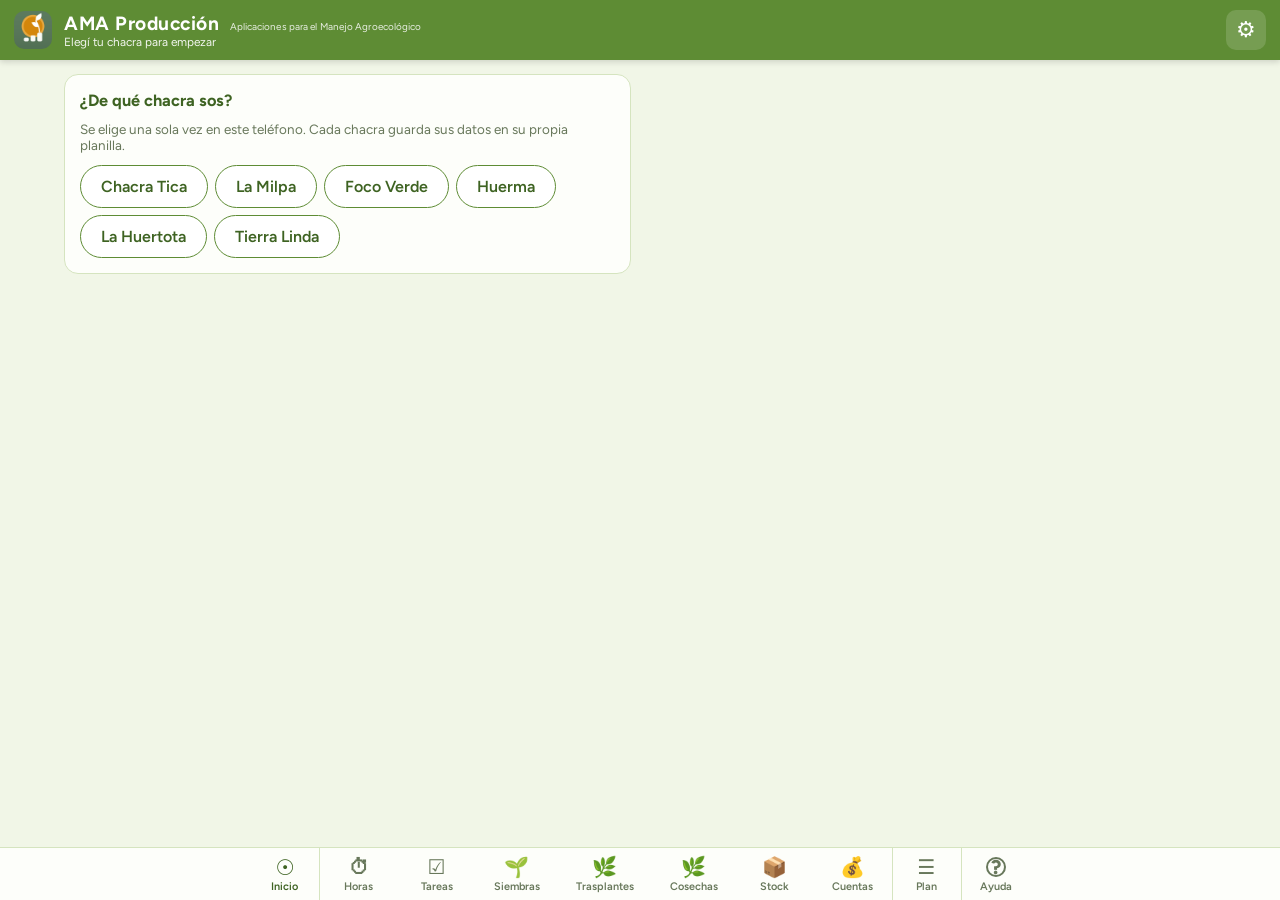
<file: docs/index.html>
<!DOCTYPE html>
<html lang="es">
<head>
<meta charset="utf-8">
<meta name="viewport" content="width=device-width, initial-scale=1, viewport-fit=cover">
<meta name="theme-color" content="#5E8C34" media="(prefers-color-scheme: light)">
<meta name="theme-color" content="#1C2416" media="(prefers-color-scheme: dark)">
<title>AMA Producción</title>
<script>
  /* El tema elegido a mano (Configuración → Apariencia) va antes de dibujar
     nada: si no, abrir en oscuro mostraría un instante la pantalla blanca.
     Sin elegir, manda el teléfono (prefers-color-scheme en styles.css). */
  try {
    var tema = JSON.parse(localStorage.getItem("monagric_tema") || '""');
    if (tema === "claro" || tema === "oscuro") document.documentElement.dataset.tema = tema;
  } catch (e) {}
</script>
<link rel="preload" href="fuentes/figtree.woff2" as="font" type="font/woff2" crossorigin>
<link rel="manifest" href="manifest.webmanifest">
<link rel="icon" href="img/icon-192.png">
<link rel="apple-touch-icon" href="img/icon-192.png">
<link rel="stylesheet" href="styles.css">
</head>
<body>

<header class="topbar">
  <img src="img/icon-192.png" alt="" class="topbar-logo">
  <div class="topbar-title">
    <h1>AMA Producción <small>Aplicaciones para el Manejo Agroecológico</small></h1>
    <span id="estado-sync" class="estado-sync">Cargando…</span>
  </div>
  <button id="btn-ajustes" class="topbar-btn" title="Ajustes" aria-label="Ajustes">&#9881;</button>
</header>

<main id="vista"></main>

<!-- Inicio y Plan quedan fijos en las puntas; el medio se desliza con el dedo
     para ir sumando secciones sin que la barra se apriete. -->
<nav class="tabs">
  <button data-vista="inicio" class="tab fija activa"><span class="tab-icono">&#9737;</span>Inicio</button>

  <div class="tabs-medio" id="tabs-medio">
    <button data-vista="horas" class="tab"><span class="tab-icono">&#9201;</span>Horas</button>
    <button data-vista="tareas" class="tab"><span class="tab-icono">&#9745;</span>Tareas</button>
    <button data-vista="siembras" class="tab"><span class="tab-icono">&#127793;</span>Siembras</button>
    <button data-vista="trasplantes" class="tab"><span class="tab-icono">&#127807;</span>Trasplantes</button>
    <button data-vista="cosechas" class="tab"><span class="tab-icono">&#127807;</span>Cosechas</button>
    <button data-vista="stock" class="tab" hidden><span class="tab-icono">&#128230;</span>Stock</button>
    <button data-vista="cuentas" class="tab" hidden><span class="tab-icono">&#128176;</span>Cuentas</button>
  </div>

  <button data-vista="plan" class="tab fija"><span class="tab-icono">&#9776;</span>Plan</button>
  <!-- La guía es una página aparte: no se descarga con la app ni la guarda
       el service worker, así no la hace más lenta. -->
  <a class="tab fija tab-ayuda" href="ayuda/" target="_blank" rel="noopener"
     title="Guía de uso de la app"><span class="tab-icono">?</span>Ayuda</a>
</nav>

<div id="aviso" class="aviso oculto"></div>

<!-- El frontend, en orden: cada archivo usa lo que cargaron los anteriores.
     Ver la cabecera de cada uno. Antes era un solo app.js de 6.200 líneas. -->
<script src="js/base.js"></script>
<script src="js/catalogo.js"></script>
<script src="js/servicio.js"></script>
<script src="js/componentes.js"></script>
<script src="js/pendientes.js"></script>
<script src="js/plan-grafico.js"></script>
<script src="js/tablero.js"></script>
<script src="js/cierres.js"></script>
<script src="js/plan-mapa.js"></script>
<script src="js/plan-cultivos.js"></script>
<script src="js/ficha.js"></script>
<script src="js/registros.js"></script>
<script src="js/cuentas.js"></script>
<script src="js/tareas.js"></script>
<script src="js/stock.js"></script>
<script src="js/configuracion.js"></script>
<script src="js/formularios.js"></script>
<script src="js/pizarra-foto.js"></script>
<script src="js/vistas.js"></script>
<script src="js/render.js"></script>
<script src="js/arranque.js"></script>
</body>
</html>
</file>
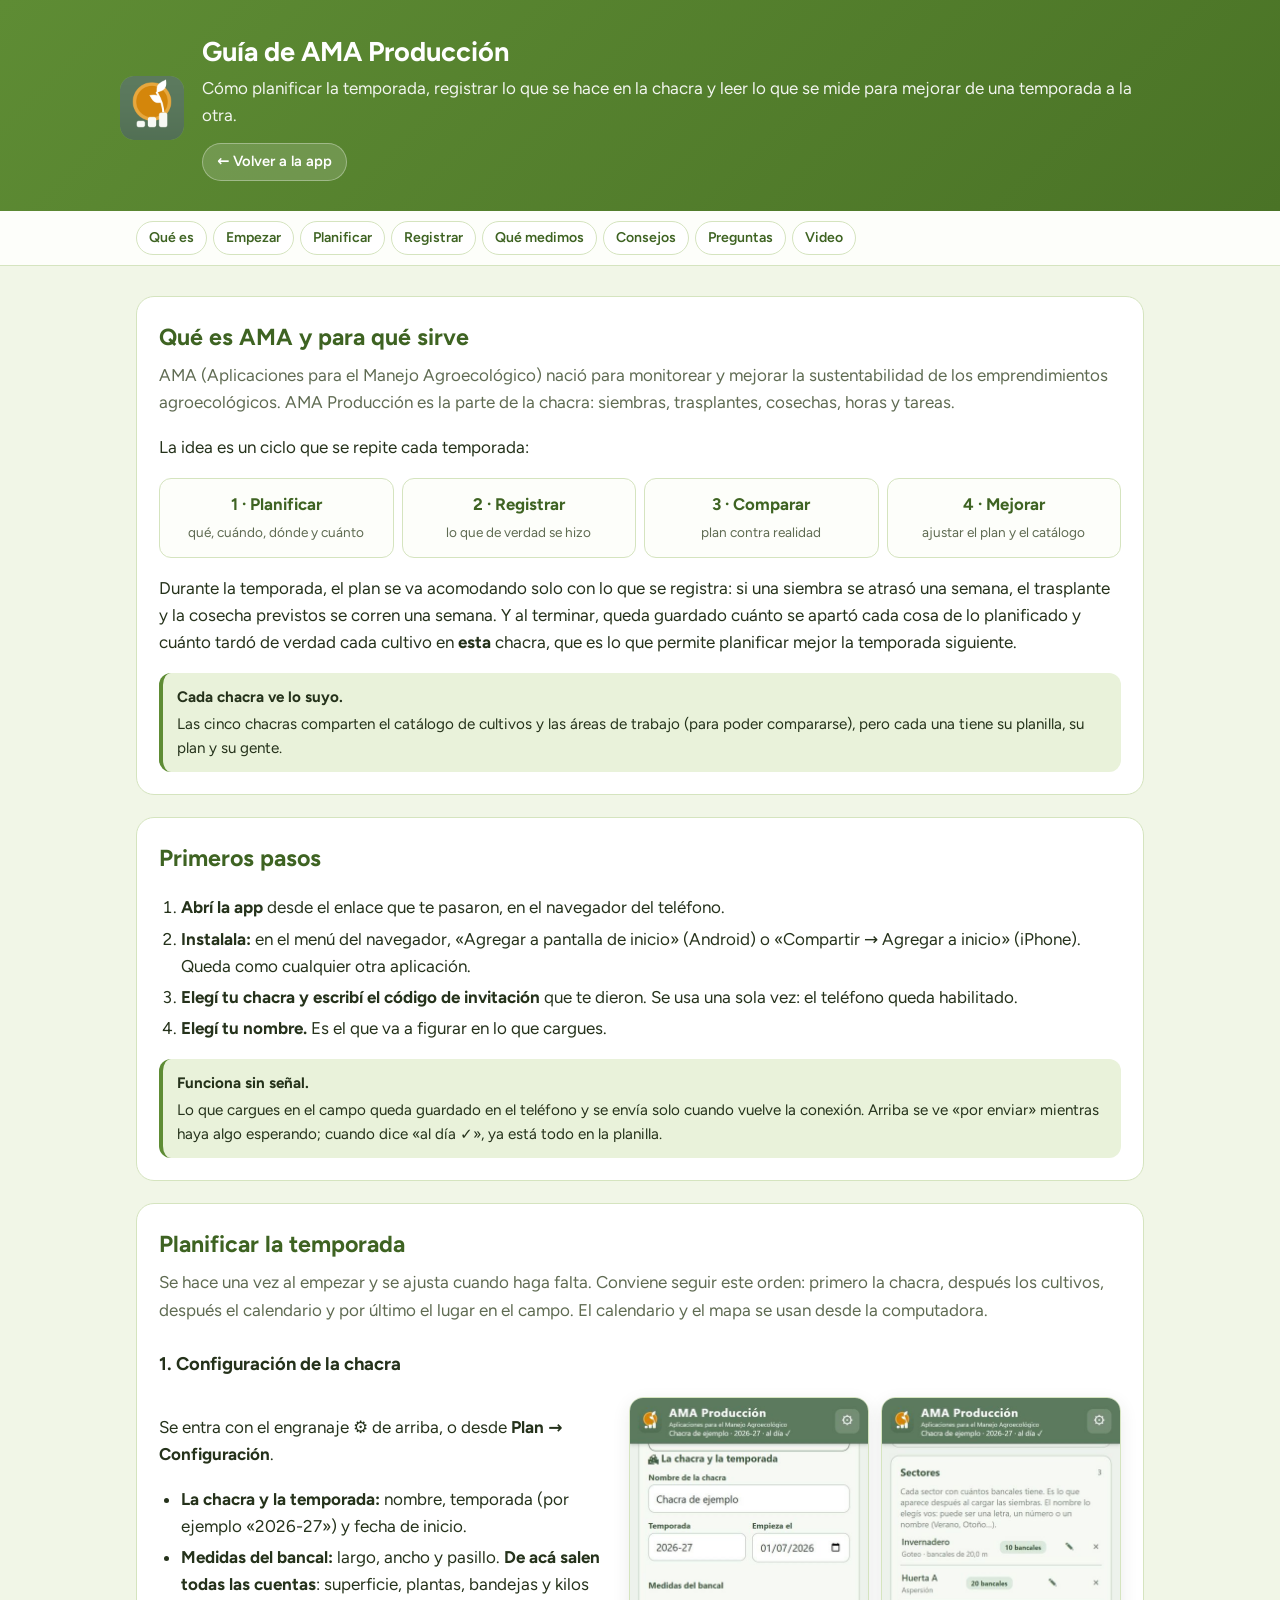
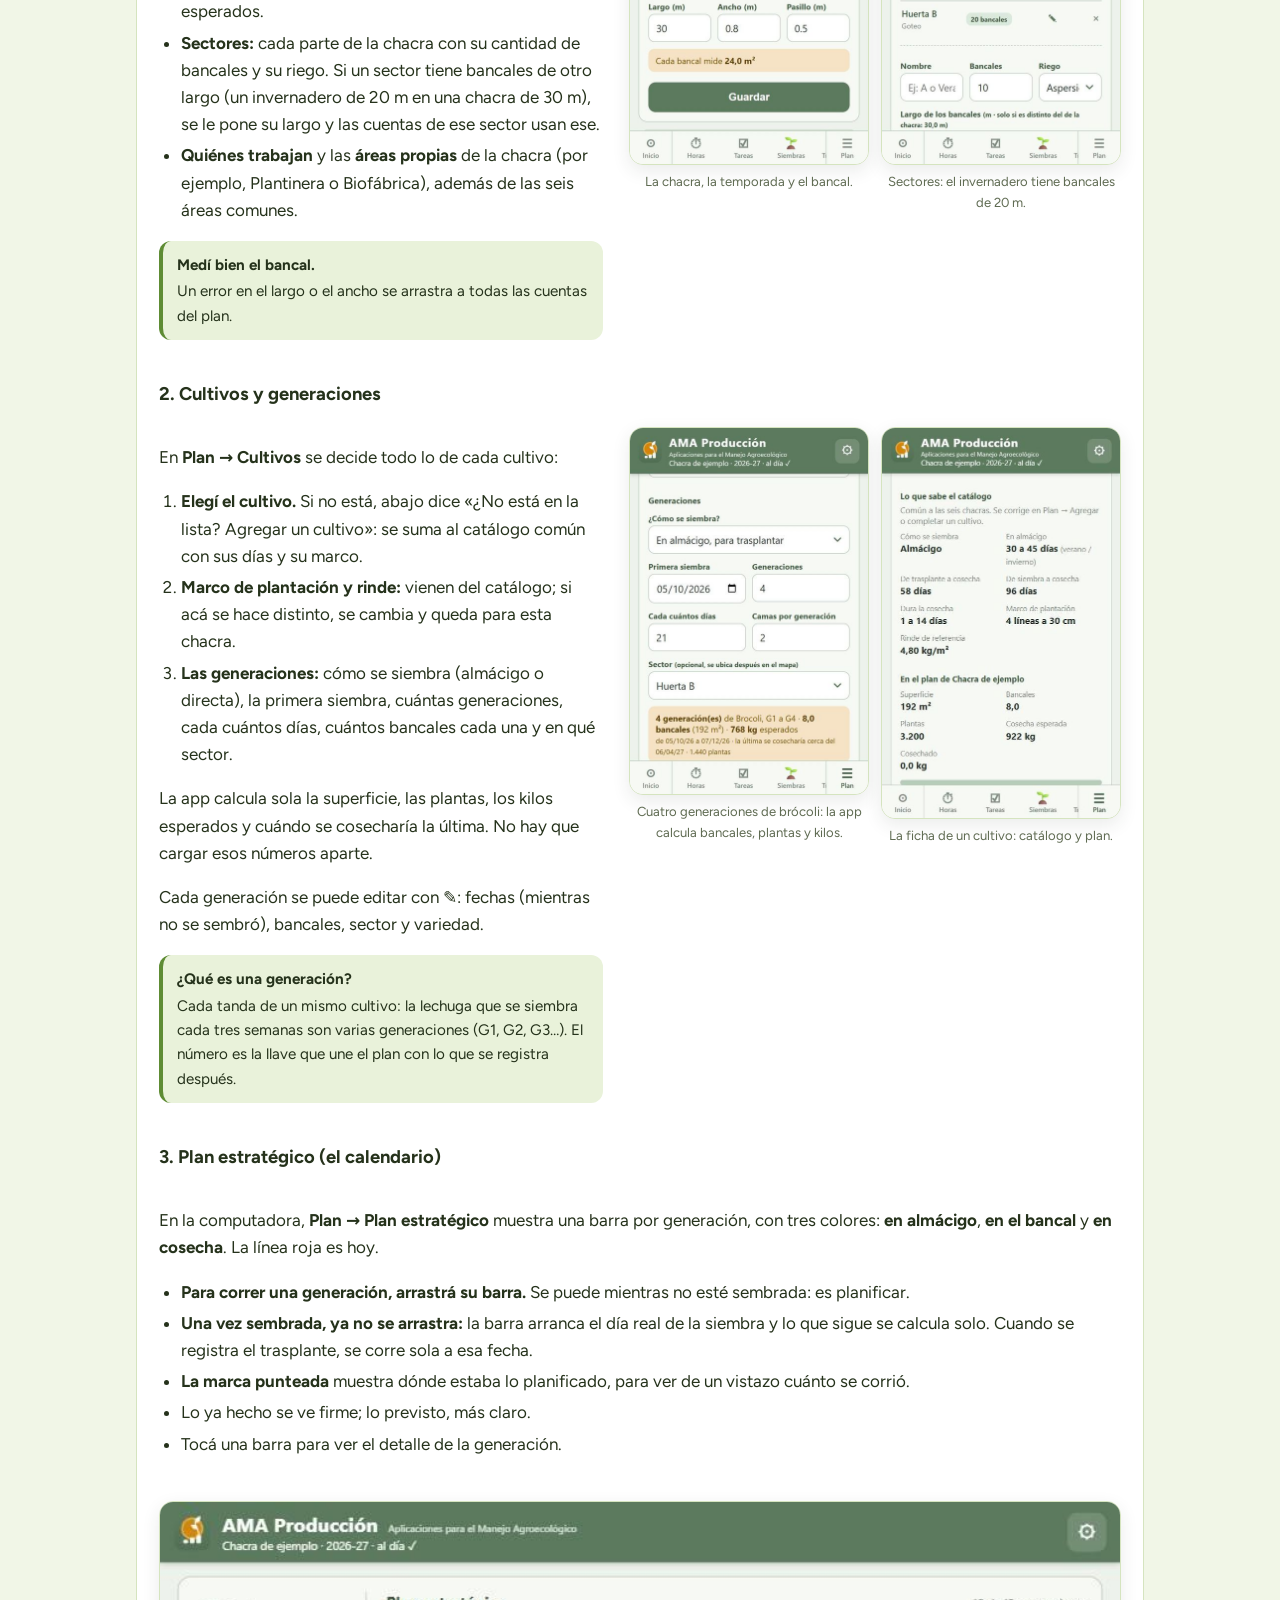
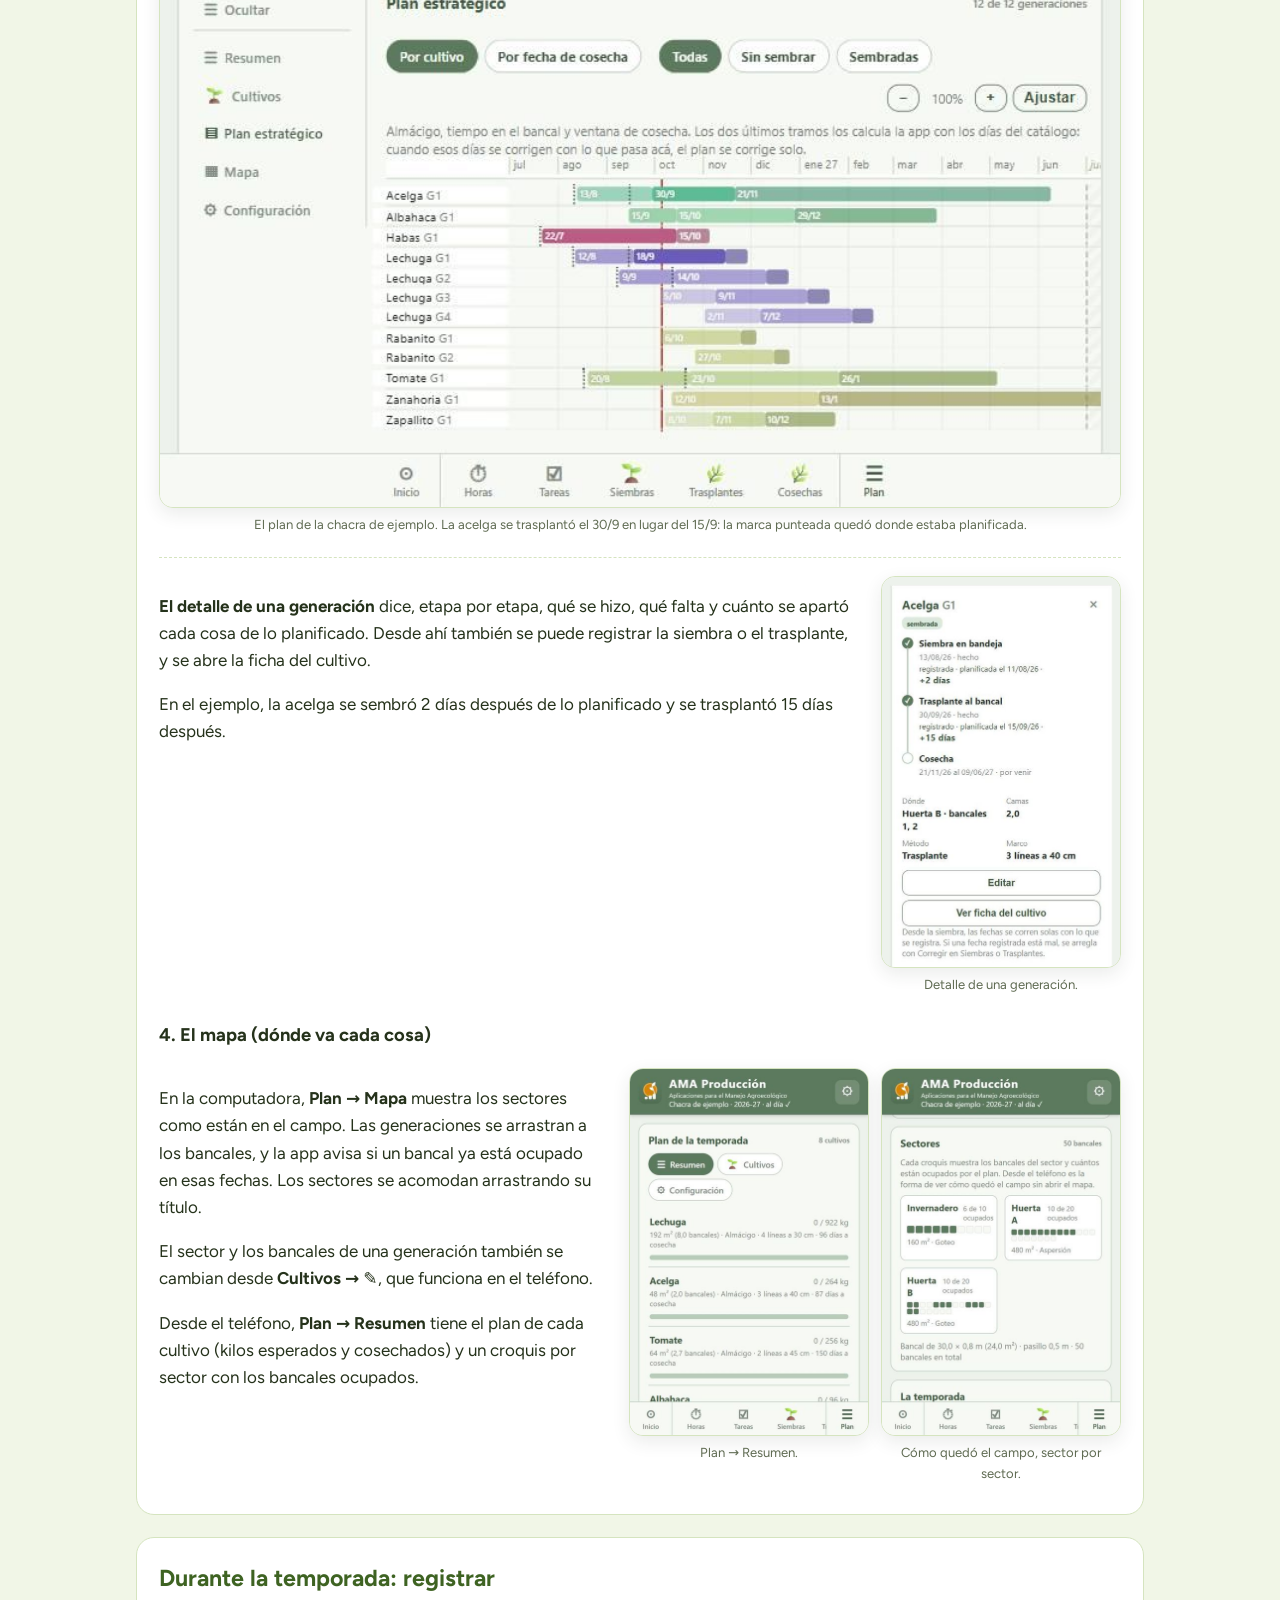
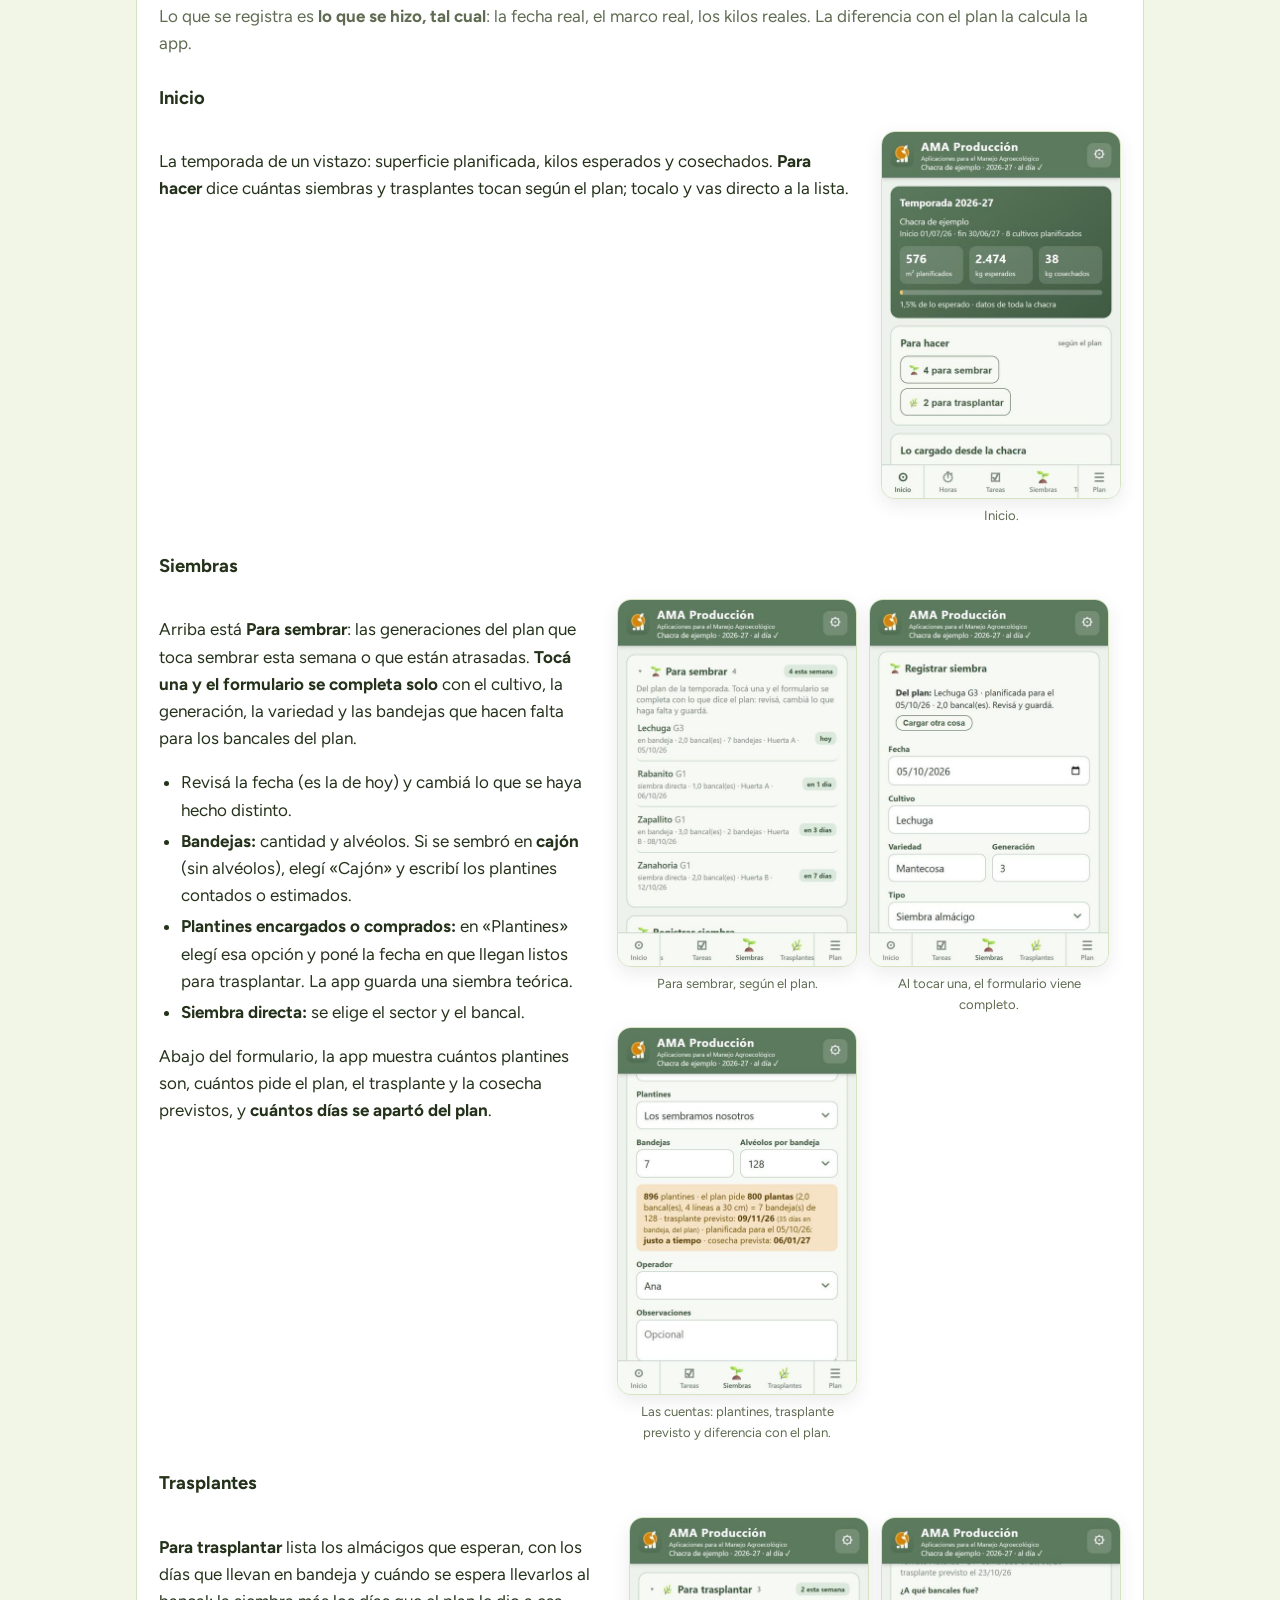
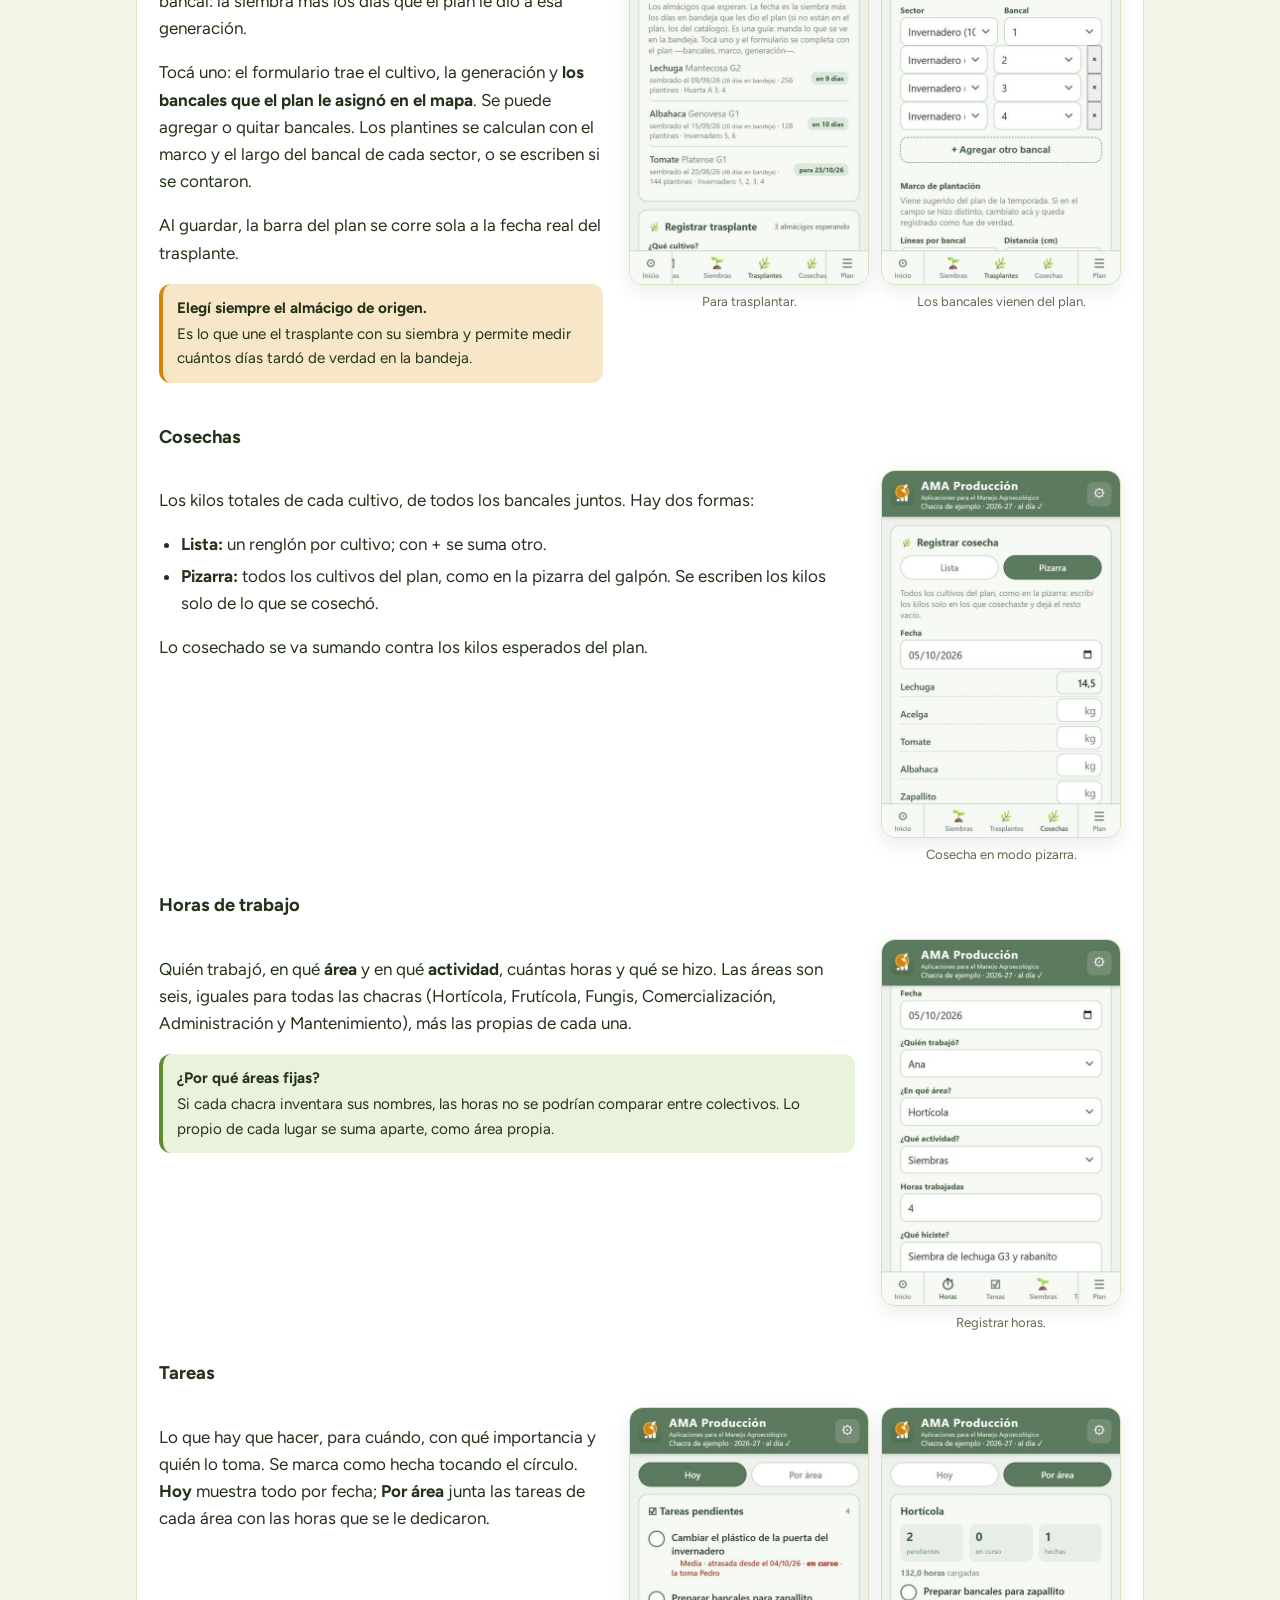
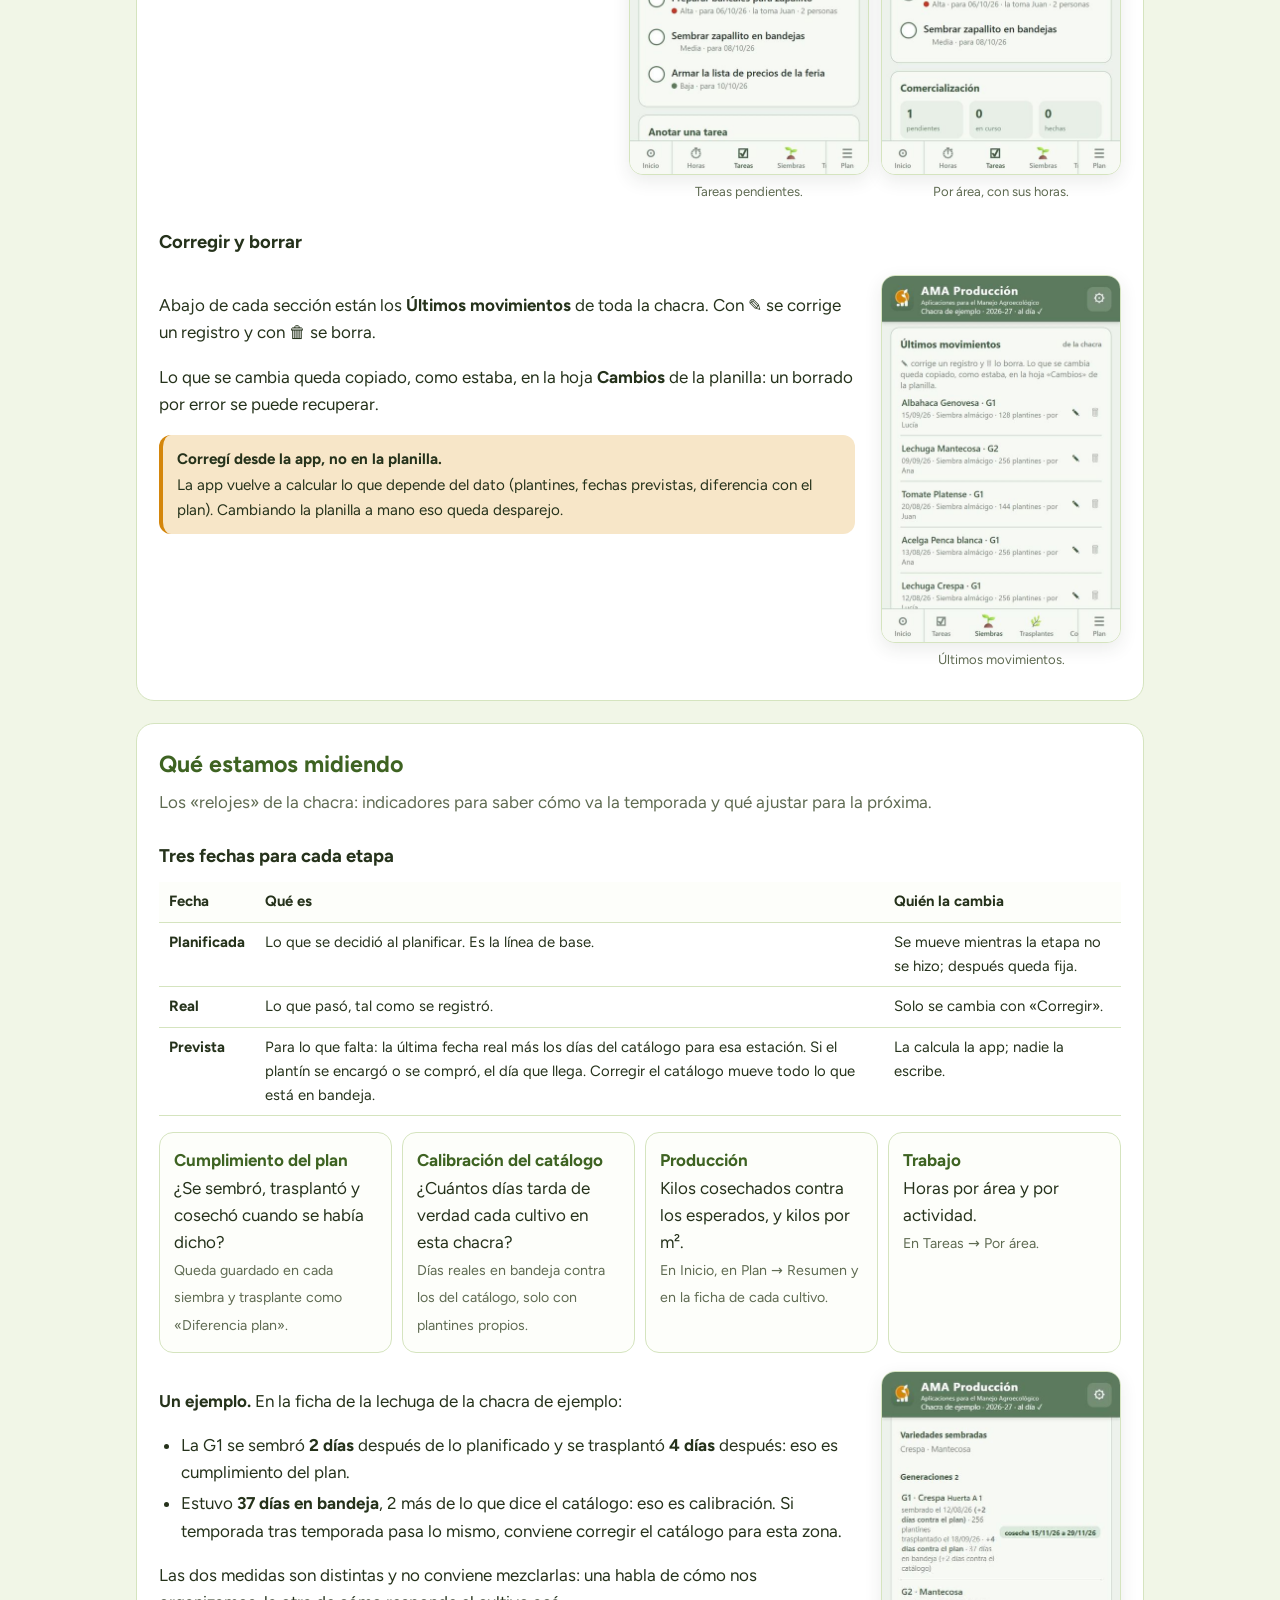
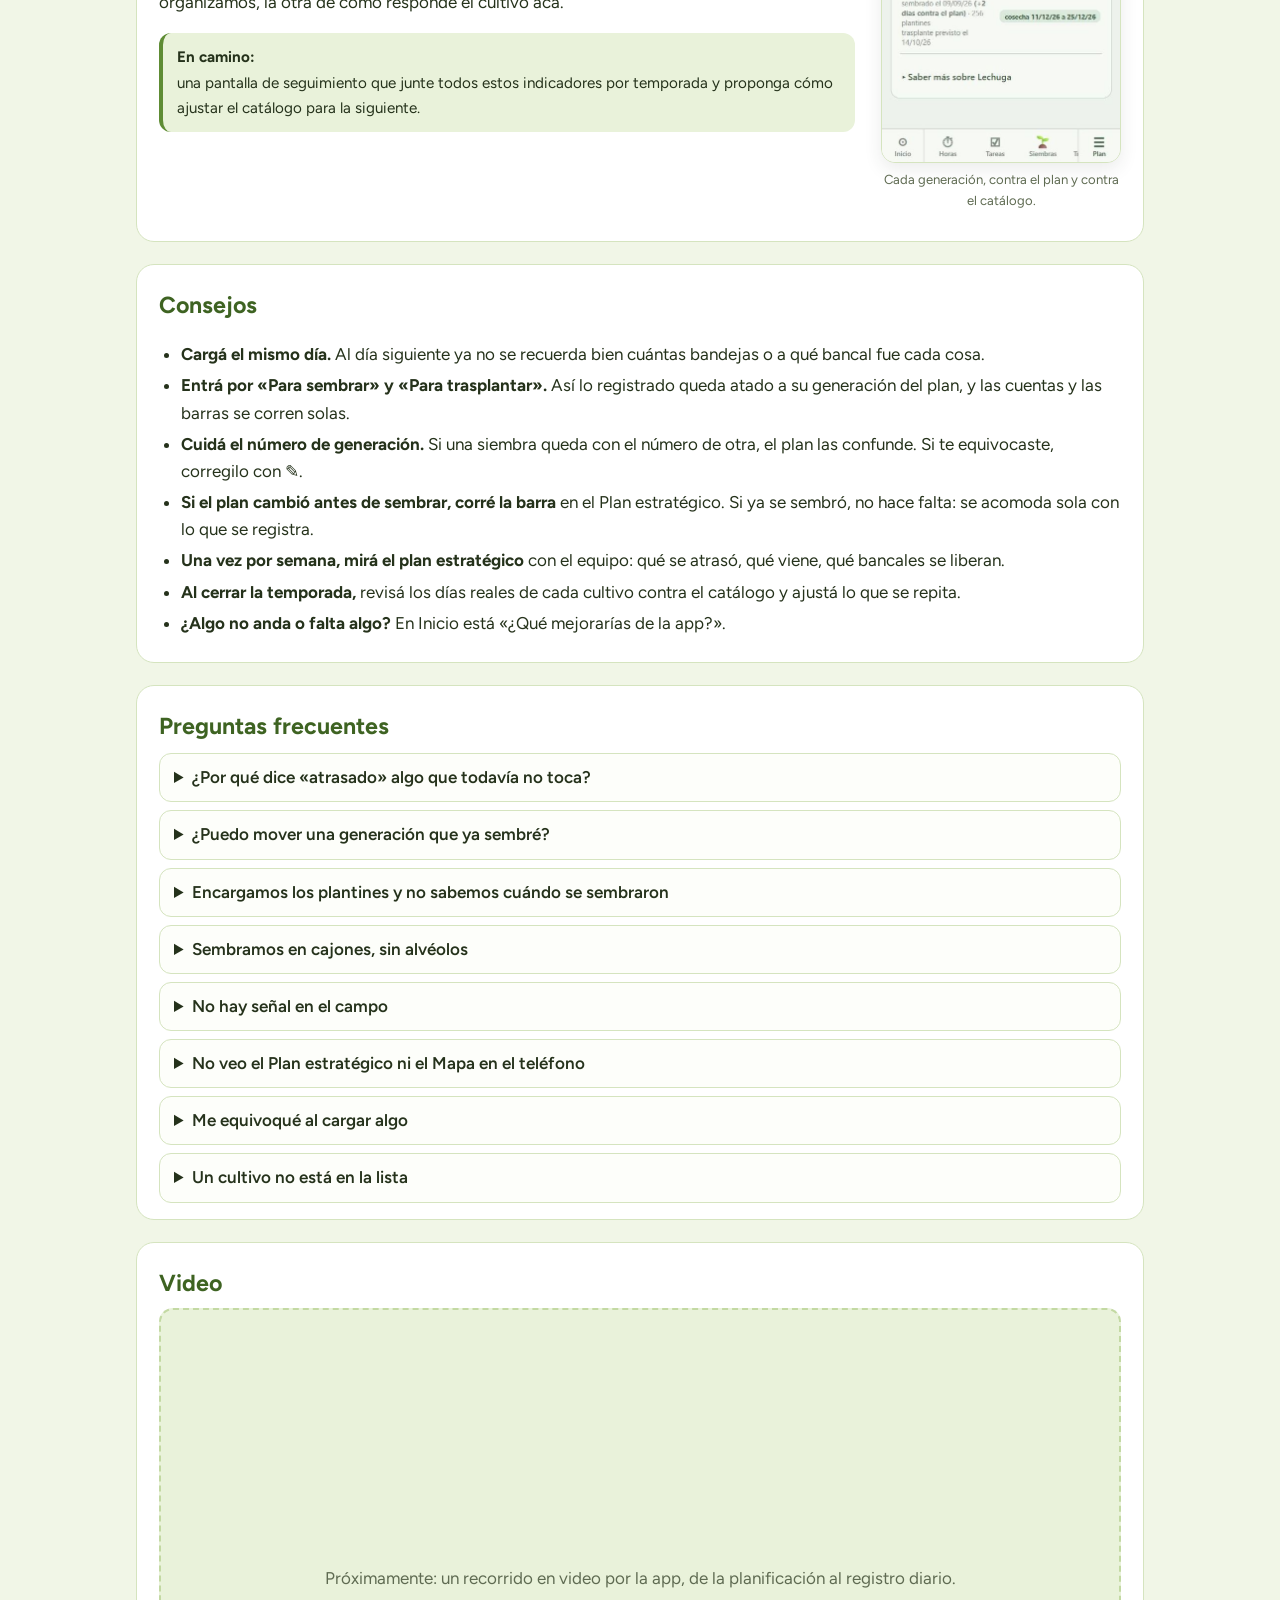
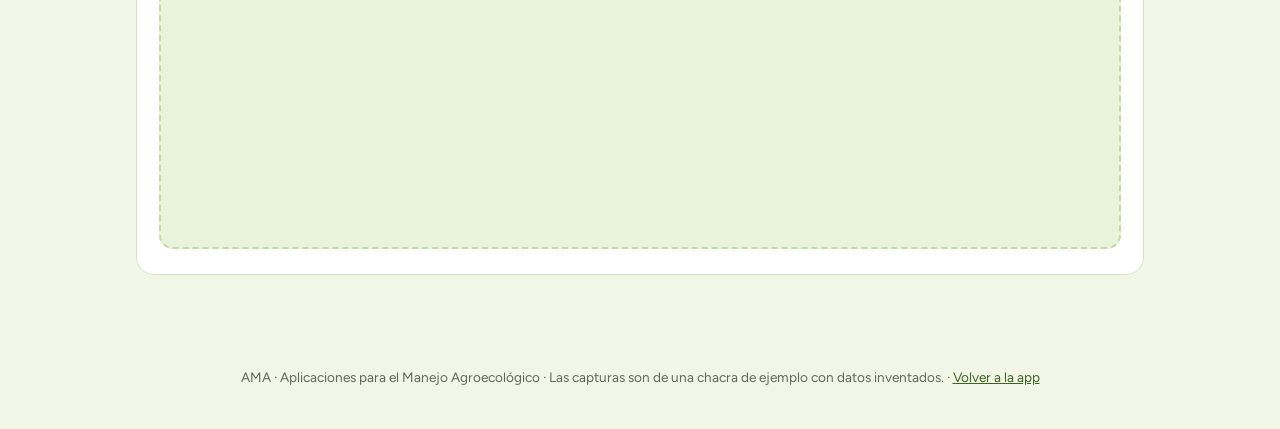
<file: docs/ayuda/index.html>
<!DOCTYPE html>
<html lang="es">
<head>
<meta charset="utf-8">
<meta name="viewport" content="width=device-width, initial-scale=1">
<meta name="theme-color" content="#5E8C34">
<title>Guía de AMA Producción</title>
<meta name="description" content="Cómo usar AMA Producción: planificar la temporada, registrar lo que se hace en la chacra y leer lo que se mide.">
<link rel="icon" href="../img/icon-192.png">
<!-- Página aparte de la app: no la descarga la app ni la guarda el service
     worker, así no le suma peso al teléfono. Las capturas son de una chacra de
     ejemplo con datos inventados (ver capturas/datos-ejemplo.js). -->
<style>
  @font-face { font-family: "Figtree"; src: url("../fuentes/figtree.woff2") format("woff2");
               font-weight: 300 900; font-display: swap; }
  :root {
    --sage: #5E8C34; --sage-dark: #3E6322; --sage-suave: #E9F2DA; --crema: #FDFEFA;
    --ambar: #D4860B; --ambar-suave: #f7e6c8; --texto: #25321B; --gris: #5f6b52; --borde: #D5E4BF;
    --ancho: 1040px;
  }
  * { box-sizing: border-box; }
  html { scroll-behavior: smooth; scroll-padding-top: 64px; }
  body { margin: 0; background: #F1F6E7; color: var(--texto);
         font: 17px/1.6 "Figtree", system-ui, -apple-system, "Segoe UI", Roboto, sans-serif; }
  a { color: var(--sage-dark); }
  header.portada { background: linear-gradient(135deg, #5E8C34, #4A7326); color: #fff; padding: 36px 16px 30px; }
  .portada .dentro { max-width: var(--ancho); margin: 0 auto; display: flex; gap: 18px; align-items: center; }
  .portada img { width: 64px; height: 64px; border-radius: 14px; background: #fff2; }
  .portada h1 { margin: 0; font-size: 1.7rem; line-height: 1.2; }
  .portada p { margin: 6px 0 0; opacity: .92; }
  .volver { display: inline-block; margin-top: 14px; color: #fff; background: #ffffff26; border: 1px solid #ffffff55;
            padding: 6px 14px; border-radius: 999px; text-decoration: none; font-weight: 600; font-size: .92rem; }
  nav.indice { position: sticky; top: 0; z-index: 5; background: var(--crema); border-bottom: 1px solid var(--borde); }
  nav.indice .dentro { max-width: var(--ancho); margin: 0 auto; display: flex; gap: 6px; overflow-x: auto;
                       padding: 10px 16px; scrollbar-width: none; }
  nav.indice a { flex: 0 0 auto; text-decoration: none; padding: 5px 12px; border-radius: 999px;
                 background: #fff; border: 1px solid var(--borde); font-size: .88rem; font-weight: 600; color: var(--sage-dark); }
  main { max-width: var(--ancho); margin: 0 auto; padding: 8px 16px 60px; }
  section { background: #fff; border: 1px solid var(--borde); border-radius: 18px; padding: 22px 22px 8px; margin: 22px 0; }
  h2 { margin: 0 0 6px; font-size: 1.45rem; color: var(--sage-dark); }
  h3 { margin: 26px 0 6px; font-size: 1.15rem; }
  .bajada { color: var(--gris); margin-top: 0; }
  .paso { display: grid; grid-template-columns: 1fr; gap: 14px; align-items: start; margin: 18px 0 22px; }
  .paso + .paso { border-top: 1px dashed var(--borde); padding-top: 18px; }
  .capturas { display: flex; gap: 12px; flex-wrap: wrap; justify-content: center; }
  /* Ancho propio: las capturas cargan de a poco, y sin esto la figura se
     achicaba hasta que llegaba la imagen. */
  figure { margin: 0; text-align: center; width: 260px; max-width: 100%; flex: 0 0 auto; }
  figure.ancha { width: 100%; }
  figure img { display: block; width: 100%; max-width: 260px; height: auto; border-radius: 14px;
               border: 1px solid var(--borde); box-shadow: 0 6px 18px #2c3a2818; background: var(--crema); }
  figure.ancha img { max-width: 100%; }
  figcaption { font-size: .82rem; color: var(--gris); margin-top: 6px; max-width: 260px; }
  figure.ancha figcaption { max-width: none; }
  ol, ul { padding-left: 1.3em; }
  li { margin: 4px 0; }
  .consejo, .ojo { border-radius: 12px; padding: 12px 14px; margin: 14px 0; font-size: .95rem; }
  .consejo { background: var(--sage-suave); border-left: 4px solid var(--sage); }
  .ojo { background: var(--ambar-suave); border-left: 4px solid var(--ambar); }
  .consejo b:first-child, .ojo b:first-child { display: block; margin-bottom: 2px; }
  .ciclo { display: grid; grid-template-columns: repeat(4, 1fr); gap: 8px; margin: 16px 0 10px; }
  .ciclo div { background: var(--crema); border: 1px solid var(--borde); border-radius: 12px; padding: 12px; text-align: center; }
  .ciclo b { display: block; color: var(--sage-dark); font-size: 1.05rem; }
  .ciclo span { font-size: .85rem; color: var(--gris); }
  table { border-collapse: collapse; width: 100%; font-size: .93rem; margin: 10px 0 16px; }
  th, td { text-align: left; padding: 8px 10px; border-bottom: 1px solid var(--borde); vertical-align: top; }
  th { background: var(--crema); }
  .relojes { display: grid; grid-template-columns: repeat(auto-fit, minmax(210px, 1fr)); gap: 10px; margin: 12px 0 18px; }
  .reloj { border: 1px solid var(--borde); border-radius: 14px; padding: 14px; background: var(--crema); }
  .reloj b { display: block; color: var(--sage-dark); }
  .reloj small { color: var(--gris); }
  details { border: 1px solid var(--borde); border-radius: 12px; padding: 10px 14px; margin: 8px 0; background: var(--crema); }
  summary { cursor: pointer; font-weight: 600; }
  .video { aspect-ratio: 16/9; border-radius: 14px; background: var(--sage-suave); border: 2px dashed #C3D9A3;
           display: flex; align-items: center; justify-content: center; text-align: center; color: var(--gris); padding: 20px; }
  footer { text-align: center; color: var(--gris); font-size: .85rem; padding: 10px 16px 40px; }
  @media (min-width: 820px) {
    .paso { grid-template-columns: minmax(0, 1fr) auto; gap: 26px; }
    .paso.al-reves { grid-template-columns: auto minmax(0, 1fr); }
    .paso.al-reves .capturas { order: -1; }
    .paso.ancho { grid-template-columns: 1fr; }
    /* Dos capturas por fila como mucho: con tres, el texto quedaba en una
       columna de 160 px. */
    .capturas { justify-content: flex-start; max-width: 504px; }
    .paso.ancho .capturas { max-width: none; }
    figure { width: 240px; }
    figure.ancha { width: 100%; }
    figure img { max-width: 240px; }
  }
  @media (max-width: 560px) {
    body { font-size: 16px; }
    header.portada { padding: 24px 16px 22px; }
    .portada .dentro { flex-direction: column; align-items: flex-start; gap: 10px; }
    .portada img { width: 48px; height: 48px; border-radius: 11px; }
    .portada h1 { font-size: 1.45rem; }
    section { padding: 18px 16px 6px; border-radius: 14px; }
    .ciclo { grid-template-columns: repeat(2, 1fr); }
    figure { width: 230px; }
    figure.ancha { width: 100%; }
    figure img { max-width: 230px; }
  }
</style>
</head>
<body>

<header class="portada">
  <div class="dentro">
    <img src="../img/icon-192.png" alt="">
    <div>
      <h1>Guía de AMA Producción</h1>
      <p>Cómo planificar la temporada, registrar lo que se hace en la chacra y leer lo que
      se mide para mejorar de una temporada a la otra.</p>
      <a class="volver" href="../">← Volver a la app</a>
    </div>
  </div>
</header>

<nav class="indice" aria-label="Secciones">
  <div class="dentro">
    <a href="#que-es">Qué es</a>
    <a href="#empezar">Empezar</a>
    <a href="#planificar">Planificar</a>
    <a href="#registrar">Registrar</a>
    <a href="#medimos">Qué medimos</a>
    <a href="#consejos">Consejos</a>
    <a href="#preguntas">Preguntas</a>
    <a href="#video">Video</a>
  </div>
</nav>

<main>

<!-- ================================================================== -->
<section id="que-es">
  <h2>Qué es AMA y para qué sirve</h2>
  <p class="bajada">AMA (Aplicaciones para el Manejo Agroecológico) nació para monitorear y
  mejorar la sustentabilidad de los emprendimientos agroecológicos. AMA Producción es la
  parte de la chacra: siembras, trasplantes, cosechas, horas y tareas.</p>

  <p>La idea es un ciclo que se repite cada temporada:</p>
  <div class="ciclo">
    <div><b>1 · Planificar</b><span>qué, cuándo, dónde y cuánto</span></div>
    <div><b>2 · Registrar</b><span>lo que de verdad se hizo</span></div>
    <div><b>3 · Comparar</b><span>plan contra realidad</span></div>
    <div><b>4 · Mejorar</b><span>ajustar el plan y el catálogo</span></div>
  </div>
  <p>Durante la temporada, el plan se va acomodando solo con lo que se registra: si una
  siembra se atrasó una semana, el trasplante y la cosecha previstos se corren una semana.
  Y al terminar, queda guardado cuánto se apartó cada cosa de lo planificado y cuánto
  tardó de verdad cada cultivo en <b>esta</b> chacra, que es lo que permite planificar
  mejor la temporada siguiente.</p>

  <div class="consejo"><b>Cada chacra ve lo suyo.</b>
  Las cinco chacras comparten el catálogo de cultivos y las áreas de trabajo (para poder
  compararse), pero cada una tiene su planilla, su plan y su gente.</div>
</section>

<!-- ================================================================== -->
<section id="empezar">
  <h2>Primeros pasos</h2>
  <ol>
    <li><b>Abrí la app</b> desde el enlace que te pasaron, en el navegador del teléfono.</li>
    <li><b>Instalala:</b> en el menú del navegador, «Agregar a pantalla de inicio» (Android)
      o «Compartir → Agregar a inicio» (iPhone). Queda como cualquier otra aplicación.</li>
    <li><b>Elegí tu chacra y escribí el código de invitación</b> que te dieron. Se usa una
      sola vez: el teléfono queda habilitado.</li>
    <li><b>Elegí tu nombre.</b> Es el que va a figurar en lo que cargues.</li>
  </ol>
  <div class="consejo"><b>Funciona sin señal.</b>
  Lo que cargues en el campo queda guardado en el teléfono y se envía solo cuando vuelve la
  conexión. Arriba se ve «por enviar» mientras haya algo esperando; cuando dice «al día ✓»,
  ya está todo en la planilla.</div>
</section>

<!-- ================================================================== -->
<section id="planificar">
  <h2>Planificar la temporada</h2>
  <p class="bajada">Se hace una vez al empezar y se ajusta cuando haga falta. Conviene
  seguir este orden: primero la chacra, después los cultivos, después el calendario y por
  último el lugar en el campo. El calendario y el mapa se usan desde la computadora.</p>

  <h3>1. Configuración de la chacra</h3>
  <div class="paso">
    <div>
      <p>Se entra con el engranaje ⚙ de arriba, o desde <b>Plan → Configuración</b>.</p>
      <ul>
        <li><b>La chacra y la temporada:</b> nombre, temporada (por ejemplo «2026-27») y
          fecha de inicio.</li>
        <li><b>Medidas del bancal:</b> largo, ancho y pasillo. <b>De acá salen todas las
          cuentas</b>: superficie, plantas, bandejas y kilos esperados.</li>
        <li><b>Sectores:</b> cada parte de la chacra con su cantidad de bancales y su riego.
          Si un sector tiene bancales de otro largo (un invernadero de 20 m en una chacra de
          30 m), se le pone su largo y las cuentas de ese sector usan ese.</li>
        <li><b>Quiénes trabajan</b> y las <b>áreas propias</b> de la chacra (por ejemplo,
          Plantinera o Biofábrica), además de las seis áreas comunes.</li>
      </ul>
      <div class="consejo"><b>Medí bien el bancal.</b>
      Un error en el largo o el ancho se arrastra a todas las cuentas del plan.</div>
    </div>
    <div class="capturas">
      <figure><img loading="lazy" src="img/14-config-chacra.jpg" width="480" height="738"
        alt="Formulario de la chacra: nombre, temporada y medidas del bancal">
        <figcaption>La chacra, la temporada y el bancal.</figcaption></figure>
      <figure><img loading="lazy" src="img/15-config-sectores.jpg" width="480" height="738"
        alt="Lista de sectores con bancales, riego y largo propio">
        <figcaption>Sectores: el invernadero tiene bancales de 20 m.</figcaption></figure>
    </div>
  </div>

  <h3>2. Cultivos y generaciones</h3>
  <div class="paso">
    <div>
      <p>En <b>Plan → Cultivos</b> se decide todo lo de cada cultivo:</p>
      <ol>
        <li><b>Elegí el cultivo.</b> Si no está, abajo dice «¿No está en la lista? Agregar un
          cultivo»: se suma al catálogo común con sus días y su marco.</li>
        <li><b>Marco de plantación y rinde:</b> vienen del catálogo; si acá se hace distinto,
          se cambia y queda para esta chacra.</li>
        <li><b>Las generaciones:</b> cómo se siembra (almácigo o directa), la primera
          siembra, cuántas generaciones, cada cuántos días, cuántos bancales cada una y en
          qué sector.</li>
      </ol>
      <p>La app calcula sola la superficie, las plantas, los kilos esperados y cuándo se
      cosecharía la última. No hay que cargar esos números aparte.</p>
      <p>Cada generación se puede editar con ✎: fechas (mientras no se sembró), bancales,
      sector y variedad.</p>
      <div class="consejo"><b>¿Qué es una generación?</b>
      Cada tanda de un mismo cultivo: la lechuga que se siembra cada tres semanas son varias
      generaciones (G1, G2, G3…). El número es la llave que une el plan con lo que se
      registra después.</div>
    </div>
    <div class="capturas">
      <figure><img loading="lazy" src="img/17-cultivos-generaciones.jpg" width="480" height="738"
        alt="Cuatro generaciones de brócoli cada 21 días, con bancales y kilos calculados">
        <figcaption>Cuatro generaciones de brócoli: la app calcula bancales, plantas y kilos.</figcaption></figure>
      <figure><img loading="lazy" src="img/20-ficha-catalogo.jpg" width="480" height="787"
        alt="Ficha de la lechuga: lo que dice el catálogo y el plan de la chacra">
        <figcaption>La ficha de un cultivo: catálogo y plan.</figcaption></figure>
    </div>
  </div>

  <h3>3. Plan estratégico (el calendario)</h3>
  <div class="paso ancho">
    <div>
      <p>En la computadora, <b>Plan → Plan estratégico</b> muestra una barra por
      generación, con tres colores: <b>en almácigo</b>, <b>en el bancal</b> y
      <b>en cosecha</b>. La línea roja es hoy.</p>
      <ul>
        <li><b>Para correr una generación, arrastrá su barra.</b> Se puede mientras no esté
          sembrada: es planificar.</li>
        <li><b>Una vez sembrada, ya no se arrastra:</b> la barra arranca el día real de la
          siembra y lo que sigue se calcula solo. Cuando se registra el trasplante, se corre
          sola a esa fecha.</li>
        <li><b>La marca punteada</b> muestra dónde estaba lo planificado, para ver de un
          vistazo cuánto se corrió.</li>
        <li>Lo ya hecho se ve firme; lo previsto, más claro.</li>
        <li>Tocá una barra para ver el detalle de la generación.</li>
      </ul>
    </div>
    <div class="capturas">
      <figure class="ancha"><img loading="lazy" src="img/18-plan-estrategico.jpg" width="800" height="504"
        alt="Calendario de la temporada con una barra por generación">
        <figcaption>El plan de la chacra de ejemplo. La acelga se trasplantó el 30/9 en lugar
        del 15/9: la marca punteada quedó donde estaba planificada.</figcaption></figure>
    </div>
  </div>
  <div class="paso">
    <div>
      <p><b>El detalle de una generación</b> dice, etapa por etapa, qué se hizo, qué falta
      y cuánto se apartó cada cosa de lo planificado. Desde ahí también se puede registrar
      la siembra o el trasplante, y se abre la ficha del cultivo.</p>
      <p>En el ejemplo, la acelga se sembró 2 días después de lo planificado y se trasplantó
      15 días después.</p>
    </div>
    <div class="capturas">
      <figure><img loading="lazy" src="img/19-detalle-generacion.jpg" width="480" height="787"
        alt="Detalle de la acelga G1: sembrada +2 días, trasplantada +15 días">
        <figcaption>Detalle de una generación.</figcaption></figure>
    </div>
  </div>

  <h3>4. El mapa (dónde va cada cosa)</h3>
  <div class="paso">
    <div>
      <p>En la computadora, <b>Plan → Mapa</b> muestra los sectores como están en el
      campo. Las generaciones se arrastran a los bancales, y la app avisa si un bancal ya
      está ocupado en esas fechas. Los sectores se acomodan arrastrando su título.</p>
      <p>El sector y los bancales de una generación también se cambian desde
      <b>Cultivos → ✎</b>, que funciona en el teléfono.</p>
      <p>Desde el teléfono, <b>Plan → Resumen</b> tiene el plan de cada cultivo (kilos
      esperados y cosechados) y un croquis por sector con los bancales ocupados.</p>
    </div>
    <div class="capturas">
      <figure><img loading="lazy" src="img/12-plan-resumen.jpg" width="480" height="738"
        alt="Resumen del plan: cada cultivo con su superficie y kilos">
        <figcaption>Plan → Resumen.</figcaption></figure>
      <figure><img loading="lazy" src="img/13-plan-sectores.jpg" width="480" height="738"
        alt="Croquis de los sectores con los bancales ocupados">
        <figcaption>Cómo quedó el campo, sector por sector.</figcaption></figure>
    </div>
  </div>
</section>

<!-- ================================================================== -->
<section id="registrar">
  <h2>Durante la temporada: registrar</h2>
  <p class="bajada">Lo que se registra es <b>lo que se hizo, tal cual</b>: la fecha real,
  el marco real, los kilos reales. La diferencia con el plan la calcula la app.</p>

  <h3>Inicio</h3>
  <div class="paso">
    <div>
      <p>La temporada de un vistazo: superficie planificada, kilos esperados y cosechados.
      <b>Para hacer</b> dice cuántas siembras y trasplantes tocan según el plan; tocalo y
      vas directo a la lista.</p>
    </div>
    <div class="capturas">
      <figure><img loading="lazy" src="img/01-inicio.jpg" width="480" height="738"
        alt="Pantalla de inicio con la temporada y lo que hay para hacer">
        <figcaption>Inicio.</figcaption></figure>
    </div>
  </div>

  <h3>Siembras</h3>
  <div class="paso">
    <div>
      <p>Arriba está <b>Para sembrar</b>: las generaciones del plan que toca sembrar esta
      semana o que están atrasadas. <b>Tocá una y el formulario se completa solo</b> con el
      cultivo, la generación, la variedad y las bandejas que hacen falta para los bancales
      del plan.</p>
      <ul>
        <li>Revisá la fecha (es la de hoy) y cambiá lo que se haya hecho distinto.</li>
        <li><b>Bandejas:</b> cantidad y alvéolos. Si se sembró en <b>cajón</b> (sin
          alvéolos), elegí «Cajón» y escribí los plantines contados o estimados.</li>
        <li><b>Plantines encargados o comprados:</b> en «Plantines» elegí esa opción y poné
          la fecha en que llegan listos para trasplantar. La app guarda una siembra teórica.</li>
        <li><b>Siembra directa:</b> se elige el sector y el bancal.</li>
      </ul>
      <p>Abajo del formulario, la app muestra cuántos plantines son, cuántos pide el plan,
      el trasplante y la cosecha previstos, y <b>cuántos días se apartó del plan</b>.</p>
    </div>
    <div class="capturas">
      <figure><img loading="lazy" src="img/02-para-sembrar.jpg" width="480" height="738"
        alt="Lista Para sembrar con lechuga, rabanito, zapallito y zanahoria">
        <figcaption>Para sembrar, según el plan.</figcaption></figure>
      <figure><img loading="lazy" src="img/03-siembra-desde-plan.jpg" width="480" height="738"
        alt="Formulario de siembra completado con lo que dice el plan">
        <figcaption>Al tocar una, el formulario viene completo.</figcaption></figure>
      <figure><img loading="lazy" src="img/04-siembra-cuentas.jpg" width="480" height="738"
        alt="Cuentas de la siembra: plantines, trasplante previsto y diferencia con el plan">
        <figcaption>Las cuentas: plantines, trasplante previsto y diferencia con el plan.</figcaption></figure>
    </div>
  </div>

  <h3>Trasplantes</h3>
  <div class="paso">
    <div>
      <p><b>Para trasplantar</b> lista los almácigos que esperan, con los días que llevan en
      bandeja y cuándo se espera llevarlos al bancal: la siembra más los días que el plan le
      dio a esa generación.</p>
      <p>Tocá uno: el formulario trae el cultivo, la generación y <b>los bancales que el plan
      le asignó en el mapa</b>. Se puede agregar o quitar bancales. Los plantines se calculan
      con el marco y el largo del bancal de cada sector, o se escriben si se contaron.</p>
      <p>Al guardar, la barra del plan se corre sola a la fecha real del trasplante.</p>
      <div class="ojo"><b>Elegí siempre el almácigo de origen.</b>
      Es lo que une el trasplante con su siembra y permite medir cuántos días tardó de verdad
      en la bandeja.</div>
    </div>
    <div class="capturas">
      <figure><img loading="lazy" src="img/05-para-trasplantar.jpg" width="480" height="738"
        alt="Lista Para trasplantar con los días en bandeja de cada almácigo">
        <figcaption>Para trasplantar.</figcaption></figure>
      <figure><img loading="lazy" src="img/06-trasplante-bancales.jpg" width="480" height="738"
        alt="Formulario de trasplante con los bancales del plan">
        <figcaption>Los bancales vienen del plan.</figcaption></figure>
    </div>
  </div>

  <h3>Cosechas</h3>
  <div class="paso">
    <div>
      <p>Los kilos totales de cada cultivo, de todos los bancales juntos. Hay dos formas:</p>
      <ul>
        <li><b>Lista:</b> un renglón por cultivo; con + se suma otro.</li>
        <li><b>Pizarra:</b> todos los cultivos del plan, como en la pizarra del galpón. Se
          escriben los kilos solo de lo que se cosechó.</li>
      </ul>
      <p>Lo cosechado se va sumando contra los kilos esperados del plan.</p>
    </div>
    <div class="capturas">
      <figure><img loading="lazy" src="img/07-cosecha-pizarra.jpg" width="480" height="738"
        alt="Cosecha en modo pizarra con los cultivos del plan">
        <figcaption>Cosecha en modo pizarra.</figcaption></figure>
    </div>
  </div>

  <h3>Horas de trabajo</h3>
  <div class="paso">
    <div>
      <p>Quién trabajó, en qué <b>área</b> y en qué <b>actividad</b>, cuántas horas y qué se
      hizo. Las áreas son seis, iguales para todas las chacras (Hortícola, Frutícola, Fungis,
      Comercialización, Administración y Mantenimiento), más las propias de cada una.</p>
      <div class="consejo"><b>¿Por qué áreas fijas?</b>
      Si cada chacra inventara sus nombres, las horas no se podrían comparar entre
      colectivos. Lo propio de cada lugar se suma aparte, como área propia.</div>
    </div>
    <div class="capturas">
      <figure><img loading="lazy" src="img/08-horas.jpg" width="480" height="738"
        alt="Formulario de horas con área, actividad y horas">
        <figcaption>Registrar horas.</figcaption></figure>
    </div>
  </div>

  <h3>Tareas</h3>
  <div class="paso">
    <div>
      <p>Lo que hay que hacer, para cuándo, con qué importancia y quién lo toma. Se marca
      como hecha tocando el círculo. <b>Hoy</b> muestra todo por fecha; <b>Por área</b> junta
      las tareas de cada área con las horas que se le dedicaron.</p>
    </div>
    <div class="capturas">
      <figure><img loading="lazy" src="img/09-tareas.jpg" width="480" height="738"
        alt="Lista de tareas pendientes">
        <figcaption>Tareas pendientes.</figcaption></figure>
      <figure><img loading="lazy" src="img/10-tareas-por-area.jpg" width="480" height="738"
        alt="Tareas agrupadas por área con las horas cargadas">
        <figcaption>Por área, con sus horas.</figcaption></figure>
    </div>
  </div>

  <h3>Corregir y borrar</h3>
  <div class="paso">
    <div>
      <p>Abajo de cada sección están los <b>Últimos movimientos</b> de toda la chacra. Con
      ✎ se corrige un registro y con 🗑 se borra.</p>
      <p>Lo que se cambia queda copiado, como estaba, en la hoja <b>Cambios</b> de la
      planilla: un borrado por error se puede recuperar.</p>
      <div class="ojo"><b>Corregí desde la app, no en la planilla.</b>
      La app vuelve a calcular lo que depende del dato (plantines, fechas previstas,
      diferencia con el plan). Cambiando la planilla a mano eso queda desparejo.</div>
    </div>
    <div class="capturas">
      <figure><img loading="lazy" src="img/11-ultimos-movimientos.jpg" width="480" height="738"
        alt="Últimos movimientos con los botones de corregir y borrar">
        <figcaption>Últimos movimientos.</figcaption></figure>
    </div>
  </div>
</section>

<!-- ================================================================== -->
<section id="medimos">
  <h2>Qué estamos midiendo</h2>
  <p class="bajada">Los «relojes» de la chacra: indicadores para saber cómo va la temporada
  y qué ajustar para la próxima.</p>

  <h3>Tres fechas para cada etapa</h3>
  <table>
    <tr><th>Fecha</th><th>Qué es</th><th>Quién la cambia</th></tr>
    <tr><td><b>Planificada</b></td><td>Lo que se decidió al planificar. Es la línea de base.</td>
        <td>Se mueve mientras la etapa no se hizo; después queda fija.</td></tr>
    <tr><td><b>Real</b></td><td>Lo que pasó, tal como se registró.</td>
        <td>Solo se cambia con «Corregir».</td></tr>
    <tr><td><b>Prevista</b></td><td>Para lo que falta: la última fecha real más los días
        del catálogo para esa estación. Si el plantín se encargó o se compró, el día que
        llega. Corregir el catálogo mueve todo lo que está en bandeja.</td>
        <td>La calcula la app; nadie la escribe.</td></tr>
  </table>

  <div class="relojes">
    <div class="reloj"><b>Cumplimiento del plan</b>
      ¿Se sembró, trasplantó y cosechó cuando se había dicho?<br>
      <small>Queda guardado en cada siembra y trasplante como «Diferencia plan».</small></div>
    <div class="reloj"><b>Calibración del catálogo</b>
      ¿Cuántos días tarda de verdad cada cultivo en esta chacra?<br>
      <small>Días reales en bandeja contra los del catálogo, solo con plantines propios.</small></div>
    <div class="reloj"><b>Producción</b>
      Kilos cosechados contra los esperados, y kilos por m².<br>
      <small>En Inicio, en Plan → Resumen y en la ficha de cada cultivo.</small></div>
    <div class="reloj"><b>Trabajo</b>
      Horas por área y por actividad.<br>
      <small>En Tareas → Por área.</small></div>
  </div>

  <div class="paso">
    <div>
      <p><b>Un ejemplo.</b> En la ficha de la lechuga de la chacra de ejemplo:</p>
      <ul>
        <li>La G1 se sembró <b>2 días</b> después de lo planificado y se trasplantó
          <b>4 días</b> después: eso es cumplimiento del plan.</li>
        <li>Estuvo <b>37 días en bandeja</b>, 2 más de lo que dice el catálogo: eso es
          calibración. Si temporada tras temporada pasa lo mismo, conviene corregir el
          catálogo para esta zona.</li>
      </ul>
      <p>Las dos medidas son distintas y no conviene mezclarlas: una habla de cómo nos
      organizamos, la otra de cómo responde el cultivo acá.</p>
      <div class="consejo"><b>En camino:</b> una pantalla de seguimiento que junte todos
      estos indicadores por temporada y proponga cómo ajustar el catálogo para la
      siguiente.</div>
    </div>
    <div class="capturas">
      <figure><img loading="lazy" src="img/21-ficha-generaciones.jpg" width="480" height="787"
        alt="Generaciones de la lechuga con la diferencia contra el plan y contra el catálogo">
        <figcaption>Cada generación, contra el plan y contra el catálogo.</figcaption></figure>
    </div>
  </div>
</section>

<!-- ================================================================== -->
<section id="consejos">
  <h2>Consejos</h2>
  <ul>
    <li><b>Cargá el mismo día.</b> Al día siguiente ya no se recuerda bien cuántas bandejas
      o a qué bancal fue cada cosa.</li>
    <li><b>Entrá por «Para sembrar» y «Para trasplantar».</b> Así lo registrado queda atado a
      su generación del plan, y las cuentas y las barras se corren solas.</li>
    <li><b>Cuidá el número de generación.</b> Si una siembra queda con el número de otra, el
      plan las confunde. Si te equivocaste, corregilo con ✎.</li>
    <li><b>Si el plan cambió antes de sembrar, corré la barra</b> en el Plan estratégico. Si
      ya se sembró, no hace falta: se acomoda sola con lo que se registra.</li>
    <li><b>Una vez por semana, mirá el plan estratégico</b> con el equipo: qué se atrasó, qué
      viene, qué bancales se liberan.</li>
    <li><b>Al cerrar la temporada,</b> revisá los días reales de cada cultivo contra el
      catálogo y ajustá lo que se repita.</li>
    <li><b>¿Algo no anda o falta algo?</b> En Inicio está «¿Qué mejorarías de la app?».</li>
  </ul>
</section>

<!-- ================================================================== -->
<section id="preguntas">
  <h2>Preguntas frecuentes</h2>
  <details><summary>¿Por qué dice «atrasado» algo que todavía no toca?</summary>
    <p>«Para trasplantar» cuenta desde la siembra real más los días en bandeja que el plan
    le dio a esa generación. Si la siembra se registró con una fecha equivocada, o con otro
    número de generación, la cuenta sale mal: corregí la siembra con ✎ en Siembras.</p></details>
  <details><summary>¿Puedo mover una generación que ya sembré?</summary>
    <p>No hace falta. Desde la siembra, la barra se calcula sola con lo que se registra.
    Cuando cargues el trasplante, se corre a esa fecha. Lo planificado queda como referencia
    para comparar.</p></details>
  <details><summary>Encargamos los plantines y no sabemos cuándo se sembraron</summary>
    <p>En Siembras, elegí «Encargados a otra persona» o «Comprados» y poné la fecha en que
    llegan listos para trasplantar. La app guarda una siembra teórica y no la usa para medir
    días en bandeja.</p></details>
  <details><summary>Sembramos en cajones, sin alvéolos</summary>
    <p>En «Alvéolos por bandeja» elegí «Cajón» y escribí los plantines, contados o
    aproximados.</p></details>
  <details><summary>No hay señal en el campo</summary>
    <p>Cargá igual. Queda guardado en el teléfono y se envía solo cuando vuelve la conexión.
    No borres los datos del navegador mientras diga «por enviar».</p></details>
  <details><summary>No veo el Plan estratégico ni el Mapa en el teléfono</summary>
    <p>Necesitan pantalla ancha y se usan desde la computadora. En el teléfono, Plan →
    Resumen muestra el plan y un croquis de los sectores, y Cultivos → ✎ permite cambiar
    fechas, sector y bancales.</p></details>
  <details><summary>Me equivoqué al cargar algo</summary>
    <p>En «Últimos movimientos» de esa sección, ✎ para corregir o 🗑 para borrar. Queda copia
    de cómo estaba en la hoja Cambios.</p></details>
  <details><summary>Un cultivo no está en la lista</summary>
    <p>En Plan → Cultivos, «¿No está en la lista? Agregar un cultivo». Se suma al catálogo
    común, para todas las chacras.</p></details>
</section>

<!-- ================================================================== -->
<section id="video">
  <h2>Video</h2>
  <div class="video">Próximamente: un recorrido en video por la app, de la planificación al
  registro diario.</div>
  <p></p>
</section>

</main>

<footer>
  AMA · Aplicaciones para el Manejo Agroecológico · Las capturas son de una chacra de ejemplo
  con datos inventados. · <a href="../">Volver a la app</a>
</footer>

</body>
</html>
</file>
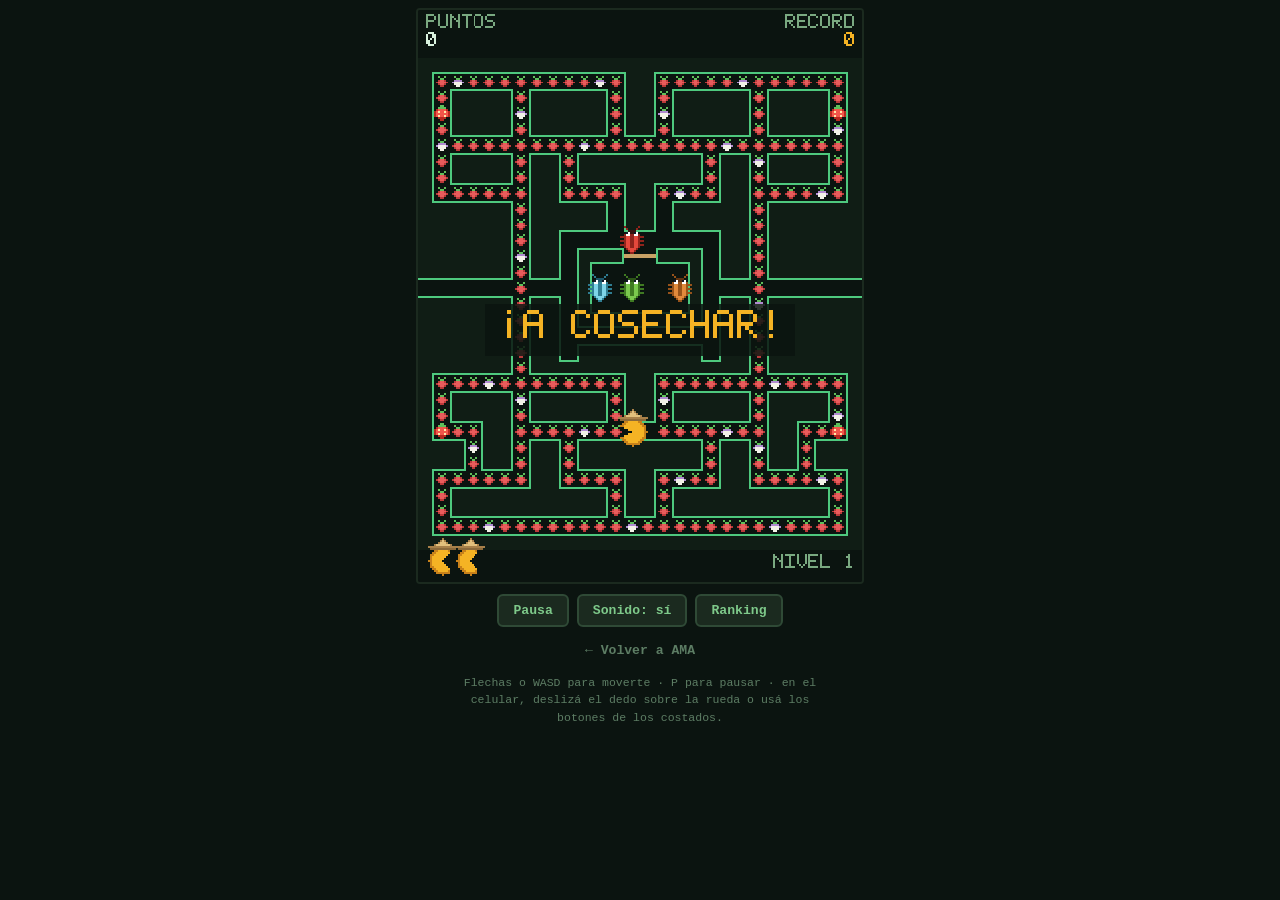
<file: docs/juego/index.html>
<!DOCTYPE html>
<html lang="es">
<head>
<meta charset="utf-8">
<meta name="viewport" content="width=device-width, initial-scale=1, viewport-fit=cover, user-scalable=no">
<meta name="theme-color" content="#0b1410">
<title>Pac-Farm</title>
<link rel="manifest" href="manifest.webmanifest">
<link rel="icon" href="img/icon-192.png">
<link rel="apple-touch-icon" href="img/icon-192.png">
<link rel="stylesheet" href="estilo.css">
</head>
<body>

<div id="marco">
  <canvas id="pantalla" width="224" height="288"></canvas>

  <!-- El joystick: se apoya el dedo y se desliza hacia donde se quiere ir. -->
  <div id="mandos">
    <div id="rueda" role="application" aria-label="Rueda de dirección">
      <span class="flecha arriba">&#9650;</span>
      <span class="flecha abajo">&#9660;</span>
      <span class="flecha izquierda">&#9664;</span>
      <span class="flecha derecha">&#9654;</span>
      <div id="perilla"></div>
    </div>
  </div>

  <div id="barra">
    <button id="btn-pausa" type="button">Pausa</button>
    <button id="btn-sonido" type="button">Sonido: sí</button>
    <button id="btn-ranking" type="button">Ranking</button>
  </div>

  <a id="volver" href="../">&#8592; Volver a AMA</a>

  <!-- La tabla del equipo: el mejor puntaje de cada uno -->
  <section id="ranking" hidden>
    <h2>Ranking de la chacra</h2>
    <div id="tabla-ranking"></div>
  </section>

  <p id="ayuda">
    Flechas o WASD para moverte · P para pausar · en el celular, deslizá el dedo
    sobre la rueda o usá los botones de los costados.
  </p>
</div>

<script src="juego.js"></script>
</body>
</html>
</file>
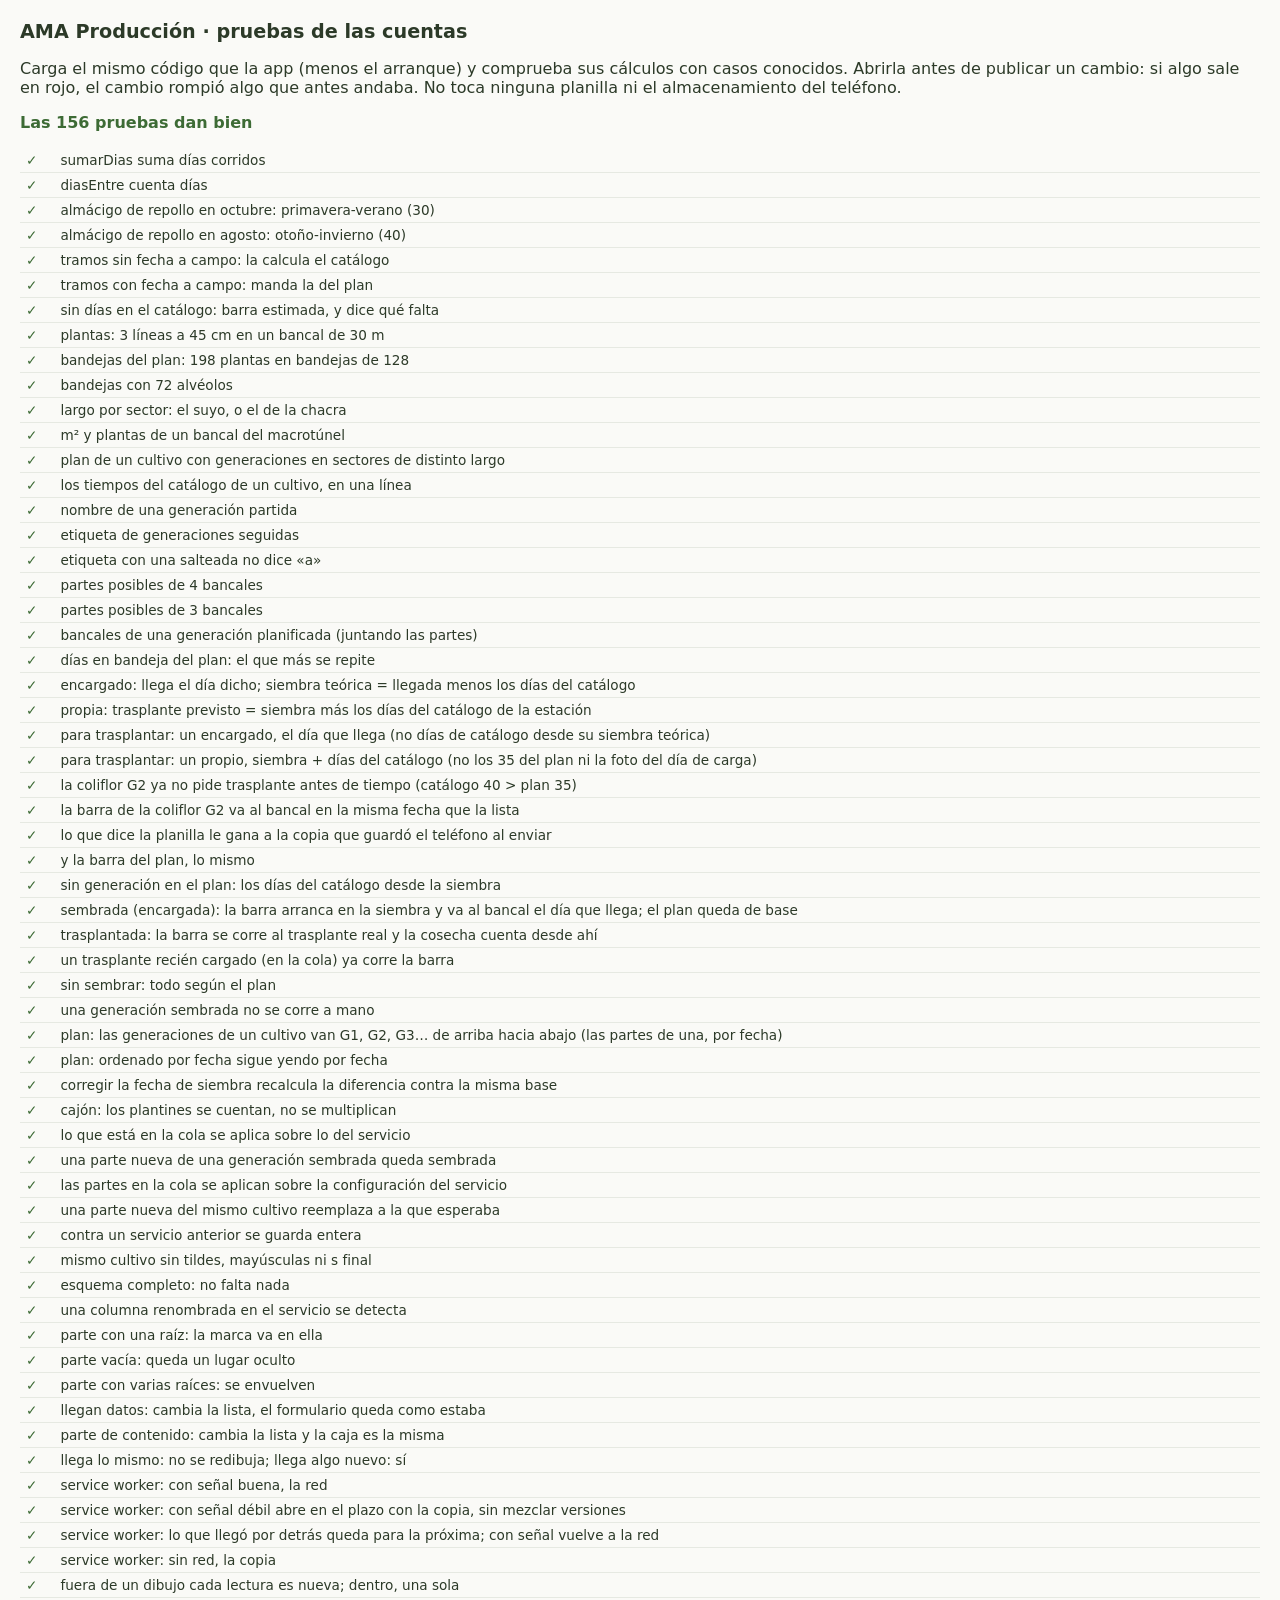
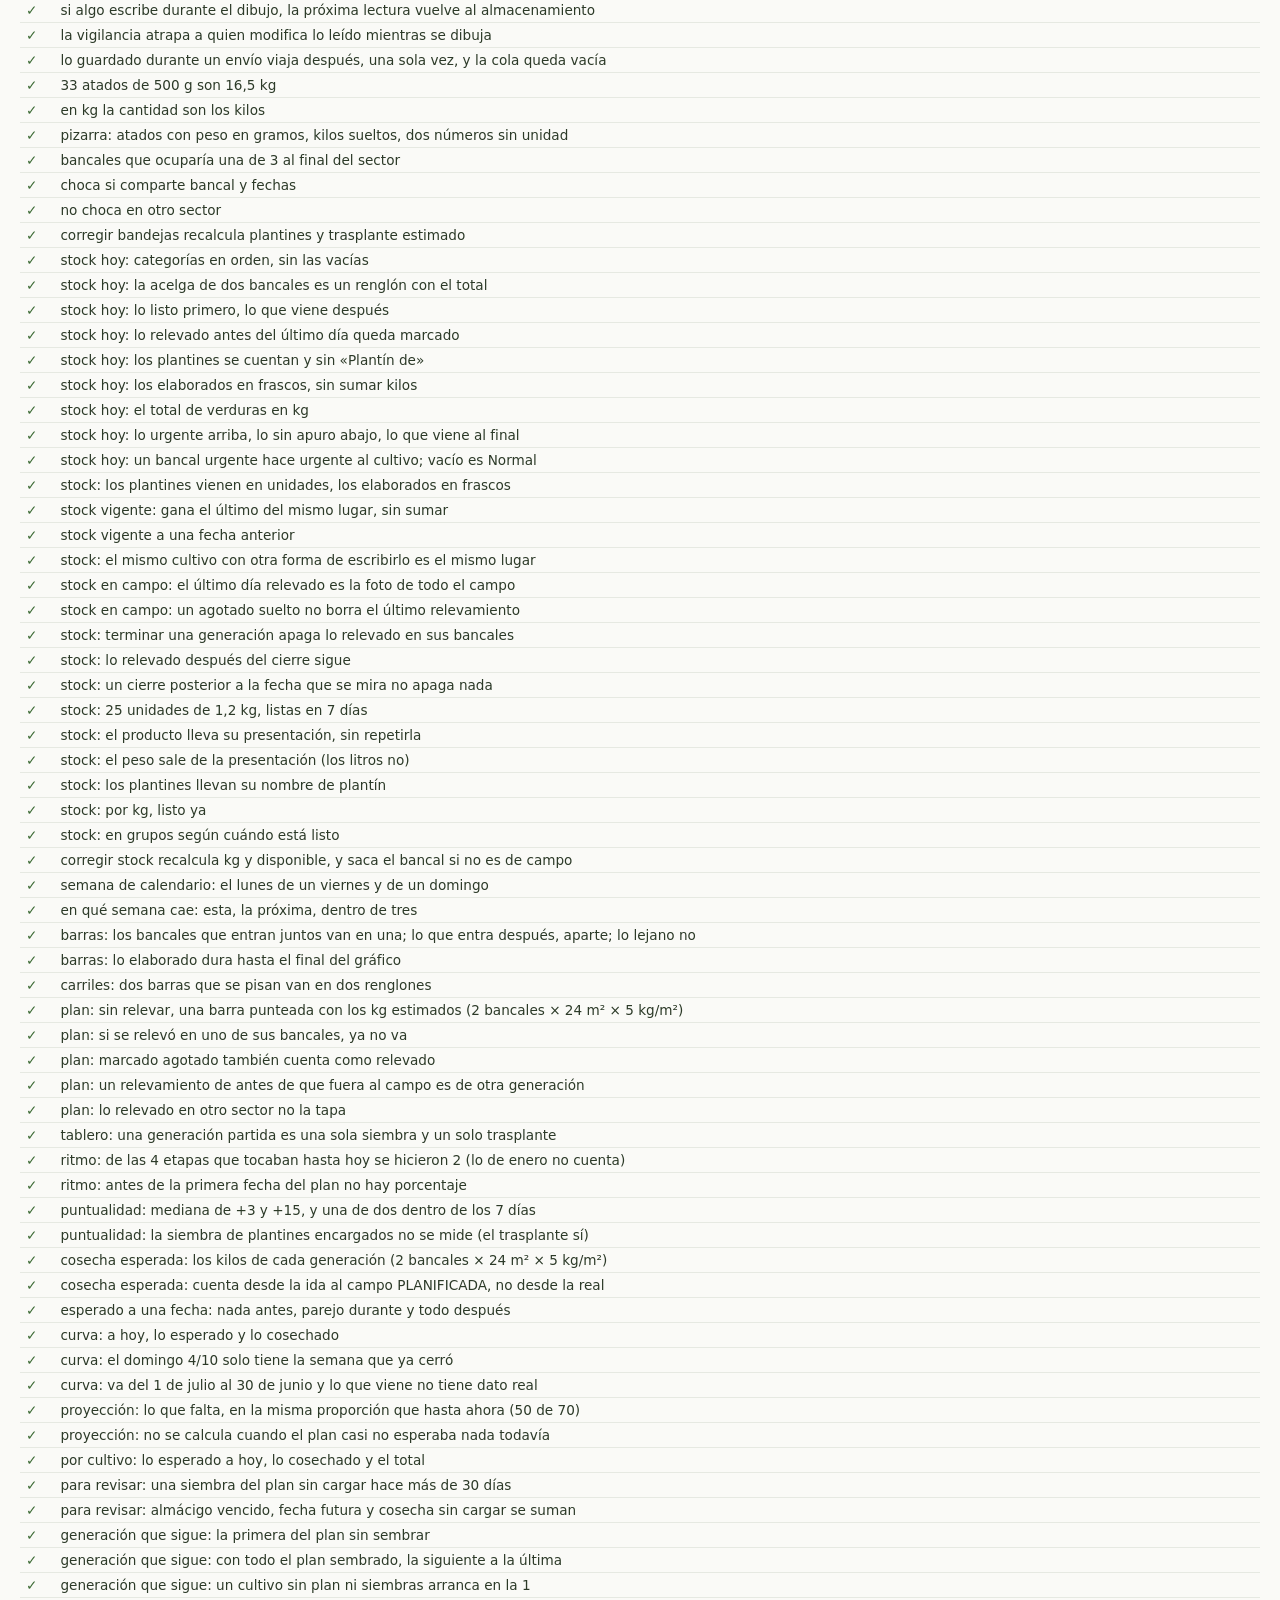
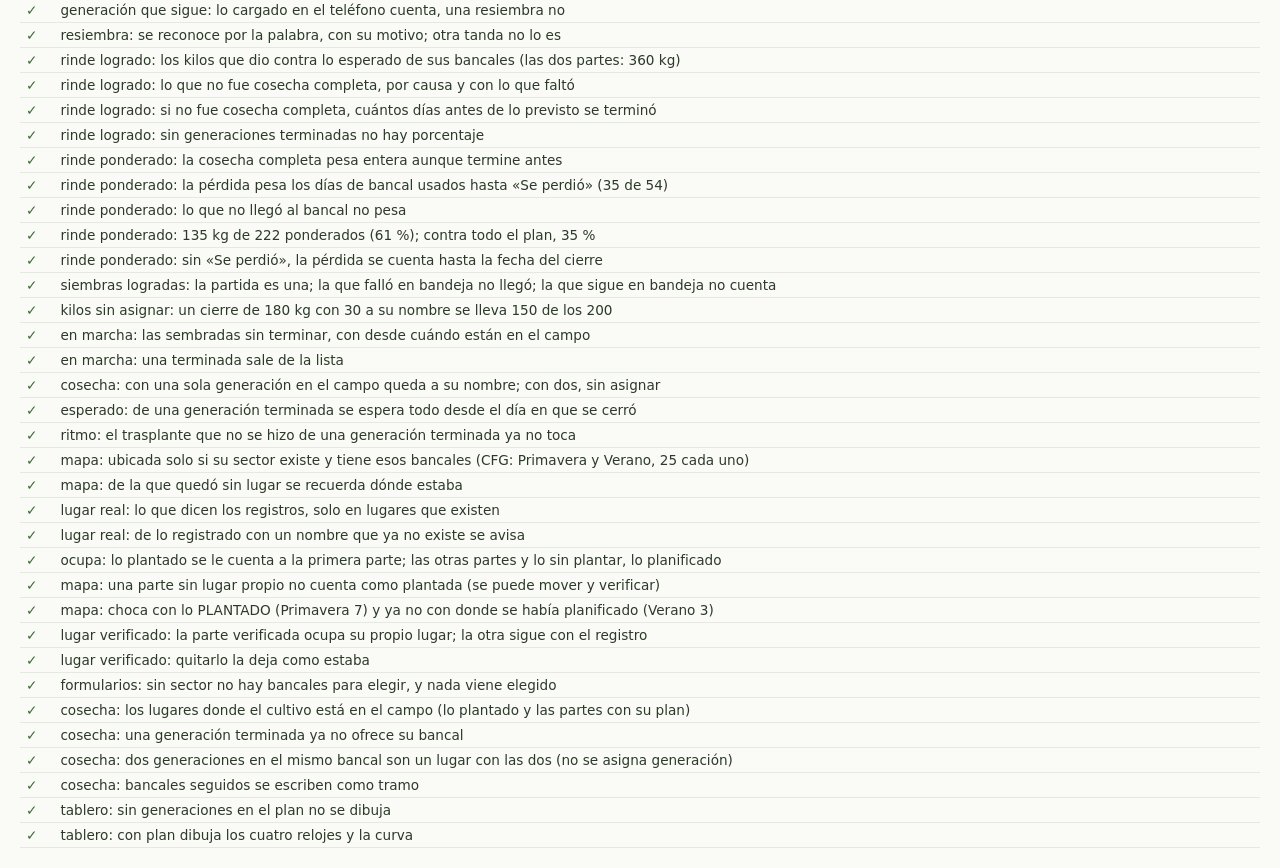
<file: docs/pruebas.html>
<!DOCTYPE html>
<html lang="es">
<head>
<meta charset="utf-8">
<meta name="viewport" content="width=device-width, initial-scale=1">
<title>AMA Producción · pruebas</title>
<style>
  body { font-family: system-ui, sans-serif; margin: 20px; color: #2c3a28; background: #fafaf7; }
  h1 { font-size: 1.2rem; }
  .res { font-weight: 700; margin: 10px 0 16px; }
  .ok { color: #3d6b35; } .mal { color: #c0392b; }
  table { border-collapse: collapse; font-size: .85rem; width: 100%; }
  td { border-bottom: 1px solid #e6e9e2; padding: 4px 6px; vertical-align: top; }
  td:first-child { width: 1.4rem; }
  code { font-size: .8rem; color: #555; }
</style>
</head>
<body>
<h1>AMA Producción · pruebas de las cuentas</h1>
<p>Carga el mismo código que la app (menos el arranque) y comprueba sus cálculos
con casos conocidos. Abrirla antes de publicar un cambio: si algo sale en rojo,
el cambio rompió algo que antes andaba. No toca ninguna planilla ni el
almacenamiento del teléfono.</p>
<div id="resultado" class="res">Corriendo…</div>
<table id="tabla"></table>

<!-- El mismo orden que index.html, sin arranque.js: no se dibuja la app ni se
     sincroniza nada. -->
<div id="vista" hidden></div><div id="aviso" hidden></div><span id="estado-sync" hidden></span>
<script src="js/base.js"></script>
<script src="js/catalogo.js"></script>
<script src="js/servicio.js"></script>
<script src="js/componentes.js"></script>
<script src="js/pendientes.js"></script>
<script src="js/plan-grafico.js"></script>
<script src="js/tablero.js"></script>
<script src="js/cierres.js"></script>
<script src="js/plan-mapa.js"></script>
<script src="js/plan-cultivos.js"></script>
<script src="js/ficha.js"></script>
<script src="js/registros.js"></script>
<script src="js/cuentas.js"></script>
<script src="js/tareas.js"></script>
<script src="js/stock.js"></script>
<script src="js/configuracion.js"></script>
<script src="js/formularios.js"></script>
<script src="js/pizarra-foto.js"></script>
<script src="js/vistas.js"></script>
<script src="js/render.js"></script>
<script>
(async () => {
  // Nada de lo que corre acá puede escribir en el teléfono ni salir a la red.
  // leer y escribir son constantes: se frena más abajo, en el almacenamiento.
  const setReal = Storage.prototype.setItem, getReal = Storage.prototype.getItem;
  Storage.prototype.setItem = function () {};
  const conGeneraciones = (lista, fn) => {
    Storage.prototype.getItem = function (k) {
      return k === LS.generaciones ? JSON.stringify(lista) : getReal.call(this, k);
    };
    try { return fn(); } finally { Storage.prototype.getItem = getReal; }
  };
  window.fetch = ((f0) => (u, o) => (String(u).includes("script.google.com")
    ? Promise.reject(new Error("sin red en las pruebas")) : f0(u, o)))(window.fetch);

  CAT = await (await fetch("catalogo.json", { cache: "no-cache" })).json();
  CFG = {
    nombre: "Chacra de prueba", temporada: { nombre: "2026-27", inicio: "2026-07-07" },
    bancal: { largo_m: 30, ancho_m: 0.8, pasillo_m: 0.5, n_bancales: 50 },
    sectores: [{ sector: "Primavera", bancales: 25 }, { sector: "Verano", bancales: 25 }],
    integrantes: ["Marto"], areas: [],
    plan: [{ cultivo: "Repollo bco", superficie_m2: 48, cosecha_esperada_kg: 240,
             rinde_kg_m2: 5, lineas: 3, distancia_cm: 45, plantas: 396 }],
  };
  pendientes = [];

  const casos = [];
  const igual = (nombre, obtenido, esperado) => casos.push({
    nombre, ok: JSON.stringify(obtenido) === JSON.stringify(esperado), obtenido, esperado });

  // --- fechas ---
  igual("sumarDias suma días corridos", sumarDias("2026-09-28", 40), "2026-11-07");
  igual("diasEntre cuenta días", diasEntre("2026-09-28", "2026-11-07"), 40);

  // --- días de almácigo por estación (catálogo) ---
  igual("almácigo de repollo en octubre: primavera-verano (30)", diasAlmacigo("Repollo bco", "2026-10-19"), 30);
  igual("almácigo de repollo en agosto: otoño-invierno (40)", diasAlmacigo("Repollo bco", "2026-08-13"), 40);

  // --- etapas de una generación ---
  const t1 = tramosDe({ cultivo: "Repollo bco", fecha_almacigo: "2026-10-19", fecha_campo: "" });
  igual("tramos sin fecha a campo: la calcula el catálogo",
    [t1.campo, t1.inicioCosecha, t1.fin], ["2026-11-18", "2027-03-03", "2027-04-02"]);
  const t2 = tramosDe({ cultivo: "Repollo bco", fecha_almacigo: "2026-10-19", fecha_campo: "2026-11-28" });
  igual("tramos con fecha a campo: manda la del plan",
    [t2.campo, t2.inicioCosecha, t2.fin], ["2026-11-28", "2027-03-13", "2027-04-12"]);
  // Un cultivo inventado, con los datos que tenía el pak choi el 28/09: de
  // almácigo, sin días en bandeja ni días en cosecha. Antes la prueba usaba
  // el pak choi mismo, y dejó de servir el 30/10 al completarle el catálogo.
  CAT.perfiles["Prueba sin datos"] = { tipo_siembra: "Almácigo", dias_almacigo: 0, dias_trasplante_cosecha: 60 };
  const t3 = tramosDe({ cultivo: "Prueba sin datos", fecha_almacigo: "2026-09-28", fecha_campo: "" });
  delete CAT.perfiles["Prueba sin datos"];
  igual("sin días en el catálogo: barra estimada, y dice qué falta",
    [t3.campo, t3.inicioCosecha, t3.faltan], ["2026-10-26", "2026-12-25", ["días de almácigo", "días en cosecha"]]);

  // --- plantas y bandejas ---
  igual("plantas: 3 líneas a 45 cm en un bancal de 30 m",
    plantasDe({ bancales: 1, lineas: 3, distancia_cm: 45 }), 198);
  const b = bandejasDelPlan("Repollo bco", 1, 128);
  igual("bandejas del plan: 198 plantas en bandejas de 128", [b.plantas, b.bandejas], [198, 2]);
  igual("bandejas con 72 alvéolos", bandejasDelPlan("Repollo bco", 1, 72).bandejas, 3);

  // --- largo de bancal por sector (un macrotúnel de 40 m en una chacra de 30) ---
  {
    const cfgAntes = CFG;
    CFG = { ...CFG, sectores: [{ sector: "Primavera", bancales: 25 }, { sector: "Macro", bancales: 4, largo_m: 40 }] };
    try {
      igual("largo por sector: el suyo, o el de la chacra", [largoDe("Primavera"), largoDe("Macro"), largoDe(""), largoDe("macro")], [30, 40, 30, 40]);
      igual("m² y plantas de un bancal del macrotúnel", [bancalM2("Macro"), plantasDe({ bancales: 1, lineas: 3, distancia_cm: 45, sector: "Macro" })], [32, 3 * 88]);
      const fila = filaDelPlan("Repollo bco", [
        { cultivo: "Repollo bco", camas: 2, sector: "Primavera" },
        { cultivo: "Repollo bco", camas: 1, sector: "Macro" },
        { cultivo: "Lechuga", camas: 5, sector: "Primavera" }], { rinde: 5, lineas: 3, distancia: 45 });
      igual("plan de un cultivo con generaciones en sectores de distinto largo",
        [fila.superficie_m2, fila.cosecha_esperada_kg, fila.plantas], [2 * 24 + 32, 400, 2 * 198 + 264]);
    } finally { CFG = cfgAntes; }
  }
  igual("los tiempos del catálogo de un cultivo, en una línea",
    /almácigo.*del trasplante a la cosecha.*cosechando/.test(tiemposDelCultivo("Repollo bco")), true);

  // --- generaciones ---
  const gens = [
    { id: "gen-tomate-1", cultivo: "Tomate", generacion: 1, camas: 2, sector: "Primavera", bancales: "14, 15" },
    { id: "gen-tomate-1-b", cultivo: "Tomate", generacion: 1, camas: 2, sector: "Primavera", bancales: "16, 17" },
    { id: "gen-tomate-2", cultivo: "Tomate", generacion: 2, camas: 1 },
  ];
  igual("nombre de una generación partida", gens.map((g) => nombreGen(g, gens)), ["G1a", "G1b", "G2"]);
  igual("etiqueta de generaciones seguidas", etiquetaGeneraciones([3, 1, 2]), "G1 a G3 <small>(3 juntas)</small>");
  igual("etiqueta con una salteada no dice «a»", etiquetaGeneraciones([2, 3, 4, 6]),
    "G2, G3, G4 y G6 <small>(4 juntas)</small>");
  igual("partes posibles de 4 bancales", partesPosibles({ camas: 4 }), [2, 4]);
  igual("partes posibles de 3 bancales", partesPosibles({ camas: 3 }), [3]);
  igual("bancales de una generación planificada (juntando las partes)",
    conGeneraciones(gens, () => bancalesPlanificados("Tomate", 1).map((x) => x.bancal)),
    [14, 15, 16, 17]);
  igual("días en bandeja del plan: el que más se repite",
    diasBandejaDelCultivo("Repollo bco", [
      { cultivo: "Repollo bco", fecha_almacigo: "2026-09-01", fecha_campo: "2026-10-11" },
      { cultivo: "Repollo bco", fecha_almacigo: "2026-09-15", fecha_campo: "2026-10-25" },
      { cultivo: "Repollo bco", fecha_almacigo: "2026-10-01", fecha_campo: "2026-10-31" }]), 40);

  // --- planificado, real y previsto (03/10) ---
  // La berenjena del plan: bandeja el 17/8, a campo el 16/10 (60 días en
  // bandeja). Se encargó lista para el 20/10.
  {
    const getAntes = Storage.prototype.getItem;
    const ber = { id: "gen-berenjena-1", cultivo: "Berenjena", generacion: 1, metodo: "Trasplante",
      fecha_almacigo: "2026-08-17", fecha_campo: "2026-10-16", camas: 1, sembrada: true,
      sembrada_el: "2026-08-21", siembra_id: "s-ber" };
    // La coliflor G2: 35 días en el plan; el catálogo dice 40 en invierno.
    const col = { id: "gen-coliflor-2", cultivo: "Coliflor", generacion: 2, metodo: "Trasplante",
      fecha_almacigo: "2026-08-31", fecha_campo: "2026-10-05", camas: 1, sembrada: true,
      sembrada_el: "2026-09-03", siembra_id: "s-col" };
    const datos = {
      [LS.generaciones]: [ber, col],
      [LS.almacigos]: [
        // Encargada: el formulario guarda la LLEGADA como trasplante estimado.
        { Id: "s-ber", Fecha: "2026-08-21", Cultivo: "Berenjena", Tipo: "Siembra almácigo", "Generación": 1,
          Plantines: 144, "Trasplante estimado": "2026-10-20", Origen: "Encargado" },
        // Propia, con 35 días en el plan y una "foto" vieja del día de carga.
        { Id: "s-col", Fecha: "2026-09-03", Cultivo: "Coliflor", Tipo: "Siembra almácigo", "Generación": 2,
          Plantines: 72, "Trasplante estimado": "2026-10-08", Origen: "" },
        { Id: "s-alb", Fecha: "2026-09-05", Cultivo: "Albahaca", Tipo: "Siembra almácigo", "Generación": 1,
          Plantines: 384, "Trasplante estimado": "2026-10-15" }],
    };
    Storage.prototype.getItem = function (k) { return k in datos ? JSON.stringify(datos[k]) : getAntes.call(this, k); };
    const frenar = { guardarRegistro, render };
    let guardada = null;
    guardarRegistro = (tipo, d) => { guardada = d; };
    render = () => {};
    const campo = (v) => ({ value: v });
    try {
      // El formulario de siembra: encargada, llega el 20/10.
      const fs = fechasDeSiembra({ cultivo: campo("Berenjena"), tipo: campo("Siembra almácigo"),
        generacion: campo("1"), origen: campo("Encargado"), fecha: campo("2026-10-20") });
      // 09/10: lo sembrado se prevé con los días del CATÁLOGO por estación
      // (berenjena: 30 en invierno), no con los del plan (60).
      const diasBer = diasAlmacigo("Berenjena", "2026-08-17");
      igual("encargado: llega el día dicho; siembra teórica = llegada menos los días del catálogo",
        [fs.siembra, fs.trasplante, fs.planificada, fs.diasDe],
        [sumarDias("2026-10-20", -diasBer), "2026-10-20", "2026-08-17", "del catálogo"]);
      const propia = fechasDeSiembra({ cultivo: campo("Berenjena"), tipo: campo("Siembra almácigo"),
        generacion: campo("1"), origen: campo("Propio"), fecha: campo("2026-08-14") });
      igual("propia: trasplante previsto = siembra más los días del catálogo de la estación",
        [propia.siembra, propia.trasplante, propia.diferencia],
        ["2026-08-14", sumarDias("2026-08-14", diasAlmacigo("Berenjena", "2026-08-14")), -3]);

      const pend = almacigosPendientes();
      const pb = pend.find((s) => s.id === "s-ber"), pa = pend.find((s) => s.id === "s-alb");
      const pc = pend.find((s) => s.id === "s-col");
      igual("para trasplantar: un encargado, el día que llega (no días de catálogo desde su siembra teórica)",
        [pb.objetivo, pb.origen], ["2026-10-20", "Encargado"]);
      igual("para trasplantar: un propio, siembra + días del catálogo (no los 35 del plan ni la foto del día de carga)",
        pc.objetivo, sumarDias("2026-09-03", diasAlmacigo("Coliflor", "2026-09-03")));
      igual("la coliflor G2 ya no pide trasplante antes de tiempo (catálogo 40 > plan 35)",
        pc.objetivo > "2026-10-08", true);
      igual("la barra de la coliflor G2 va al bancal en la misma fecha que la lista",
        tramosDe(col).campo, pc.objetivo);

      // 10/10: el teléfono que CARGÓ la berenjena guarda su copia enviada,
      // de cuando era "Propio". Después se la marcó "Encargado" en la
      // planilla: tiene que ganar la planilla, no la copia vieja. Si no,
      // 21/08 + días de catálogo = "atrasado".
      const enviadosAntes = enviados;
      enviados = [{ id: "s-ber", tipo: "siembras", enviado_en: "2026-10-03T10:00:00",
        datos: { cultivo: "Berenjena", generacion: 1, tipo: "Siembra almácigo", fecha: "2026-08-21",
                 plantines: 144, origen: "Propio", trasplante_estimado: "2026-10-20" } }];
      try {
        const conCopia = almacigosPendientes().find((s) => s.id === "s-ber");
        igual("lo que dice la planilla le gana a la copia que guardó el teléfono al enviar",
          [conCopia.origen, conCopia.objetivo], ["Encargado", "2026-10-20"]);
        igual("y la barra del plan, lo mismo", tramosDe(ber).campo, "2026-10-20");
      } finally { enviados = enviadosAntes; }
      igual("sin generación en el plan: los días del catálogo desde la siembra",
        pa.objetivo, sumarDias("2026-09-05", diasAlmacigo("Albahaca", "2026-09-05")));

      const t = tramosDe(ber);
      igual("sembrada (encargada): la barra arranca en la siembra y va al bancal el día que llega; el plan queda de base",
        [t.inicio, t.campo, t.real.siembra, t.real.campo, t.plan.inicio, t.plan.campo],
        ["2026-08-21", "2026-10-20", "2026-08-21", "", "2026-08-17", "2026-10-16"]);
      const t2 = tramosDe({ ...ber, trasplantada_el: "2026-10-25" });
      igual("trasplantada: la barra se corre al trasplante real y la cosecha cuenta desde ahí",
        [t2.campo, t2.real.campo, t2.inicioCosecha],
        ["2026-10-25", "2026-10-25", sumarDias("2026-10-25", perfil("Berenjena").dias_trasplante_cosecha)]);
      const pendAntes = pendientes;
      pendientes = [{ tipo: "trasplantes", datos: { siembra_id: "s-ber", cultivo: "Berenjena", generacion: 1, fecha: "2026-10-22" } }];
      igual("un trasplante recién cargado (en la cola) ya corre la barra", tramosDe(ber).campo, "2026-10-22");
      pendientes = pendAntes;
      igual("sin sembrar: todo según el plan",
        tramosDe({ ...ber, sembrada: false, sembrada_el: "" }).campo, "2026-10-16");

      correrGeneracion("gen-berenjena-1", 7);
      igual("una generación sembrada no se corre a mano", guardada, null);
    } finally { Storage.prototype.getItem = getAntes; ({ guardarRegistro, render } = frenar); }
  }
  // El orden del gráfico (09/10): dentro de cada cultivo, G1 arriba, después
  // G2, G3… aunque se hayan sembrado en otro orden (el mix: la G4 se sembró
  // antes que la G3, y la G1 es directa y va al final del calendario).
  {
    const getAntes = Storage.prototype.getItem;
    const mix = (n, alm, campo) => ({ id: `gen-mix-${n}`, cultivo: "Mix de hojas", generacion: n,
      metodo: alm ? "Trasplante" : "Siembra directa", fecha_almacigo: alm, fecha_campo: campo, camas: 1,
      sembrada: false, sembrada_el: "" });
    const gens = [mix(4, "2026-09-02", "2026-10-07"), mix(1, "", "2026-10-20"), mix(3, "2026-10-01", "2026-11-05"),
      mix(2, "2026-08-18", "2026-09-22"), { ...mix(2, "2026-08-25", "2026-09-29"), id: "gen-mix-2b" },
      mix(5, "", "2026-11-13")];
    Storage.prototype.getItem = function (k) { return k === LS.generaciones ? JSON.stringify(gens) : getAntes.call(this, k); };
    const [o, f] = [ordenPlan, filtroPlan];
    try {
      ordenPlan = "cultivo"; filtroPlan = "todas";
      igual("plan: las generaciones de un cultivo van G1, G2, G3… de arriba hacia abajo (las partes de una, por fecha)",
        generacionesParaElPlan().map((g) => g.id),
        ["gen-mix-1", "gen-mix-2", "gen-mix-2b", "gen-mix-3", "gen-mix-4", "gen-mix-5"]);
      ordenPlan = "fecha";
      igual("plan: ordenado por fecha sigue yendo por fecha",
        generacionesParaElPlan()[0].id, "gen-mix-2");
    } finally { [ordenPlan, filtroPlan] = [o, f]; Storage.prototype.getItem = getAntes; }
  }
  // Corregir una siembra: la base planificada no se mueve; la diferencia sí.
  {
    const fila = { Id: "s9", Fecha: "2026-08-21", Cultivo: "Berenjena", Tipo: "Siembra almácigo",
      "Generación": 1, Bandejas: 2, "Alvéolos": 72, Plantines: 144, Operador: "Marto",
      Origen: "Encargado", "Fecha planificada": "2026-08-17", "Diferencia plan": 4 };
    const caja = document.createElement("div");
    caja.innerHTML = formularioCorreccion("siembras", fila);
    const fc = caja.querySelector("form");
    fc.elements.fecha.value = "2026-08-25";
    const d = datosCorregidos("siembras", fila, fc);
    igual("corregir la fecha de siembra recalcula la diferencia contra la misma base",
      [d.fecha_planificada, d.diferencia_plan, d.origen], ["2026-08-17", 8, "Encargado"]);
    const cajon = { Id: "s10", Fecha: "2026-09-04", Cultivo: "Puerro", Tipo: "Siembra almácigo",
      "Generación": 1, Bandejas: 7, "Alvéolos": CAJON, Plantines: 2000, Operador: "Marto" };
    caja.innerHTML = formularioCorreccion("siembras", cajon);
    const d2 = datosCorregidos("siembras", cajon, caja.querySelector("form"));
    igual("cajón: los plantines se cuentan, no se multiplican", [d2.tipo_bandeja, d2.plantines], [CAJON, 2000]);
  }

  // --- la cola por enviar se ve igual en el plan ---
  pendientes = [
    { tipo: "generaciones", datos: { generacion_id: "gen-tomate-3", cultivo: "Tomate", generacion: 3, camas: 1 } },
    { tipo: "generacion_borrar", datos: { generacion_id: "gen-tomate-2" } },
  ];
  igual("lo que está en la cola se aplica sobre lo del servicio",
    conPendientesDelPlan(gens).map((g) => g.id), ["gen-tomate-1", "gen-tomate-1-b", "gen-tomate-3"]);
  pendientes = [{ tipo: "generaciones", datos: { generacion_id: "gen-tomate-1-c", cultivo: "Tomate", generacion: 1, camas: 1 } }];
  igual("una parte nueva de una generación sembrada queda sembrada",
    conPendientesDelPlan(gens.map((g) => ({ ...g, sembrada: g.generacion === 1 })))
      .find((g) => g.id === "gen-tomate-1-c").sembrada, true);
  pendientes = [];

  // --- la configuración de a una parte ---
  pendientes = [
    { tipo: "config_plan", datos: { cultivo: "Lechuga", superficie_m2: 24, cosecha_esperada_kg: 72 } },
    { tipo: "config_plan", datos: { cultivo: "Repollo bco", borrar: true } },
    { tipo: "config_sector", datos: { sector: "Verano", fila: 3, columna: 9 } },
  ];
  const cfgServicio = conPendientesDeConfig(JSON.parse(JSON.stringify(CFG)));
  igual("las partes en la cola se aplican sobre la configuración del servicio",
    [cfgServicio.plan.map((p) => p.cultivo), cfgServicio.sectores.map((s) => [s.sector, s.fila, s.columna])],
    // Primavera no tiene posición en los datos de prueba: queda como estaba.
    [["Lechuga"], [["Primavera", null, null], ["Verano", 3, 9]]]);
  {
    // Sin pantalla ni red: se frena lo que dibuja y lo que sincroniza.
    const frenar = { refrescarEstado, aviso, sincronizar };
    refrescarEstado = aviso = sincronizar = () => {};
    const cfgAntes = CFG, confirmada = configConfirmada;
    configConfirmada = true;
    try {
      CFG = { ...cfgAntes, parcial: true };
      pendientes = [];
      guardarPartesDeConfig({}, [["config_plan", { cultivo: "Lechuga", superficie_m2: 12 }]], "", "");
      guardarPartesDeConfig({}, [["config_plan", { cultivo: "lechugas", superficie_m2: 24 }]], "", "");
      guardarPartesDeConfig({}, [["config_sector", { sector: "Verano", fila: 1, columna: 1 }]], "", "");
      igual("una parte nueva del mismo cultivo reemplaza a la que esperaba",
        pendientes.map((r) => [r.tipo, r.datos.superficie_m2 || r.datos.sector]),
        [["config_plan", 24], ["config_sector", "Verano"]]);
      CFG = { ...cfgAntes };
      pendientes = [];
      guardarPartesDeConfig({ plan: [] }, [["config_plan", { cultivo: "Lechuga" }]], "", "");
      igual("contra un servicio anterior se guarda entera",
        [pendientes.map((r) => r.tipo), pendientes[0].datos.plan], [["config"], []]);
    } finally {
      CFG = cfgAntes; configConfirmada = confirmada; pendientes = [];
      ({ refrescarEstado, aviso, sincronizar } = frenar);
    }
  }

  // --- un solo criterio de "mismo cultivo" (igual en Code.gs: claveCultivo) ---
  igual("mismo cultivo sin tildes, mayúsculas ni s final",
    ["Choclos", "choclo", " CHOCLO "].map(claveArea).concat(["Hortícolas", "horticola"].map(claveArea)),
    ["choclo", "choclo", "choclo", "horticola", "horticola"]);

  // --- columnas que la app lee, contra el esquema del servicio ---
  const esquemaBien = {};
  Object.entries(DE_LA_HOJA).forEach(([h, c]) => { esquemaBien[h] = ["Id", ...Object.values(c)]; });
  igual("esquema completo: no falta nada", columnasQueFaltan(esquemaBien), []);
  igual("una columna renombrada en el servicio se detecta",
    columnasQueFaltan({ ...esquemaBien, cosechas: ["Id", "Fecha", "Cultivo", "Kilos", "Cosechó"] }),
    ["cosechas «Kg»"]);

  // --- redibujar por partes: el formulario no se toca al llegar datos ---
  igual("parte con una raíz: la marca va en ella",
    parte("x", `<div class="tarjeta">a</div>`), `<div data-parte="x" class="tarjeta">a</div>`);
  igual("parte vacía: queda un lugar oculto", parte("x", ""), `<div data-parte="x" hidden></div>`);
  igual("parte con varias raíces: se envuelven",
    parte("x", `<div>a</div><div>b</div>`), `<div class="parte" data-parte="x"><div>a</div><div>b</div></div>`);
  {
    const vista = $("#vista");          // el de la página, oculto
    let lista = ["uno"];
    plantillas.__prueba = () => `<form><input name="campo" value=""></form>
      <select data-parte="op" data-parte-modo="opciones">${lista.map((x) => `<option>${x}</option>`).join("")}</select>
      ${parte("lista", `<div>${lista.join(", ")}</div>`)}`;
    vista.innerHTML = plantillas.__prueba();
    htmlDePartes = new Map([...vista.querySelectorAll("[data-parte]")].map((el) => [el.dataset.parte, el.outerHTML]));
    partesTocadas = new Set();
    vista.querySelector("[name=campo]").value = "completado desde el plan";
    vista.querySelector("select").value = "uno";
    lista = ["uno", "dos"];
    const fueronPorPartes = actualizarPartes("__prueba");
    igual("llegan datos: cambia la lista, el formulario queda como estaba",
      [fueronPorPartes, vista.querySelector("[data-parte=lista]").textContent,
       vista.querySelector("[name=campo]").value, vista.querySelector("select").options.length,
       vista.querySelector("select").value],
      [true, "uno, dos", "completado desde el plan", 2, "uno"]);
    // Parte "contenido": cambia lo de adentro, la caja (con su scroll) queda.
    plantillas.__prueba = () => `<form><input name="campo"></form>
      <div class="caja" data-parte="caja" data-parte-modo="contenido">${lista.join("|")}</div>`;
    vista.innerHTML = plantillas.__prueba();
    htmlDePartes = new Map([...vista.querySelectorAll("[data-parte]")].map((el) => [el.dataset.parte, el.outerHTML]));
    const caja = vista.querySelector(".caja");
    lista = ["uno", "dos", "tres"];
    actualizarPartes("__prueba");
    igual("parte de contenido: cambia la lista y la caja es la misma",
      [vista.querySelector(".caja") === caja, caja.textContent], [true, "uno|dos|tres"]);

    // Sin partes: si lo que llega da lo mismo, la pantalla no se toca.
    let dato = "a";
    plantillas.__prueba2 = () => `<p class="dato-prueba">${dato}</p>`;
    const vistaAntes = vistaActual;
    render("__prueba2");
    const p1 = vista.querySelector(".dato-prueba");
    redibujarConDatos("__prueba2");
    const igualQueAntes = vista.querySelector(".dato-prueba") === p1;
    dato = "b";
    redibujarConDatos("__prueba2");
    igual("llega lo mismo: no se redibuja; llega algo nuevo: sí",
      [igualQueAntes, vista.querySelector(".dato-prueba").textContent], [true, "b"]);
    vistaActual = vistaAntes;

    vista.innerHTML = "";
    delete plantillas.__prueba;
    delete plantillas.__prueba2;
    htmlDePartes = new Map();
  }

  // --- el service worker: abrir con señal buena, débil o nula ---
  {
    const codigo = (await (await fetch("sw.js", { cache: "no-store" })).text())
      .replace("const ESPERA_RED_MS = 3000;", "const ESPERA_RED_MS = 60;");   // la prueba no espera 3 s
    const guardado = new Map();
    let red = { demora: 0, cae: false, version: "nueva" };
    const resp = (txt) => new Response(txt);
    const fetchFalso = (p) => new Promise((ok, mal) => setTimeout(() => (red.cae ? mal(new Error("sin red"))
      : ok(resp(`${red.version}:${new URL(p.url).pathname}`))), red.demora));
    const cachesFalso = {
      open: async () => ({ put: async (p, r) => { guardado.set(new URL(p.url).pathname, r); }, addAll: async () => {} }),
      match: async (p) => { const r = guardado.get(new URL(typeof p === "string" ? new URL(p, location.href) : p.url).pathname); return r ? r.clone() : undefined; },
      keys: async () => [], delete: async () => true,
    };
    const manejadores = {};
    const selfFalso = { addEventListener: (t, fn) => { manejadores[t] = fn; }, location: { origin: location.origin },
                        skipWaiting() {}, clients: { claim() {} } };
    new Function("self", "caches", "fetch", codigo)(selfFalso, cachesFalso, fetchFalso);
    const pedir = async (ruta, navegar) => {
      let respuesta;
      manejadores.fetch({ request: { method: "GET", url: new URL(ruta, location.href).href, mode: navegar ? "navigate" : "no-cors" },
                          respondWith: (p) => { respuesta = p; } });
      return (await respuesta).text();
    };
    const espera = (ms) => new Promise((z) => setTimeout(z, ms));
    // Señal buena: todo de la red, y queda guardado.
    red = { demora: 0, cae: false, version: "v1" };
    // (en la app real, todos los archivos quedan guardados al instalar)
    const buena = [await pedir("index.html", true), await pedir("js/base.js"), await pedir("js/render.js")];
    await espera(10);
    // Señal débil (la red tarda más que el plazo) y una versión nueva publicada:
    // la apertura y lo que pide la página salen de la copia, todo de v1.
    red = { demora: 300, cae: false, version: "v2" };
    const debil = [await pedir("index.html", true), await pedir("js/base.js"), await pedir("js/render.js")];
    await espera(400);                       // la red termina por detrás y deja guardada la v2
    red = { demora: 0, cae: false, version: "v3" };
    const despues = [await pedir("index.html", true), await pedir("js/base.js")];
    red = { demora: 0, cae: true, version: "" };
    const sinRed = [await pedir("index.html", true), await pedir("js/base.js")];
    igual("service worker: con señal buena, la red",
      buena.map((x) => x.split(":")[0]), ["v1", "v1", "v1"]);
    igual("service worker: con señal débil abre en el plazo con la copia, sin mezclar versiones",
      debil.map((x) => x.split(":")[0]), ["v1", "v1", "v1"]);
    igual("service worker: lo que llegó por detrás queda para la próxima; con señal vuelve a la red",
      despues.map((x) => x.split(":")[0]), ["v3", "v3"]);
    igual("service worker: sin red, la copia", sinRed.map((x) => x.split(":")[0]), ["v3", "v3"]);
  }

  // --- lecturas en memoria mientras se dibuja ---
  {
    const getAntes = Storage.prototype.getItem;
    let lecturas = 0;
    const guardado = { [LS.generaciones]: JSON.stringify([{ id: "g1", cultivo: "Acelga" }]) };
    Storage.prototype.getItem = function (k) { lecturas++; return k in guardado ? guardado[k] : getAntes.call(this, k); };
    try {
      const fuera = [leer(LS.generaciones, []), leer(LS.generaciones, [])];
      const lecturasFuera = lecturas; lecturas = 0;
      const dentro = enMemoria(() => [leer(LS.generaciones, []), leer(LS.generaciones, []), leer(LS.generaciones, [])]);
      igual("fuera de un dibujo cada lectura es nueva; dentro, una sola",
        [lecturasFuera, fuera[0] !== fuera[1], lecturas, dentro[0] === dentro[2]], [2, true, 1, true]);
      lecturas = 0;
      enMemoria(() => { leer(LS.generaciones, []); escribir(LS.generaciones, []); leer(LS.generaciones, []); });
      igual("si algo escribe durante el dibujo, la próxima lectura vuelve al almacenamiento", lecturas, 2);
      VIGILAR_LECTURAS = true;
      let atrapado = "";
      try { enMemoria(() => { leer(LS.generaciones, [])[0].cultivo = "otro"; }); } catch (e) { atrapado = e.message; }
      igual("la vigilancia atrapa a quien modifica lo leído mientras se dibuja",
        atrapado.startsWith("Se modificó lo leído"), true);
    } finally { VIGILAR_LECTURAS = false; Storage.prototype.getItem = getAntes; }
  }

  // --- la cola: lo que se guarda mientras otra sincronización viaja no se pierde ---
  {
    const fetchAntes = window.fetch, getAntes = Storage.prototype.getItem;
    const enviados_ = [];
    let soltar = null;
    // Un servicio simulado: el primer envío tarda hasta que lo soltamos.
    window.fetch = (u, o) => {
      if (o && o.method === "POST") {
        const regs = JSON.parse(o.body).registros;
        enviados_.push(...regs.map((x) => x.datos.tarea));
        const respuesta = new Response(JSON.stringify({ ok: true, guardados: regs.length, no_guardados: [] }));
        return enviados_.length === regs.length ? new Promise((ok) => { soltar = () => ok(respuesta); })
          : Promise.resolve(respuesta);
      }
      return Promise.resolve(new Response(JSON.stringify({ ok: false })));
    };
    Storage.prototype.getItem = function (k) {
      return k === LS.credencial ? JSON.stringify("credencial-de-prueba") : getAntes.call(this, k);
    };
    const pendAntes = pendientes, envAntes = enviados;
    pendientes = []; enviados = [];
    try {
      guardarRegistro("tareas", { tarea: "primera" }, "");
      await new Promise((z) => setTimeout(z, 20));
      guardarRegistro("tareas", { tarea: "segunda" }, "");   // la primera sigue viajando
      await new Promise((z) => setTimeout(z, 20));
      soltar();
      await sincronizando;
      igual("lo guardado durante un envío viaja después, una sola vez, y la cola queda vacía",
        [enviados_, pendientes.length], [["primera", "segunda"], 0]);
    } finally {
      window.fetch = fetchAntes; Storage.prototype.getItem = getAntes;
      pendientes = pendAntes; enviados = envAntes;
    }
  }

  // --- cosecha en atados y foto de la pizarra (20/11) ---
  igual("33 atados de 500 g son 16,5 kg", kgDeCosecha(33, "atado", 500), 16.5);
  igual("en kg la cantidad son los kilos", kgDeCosecha(12.5, "kg", 0), 12.5);
  igual("pizarra: atados con peso en gramos, kilos sueltos, dos números sin unidad",
    interpretarPizarra("CULTIVO ATADOS PESO KG\nLechuga 33 500g\nAcelga 12,5 kg\nRabanito 20 300\nalgo sin cultivo 4",
      ["Lechuga", "Acelga", "Rabanito"]).map((r) => [r.cultivo, r.formato, r.cantidad, r.peso_g, r.kg]),
    [["Lechuga", "atado", 33, 500, 16.5], ["Acelga", "kg", 12.5, 0, 12.5], ["Rabanito", "atado", 20, 300, 6]]);

  // --- mapa ---
  igual("bancales que ocuparía una de 3 al final del sector", bancalesQueOcuparia({ camas: 3 }, 24, 25), [23, 24, 25]);
  const puestas = [{ id: "a", cultivo: "Acelga", fecha_almacigo: "2026-08-13", fecha_campo: "2026-09-22",
                     sector: "Verano", bancales: "6, 7, 8" }];
  igual("choca si comparte bancal y fechas",
    chocanCon({ id: "b", cultivo: "Acelga", fecha_almacigo: "2026-08-20", fecha_campo: "2026-09-29" },
              "Verano", [8, 9], puestas).length, 1);
  igual("no choca en otro sector",
    chocanCon({ id: "b", cultivo: "Acelga", fecha_almacigo: "2026-08-20", fecha_campo: "2026-09-29" },
              "Primavera", [8, 9], puestas).length, 0);

  // --- corregir un registro: se recalcula lo que depende del dato ---
  const form = document.createElement("div");
  form.innerHTML = formularioCorreccion("siembras", {
    Id: "s1", Fecha: "2026-10-19", Cultivo: "Repollo bco", Variedad: "", Tipo: "Siembra almácigo",
    "Generación": 3, Bandejas: 1, "Alvéolos": 128, Plantines: 128, Operador: "Marto" });
  form.querySelector("form").elements.bandejas.value = "3";
  const d = datosCorregidos("siembras", { Id: "s1", Fecha: "2026-10-19", Cultivo: "Repollo bco",
    Tipo: "Siembra almácigo", "Generación": 3, Bandejas: 1, "Alvéolos": 128, Operador: "Marto" },
    form.querySelector("form"));
  igual("corregir bandejas recalcula plantines y trasplante estimado",
    [d.bandejas, d.plantines, d.trasplante_estimado], [3, 384, "2026-11-18"]);

  // --- stock «Hoy»: por categoría, un renglón por cultivo (22/11) ---
  {
    const r = (id, fecha, tipo, cultivo, formato, cantidad, peso, extra = {}) => ({ id, fecha, tipo, cultivo,
      formato, cantidad, peso_unidad: peso, kg: formato === "kg" ? cantidad : (peso ? cantidad * peso : ""),
      disponible: fecha, sector: tipo === "En campo" ? "Primavera A" : "", bancal: extra.bancal || "",
      lugar: tipo === "En campo" ? "" : "Depósito", ...extra });
    const lista = [
      r("k1", "2026-11-21", "Elaborado", "Kimchi 360g", "frasco", 8, 0.36),
      r("a1", "2026-11-21", "En campo", "Acelga", "atado", 20, 0.5, { bancal: 1 }),
      r("p1", "2026-11-21", "Plantines", "Plantín de Tomate", "unidad", 35, "", { variedad: "Redondo rojo" }),
      r("a2", "2026-11-21", "En campo", "Acelga", "atado", 20, 0.5, { bancal: 2 }),
      r("r1", "2026-11-14", "En campo", "Rabanito", "atado", 100, 0.5, { bancal: 5, observaciones: "Está floreciendo" }),
      r("l1", "2026-10-30", "En campo", "Lechuga", "kg", 120, "", { bancal: 6, disponible: "2026-11-29" }),
    ];
    const cats = resumenStock(lista, "2026-11-22");
    igual("stock hoy: categorías en orden, sin las vacías",
      cats.map((c) => c.nombre), ["Verduras en el campo", "Plantines", "Elaborados"]);
    igual("stock hoy: la acelga de dos bancales es un renglón con el total",
      cats[0].items.find((it) => it.nombre === "Acelga").cantidad, "40 atados de 0,5 kg (20 kg)");
    igual("stock hoy: lo listo primero, lo que viene después",
      cats[0].items.map((it) => it.nombre), ["Acelga", "Rabanito", "Lechuga"]);
    igual("stock hoy: lo relevado antes del último día queda marcado",
      cats[0].items.map((it) => it.viejo), [false, true, true]);
    igual("stock hoy: los plantines se cuentan y sin «Plantín de»",
      [cats[1].items[0].nombre, cats[1].items[0].cantidad, cats[1].total], ["Tomate", "35 plantines", "35 plantines"]);
    igual("stock hoy: los elaborados en frascos, sin sumar kilos",
      cats[2].total, "8 frascos");
    igual("stock hoy: el total de verduras en kg", cats[0].total, "190 kg");
    {
      const conApuro = lista.concat(
        r("h1", "2026-11-21", "En campo", "Hakusai", "unidad", 110, 0.45, { bancal: 4, apuro: "Sin apuro" }),
        r("m1", "2026-11-21", "En campo", "Mix de hojas", "unidad", 128, 0.25, { bancal: 12, apuro: "Urgente" }),
        r("a3", "2026-11-21", "En campo", "Acelga", "atado", 5, 0.5, { bancal: 3, apuro: "Urgente" }));
      const it = resumenStock(conApuro, "2026-11-22")[0].items;
      igual("stock hoy: lo urgente arriba, lo sin apuro abajo, lo que viene al final",
        it.map((x) => x.nombre), ["Acelga", "Mix de hojas", "Rabanito", "Hakusai", "Lechuga"]);
      igual("stock hoy: un bancal urgente hace urgente al cultivo; vacío es Normal",
        it.map((x) => x.apuro), ["Urgente", "Urgente", "Normal", "Sin apuro", "Normal"]);
    }
    igual("stock: los plantines vienen en unidades, los elaborados en frascos",
      [formatoDeTipo("Plantines"), formatoDeTipo("Elaborado"), formatoDeTipo("En campo")], ["unidad", "frasco", "kg"]);
  }

  // --- stock: una foto por lugar, no una suma ---
  {
    const r = (id, fecha, cultivo, kg, extra = {}) => ({ id, fecha, tipo: "En campo", sector: "Verano",
      bancal: 3, cultivo, kg, cantidad: kg, formato: "kg", disponible: fecha, ...extra });
    const regs = [r("a", "2026-10-20", "Acelga", 40), r("b", "2026-10-23", "Acelga", 25),
                  r("c", "2026-10-21", "Repollo bco", 30), r("d", "2026-10-22", "Repollo bco", 0),
                  r("e", "2026-10-22", "Acelga", 10, { bancal: 4 })];
    igual("stock vigente: gana el último del mismo lugar, sin sumar",
      stockVigente(regs, "2026-10-23").map((x) => x.id).sort(), ["b", "e"]);
    igual("stock vigente a una fecha anterior",
      stockVigente(regs, "2026-10-21").map((x) => x.id).sort(), ["a", "c"]);
    igual("stock: el mismo cultivo con otra forma de escribirlo es el mismo lugar",
      stockVigente([r("a", "2026-10-20", "Acelgas", 40), r("b", "2026-10-20", "acelga", 5)], "2026-10-20")
        .map((x) => x.id), ["b"]);
    {
      // 14/11: el sector cambió de nombre entre un relevamiento y otro.
      const viejos = [r("v1", "2026-11-06", "Acelga", 10, { sector: "Primavera", bancal: 1 }),
                      r("v2", "2026-11-06", "Rabanito", 100, { sector: "Primavera", bancal: 5 }),
                      r("c1", "2026-11-06", "Acelga", 8, { tipo: "Cosechado", sector: "", bancal: "", lugar: "Cámara" })];
      const nuevos = [r("n1", "2026-11-14", "Acelga", 29, { sector: "Primavera A", bancal: 1 }),
                      r("n2", "2026-11-14", "Acelga", 20, { sector: "Primavera A", bancal: 2 })];
      const vig = stockVigente(viejos.concat(nuevos), "2026-11-14");
      igual("stock en campo: el último día relevado es la foto de todo el campo",
        fotoDelCampo(vig, vig).map((x) => x.id).sort(), ["c1", "n1", "n2"]);
      // 22/11: un «Agotado» suelto no es un relevamiento: no borra lo del día anterior.
      const agot = r("n3", "2026-11-15", "Rabanito", 0, { sector: "Primavera A", bancal: 5 });
      const conAgot = stockVigente(viejos.concat(nuevos, agot), "2026-11-15");
      igual("stock en campo: un agotado suelto no borra el último relevamiento",
        fotoDelCampo(conAgot, conAgot.concat(agot)).map((x) => x.id).sort(), ["c1", "n1", "n2"]);
    }
    {
      // 22/11: el rabanito G1 se cerró el 20/11; su stock del 14/11 se apaga,
      // el de otro bancal (otra generación) y lo de después del cierre no.
      const gens = [{ id: "g1", cultivo: "Rabanito", generacion: 1, sector: "Primavera A", bancales: "5",
                      lugar_real: [{ sector: "Primavera A", bancales: [5] }] }];
      const cierres = [{ cultivo: "rabanitos", generacion: 1, fecha: "2026-11-20" }];
      const cfgAntes = CFG;
      CFG = { ...CFG, sectores: [{ sector: "Primavera A", bancales: 12 }] };
      const ap = apagadoPorCierres("2026-11-22", cierres, gens);
      CFG = cfgAntes;
      const lista = [r("a", "2026-11-14", "Rabanito", 50, { sector: "Primavera A", bancal: 5 }),
                     r("b", "2026-11-14", "Rabanito", 20, { sector: "Primavera A", bancal: 8 }),
                     r("c", "2026-11-14", "Acelga", 20, { sector: "Primavera A", bancal: 5 })];
      igual("stock: terminar una generación apaga lo relevado en sus bancales",
        fotoDelCampo(lista, lista, ap).map((x) => x.id).sort(), ["b", "c"]);
      igual("stock: lo relevado después del cierre sigue",
        fotoDelCampo([r("d", "2026-11-21", "Rabanito", 5, { sector: "Primavera A", bancal: 5 })], [], ap)
          .map((x) => x.id), ["d"]);
      igual("stock: un cierre posterior a la fecha que se mira no apaga nada",
        fotoDelCampo(lista, lista, apagadoPorCierres("2026-11-19", cierres, gens)).length, 3);
    }
    igual("stock: 25 unidades de 1,2 kg, listas en 7 días",
      calcularStock({ fecha: "2026-10-23", formato: "unidad", cantidad: 25, peso_unidad: 1.2, dias: 7 }),
      { kg: 30, dias: 7, disponible: "2026-10-30" });
    igual("stock: el producto lleva su presentación, sin repetirla",
      [nombreDeProducto({ nombre: "Kimchi", presentacion: "360 g" }),
       nombreDeProducto({ nombre: "Miel 1 kg", presentacion: "1 kg" }),
       nombreDeProducto({ nombre: "Yogurt", presentacion: "" })],
      ["Kimchi 360 g", "Miel 1 kg", "Yogurt"]);
    igual("stock: el peso sale de la presentación (los litros no)",
      ["360 g", "1 kg", "1,5 kg", "0.5 L", ""].map(kgDePresentacion), [0.36, 1, 1.5, "", ""]);
    igual("stock: los plantines llevan su nombre de plantín",
      [nombrePlantin("Brócoli"), nombrePlantin("Plantín de Kale")], ["Plantín de Brócoli", "Plantín de Kale"]);
    igual("stock: por kg, listo ya", calcularStock({ fecha: "2026-10-23", formato: "kg", cantidad: 12.5, dias: "0" }),
      { kg: 12.5, dias: 0, disponible: "2026-10-23" });
    igual("stock: en grupos según cuándo está listo",
      stockAgrupado([r("a", "2026-10-23", "Acelga", 4), r("b", "2026-10-23", "Kale", 2, { disponible: "2026-10-29" }),
                     r("c", "2026-10-23", "Ajo", 9, { disponible: "2026-12-30" })], "2026-10-23").map((g) => g.nombre),
      ["Listo", "Esta semana", "Más adelante"]);
    const fs = document.createElement("div");
    const fila = { Id: "s1", Fecha: "2026-10-23", Tipo: "Elaborado", Cultivo: "Chucrut", Sector: "Verano",
      Bancal: 3, Lugar: "Cámara", Formato: "frasco", Cantidad: 10, "Peso unidad kg": 0.5, Kg: 5,
      "Días a cosecha": 0, "Disponible desde": "2026-10-23" };
    fs.innerHTML = formularioCorreccion("stock", fila);
    fs.querySelector("form").elements.cantidad.value = "12";
    fs.querySelector("form").elements.dias.value = "3";
    const ds = datosCorregidos("stock", fila, fs.querySelector("form"));
    igual("corregir stock recalcula kg y disponible, y saca el bancal si no es de campo",
      [ds.kg, ds.disponible, ds.sector, ds.bancal, ds.lugar], [6, "2026-10-26", "", "", "Cámara"]);
  }

  // --- stock por semana ---
  {
    igual("semana de calendario: el lunes de un viernes y de un domingo",
      [lunesDe("2026-10-23"), lunesDe("2026-10-25"), lunesDe("2026-10-26")], ["2026-10-19", "2026-10-19", "2026-10-26"]);
    igual("en qué semana cae: esta, la próxima, dentro de tres",
      [semanaDe("2026-10-25", "2026-10-19"), semanaDe("2026-10-26", "2026-10-19"), semanaDe("2026-11-12", "2026-10-19")], [0, 1, 3]);
    const r = (id, fecha, cultivo, kg, extra = {}) => ({ id, fecha, tipo: "En campo", sector: "Verano",
      bancal: 3, cultivo, kg, cantidad: kg, formato: "kg", disponible: fecha, ...extra });
    const barras = barrasRelevadas([
      r("a", "2026-10-23", "Acelga", 40), r("b", "2026-10-23", "Acelga", 10, { bancal: 4 }),
      r("c", "2026-10-23", "Acelga", 5, { disponible: "2026-11-03" }),
      r("d", "2026-10-22", "Chucrut", 9, { tipo: "Elaborado", sector: "", bancal: "", lugar: "Cámara" }),
      r("e", "2026-10-23", "Ajo", 30, { disponible: "2027-02-01" })], "2026-10-23");
    igual("barras: los bancales que entran juntos van en una; lo que entra después, aparte; lo lejano no",
      barras.map((b) => [b.cultivo, b.desde, b.regs.length]), [["Acelga", 0, 2], ["Acelga", 2, 1], ["Chucrut", 0, 1]]);
    igual("barras: lo elaborado dura hasta el final del gráfico", barras[2].hasta, SEMANAS_STOCK - 1);
    igual("carriles: dos barras que se pisan van en dos renglones",
      enCarriles([{ desde: 0, hasta: 3 }, { desde: 2, hasta: 4 }, { desde: 4, hasta: 5 }]).map((c) => c.length), [2, 1]);

    const g = { id: "g1", cultivo: "Repollo bco", generacion: 1, fecha_almacigo: "2026-08-01",
                fecha_campo: "2026-09-01", sector: "Verano", bancales: "3, 4", camas: 2 };
    const t = tramosDe(g);
    const enCosecha = t.inicioCosecha;
    const delPlan = (ultimos) => conGeneraciones([g], () => barrasDelPlan(ultimos, enCosecha));
    igual("plan: sin relevar, una barra punteada con los kg estimados (2 bancales × 24 m² × 5 kg/m²)",
      delPlan([]).map((b) => [b.cultivo, b.desde, b.kg]), [["Repollo bco", 0, 240]]);
    igual("plan: si se relevó en uno de sus bancales, ya no va",
      delPlan([r("x", enCosecha, "Repollo bco", 30, { bancal: 4 })]).length, 0);
    igual("plan: marcado agotado también cuenta como relevado",
      delPlan([r("x", enCosecha, "Repollo bco", 0)]).length, 0);
    igual("plan: un relevamiento de antes de que fuera al campo es de otra generación",
      delPlan([r("x", "2026-08-20", "Repollo bco", 30)]).length, 1);
    igual("plan: lo relevado en otro sector no la tapa",
      delPlan([r("x", enCosecha, "Repollo bco", 30, { sector: "Primavera" })]).length, 1);
  }


  // ---- El tablero de Inicio (11/11): plan contra real ----
  {
    const g = (id, n, alm, campo, camas, extra = {}) => ({
      id, cultivo: "Repollo bco", generacion: n, fecha_almacigo: alm, fecha_campo: campo,
      camas, sector: "Verano", sembrada: false, siembra_id: "", sembrada_el: "", trasplantada_el: "", ...extra });
    const hecha = { sembrada: true, siembra_id: "s1", sembrada_el: "2026-08-04", trasplantada_el: "2026-09-20" };
    const gens = [
      g("a", 1, "2026-08-01", "2026-09-05", 2, hecha),
      g("ab", 1, "2026-08-01", "2026-09-05", 1, hecha),      // la misma generación, partida
      g("b", 2, "2026-09-01", "2026-10-06", 1),
      g("c", 3, "2027-01-10", "2027-02-14", 1),
    ];
    const HOY = "2026-11-11";
    const etapas = etapasDelPlan(gens);
    igual("tablero: una generación partida es una sola siembra y un solo trasplante",
      etapas.map((e) => `${e.generacion} ${e.tipo} ${e.plan} ${e.real || "-"} ${e.diferencia}`),
      ["1 siembra 2026-08-01 2026-08-04 3", "1 trasplante 2026-09-05 2026-09-20 15",
       "2 siembra 2026-09-01 - null", "2 trasplante 2026-10-06 - null",
       "3 siembra 2027-01-10 - null", "3 trasplante 2027-02-14 - null"]);

    const r = ritmoDelPlan(etapas, HOY);
    igual("ritmo: de las 4 etapas que tocaban hasta hoy se hicieron 2 (lo de enero no cuenta)",
      [r.tocaban, r.hechas, r.pct, r.faltan.map((e) => e.tipo)], [4, 2, 50, ["siembra", "trasplante"]]);
    igual("ritmo: antes de la primera fecha del plan no hay porcentaje",
      ritmoDelPlan(etapas, "2026-07-15").pct, null);

    const p = puntualidadDe(etapas);
    igual("puntualidad: mediana de +3 y +15, y una de dos dentro de los 7 días",
      [p.mediana, p.enFecha, p.pct], [9, 1, 50]);
    igual("puntualidad: la siembra de plantines encargados no se mide (el trasplante sí)",
      puntualidadDe(etapasDelPlan(gens, new Set(["s1"]))).medidas.map((e) => e.tipo), ["trasplante"]);

    const v = ventanasDeCosecha(gens, CFG.plan);
    const t = tramosDe(gens[0]);
    igual("cosecha esperada: los kilos de cada generación (2 bancales × 24 m² × 5 kg/m²)",
      v.map((x) => x.kg), [240, 120, 120, 120]);
    igual("cosecha esperada: cuenta desde la ida al campo PLANIFICADA, no desde la real",
      diasEntre("2026-09-05", v[0].desde), diasEntre(t.campo, t.inicioCosecha));

    const una = [{ cultivo: "Repollo bco", kg: 100, desde: "2026-10-01", hasta: "2026-10-11", dias: 10 }];
    igual("esperado a una fecha: nada antes, parejo durante y todo después",
      ["2026-09-30", "2026-10-01", "2026-10-05", "2026-10-20"].map((f) => esperadoAl(una, f)), [0, 10, 50, 100]);

    const porSemana = [["2026-09-28", "Repollo bco", 30], ["2026-10-05", "Repollo bco", 20]];
    const s = serieDeCosecha(una, porSemana, "2026-07-01", "2027-07-01", "2026-10-07");
    igual("curva: a hoy, lo esperado y lo cosechado",
      [s.hoy.plan, s.hoy.real, s.total], [70, 50, 100]);
    igual("curva: el domingo 4/10 solo tiene la semana que ya cerró",
      s.puntos.find((q) => q.fecha === "2026-10-04").real, 30);
    igual("curva: va del 1 de julio al 30 de junio y lo que viene no tiene dato real",
      [s.puntos[0].fecha, s.puntos[s.puntos.length - 1].fecha, s.puntos[s.puntos.length - 1].real],
      ["2026-07-01", "2027-06-30", null]);
    igual("proyección: lo que falta, en la misma proporción que hasta ahora (50 de 70)",
      Math.round(s.proyeccion.fin * 10) / 10, 71.4);
    igual("proyección: no se calcula cuando el plan casi no esperaba nada todavía",
      serieDeCosecha(una, [], "2026-07-01", "2027-07-01", "2026-09-20").proyeccion, null);

    igual("por cultivo: lo esperado a hoy, lo cosechado y el total",
      cosechaPorCultivo(una, porSemana, "2026-10-07", "2027-06-30")
        .map((x) => [x.cultivo, x.esperado, x.real, x.total]), [["Repollo bco", 70, 50, 100]]);

    const rev = datosParaRevisar({ etapas, hoyISO: HOY });
    igual("para revisar: una siembra del plan sin cargar hace más de 30 días",
      [rev.senales.length, rev.enJuego, rev.limpias, rev.pct], [1, 2, 1, 50]);
    const rev2 = datosParaRevisar({ etapas, hoyISO: HOY, ventanas: [
        { cultivo: "Repollo bco", kg: 100, desde: "2026-11-01", hasta: "2026-11-21", dias: 20 }],
      vencidos: [{ cultivo: "Repollo bco", generacion: 1, objetivo: "2026-10-20", dias: 22 }],
      seg: { repetidas: [], futuras: [{ hoja: "cosechas", cultivo: "Lechuga", fecha: "2027-01-05" }],
             ultimo: { cosechas: "2026-10-01" } } });
    igual("para revisar: almácigo vencido, fecha futura y cosecha sin cargar se suman",
      [rev2.senales.map((x) => x.ir), rev2.limpias], [["trasplantes", "siembras", "cosechas", "cosechas"], 0]);

    // No cargar dos veces la misma generación (11/11).
    igual("generación que sigue: la primera del plan sin sembrar",
      conGeneraciones(gens, () => [[...generacionesSembradas("Repollo bco")], generacionQueSigue("Repollo bco")]),
      [[1], 2]);
    igual("generación que sigue: con todo el plan sembrado, la siguiente a la última",
      conGeneraciones(gens.map((x) => ({ ...x, sembrada: true })), () => generacionQueSigue("Repollo bco")), 4);
    igual("generación que sigue: un cultivo sin plan ni siembras arranca en la 1",
      conGeneraciones(gens, () => generacionQueSigue("Rabanito")), 1);
    pendientes = [{ id: "p1", tipo: "siembras", datos: { cultivo: "Repollo bco", generacion: 2, repeticion: "" } },
                  { id: "p2", tipo: "siembras", datos: { cultivo: "Repollo bco", generacion: 3, repeticion: "Resiembra: Germinó poco" } }];
    igual("generación que sigue: lo cargado en el teléfono cuenta, una resiembra no",
      conGeneraciones(gens, () => [[...generacionesSembradas("Repollo bco")].sort(), generacionQueSigue("Repollo bco")]),
      [[1, 2], 3]);
    pendientes = [];
    igual("resiembra: se reconoce por la palabra, con su motivo; otra tanda no lo es",
      ["Resiembra: Germinó poco", "resiembra", "Otra tanda", ""].map(esResiembra), [true, true, false, false]);

    // ---- Terminar una generación y rinde logrado (12/11) ----
    {
      const cierre = { id: "c1", fecha: "2026-10-15", cultivo: "Repollo bco", generacion: 1, motivo: "Se fue en flor", kg: 180 };
      const cierres = new Map([[claveGen("Repollo bco", 1), cierre]]);
      const rl = rindeLogrado(v, cierres);
      igual("rinde logrado: los kilos que dio contra lo esperado de sus bancales (las dos partes: 360 kg)",
        [rl.filas.length, rl.esperadoPlan, rl.kg, rl.pctPlan, rl.filas[0].bancales], [1, 360, 180, 50, 3]);
      igual("rinde logrado: lo que no fue cosecha completa, por causa y con lo que faltó",
        rl.motivos, [{ motivo: "Se fue en flor", generaciones: 1, faltaron: 180 }]);
      igual("rinde logrado: si no fue cosecha completa, cuántos días antes de lo previsto se terminó",
        rl.filas[0].faltaban, diasEntre("2026-10-15", v[0].hasta));
      igual("rinde logrado: sin generaciones terminadas no hay porcentaje",
        rindeLogrado(v, new Map()).pct, null);

      // Ponderado por los días de bancal (20/11), con los números de Tica.
      const vt = [
        { cultivo: "Hakusai", generacion: 1, camas: 1, kg: 144, dias: 0, ciclo: 105, enCampo: "2026-09-22", hasta: "2027-01-05" },
        { cultivo: "Rucula", generacion: 1, camas: 1, kg: 120, dias: 14, ciclo: 54, enCampo: "2026-09-22", hasta: "2026-11-15" },
        { cultivo: "Pak choi", generacion: 1, camas: 1, kg: 120, dias: 14, ciclo: 82, enCampo: "", hasta: "2027-01-01" }];
      const ct = new Map([
        [claveGen("Hakusai", 1), { id: "h", fecha: "2026-11-04", cultivo: "Hakusai", generacion: 1, motivo: "Cosecha completa", kg: 135 }],
        [claveGen("Rucula", 1), { id: "r", fecha: "2026-11-11", perdida: "2026-10-27", cultivo: "Rucula", generacion: 1, motivo: "Malezas", kg: 0 }],
        [claveGen("Pak choi", 1), { id: "p", fecha: "2026-11-06", cultivo: "Pak choi", generacion: 1, motivo: "No germinó o falló el almácigo", kg: 0 }]]);
      const rp = rindeLogrado(vt, ct);
      const porCultivo = (c) => rp.filas.find((f) => f.cultivo === c);
      igual("rinde ponderado: la cosecha completa pesa entera aunque termine antes",
        [porCultivo("Hakusai").peso, porCultivo("Hakusai").etapa], [1, "completa"]);
      igual("rinde ponderado: la pérdida pesa los días de bancal usados hasta «Se perdió» (35 de 54)",
        [porCultivo("Rucula").usados, Math.round(porCultivo("Rucula").ponderado), porCultivo("Rucula").etapa], [35, 78, "campo"]);
      igual("rinde ponderado: lo que no llegó al bancal no pesa",
        [porCultivo("Pak choi").peso, porCultivo("Pak choi").etapa, rp.sinBancal], [0, "siembra", 1]);
      igual("rinde ponderado: 135 kg de 222 ponderados (61 %); contra todo el plan, 35 %",
        [Math.round(rp.esperado), Math.round(rp.pct), Math.round(rp.pctPlan)], [222, 61, 35]);
      ct.get(claveGen("Rucula", 1)).perdida = "";
      igual("rinde ponderado: sin «Se perdió», la pérdida se cuenta hasta la fecha del cierre",
        rindeLogrado(vt, ct).filas.find((f) => f.cultivo === "Rucula").usados, 50);

      const sem = [g("a", 1, "2026-08-01", "2026-09-05", 2, hecha),
                   g("ab", 1, "2026-08-01", "2026-09-05", 1, hecha),
                   g("b", 2, "2026-09-01", "2026-10-06", 1, { sembrada: true, sembrada_el: "2026-09-01" }),
                   g("c", 3, "2026-10-01", "2026-11-06", 1, { sembrada: true, sembrada_el: "2026-10-01" }),
                   g("d", 4, "2027-01-10", "2027-02-14", 1)];
      const sl = siembrasLogradas(sem,
        new Map([[claveGen("Repollo bco", 2), { fecha: "2026-10-01", motivo: "No germinó o falló el almácigo" }]]),
        [{ cultivo: "Repollo bco", generacion: 1, motivo: "Germinó poco" }, { cultivo: "Repollo bco", generacion: 1 }]);
      igual("siembras logradas: la partida es una; la que falló en bandeja no llegó; la que sigue en bandeja no cuenta",
        [sl.sembradas, sl.logradas, sl.fallidas.length, sl.enBandeja, sl.pct, sl.resembradas.length], [3, 1, 1, 1, 50, 1]);

      const seg = { kg_sin_asignar: { "repollo bco": 200 }, kg_generacion: { "repollo bco|1": 30 } };
      igual("kilos sin asignar: un cierre de 180 kg con 30 a su nombre se lleva 150 de los 200",
        [kgSinAsignar("Repollo bco", seg, new Map()), kgSinAsignar("Repollo bco", seg, cierres),
         kgAsignados("Repollo bco", 1, seg)], [200, 50, 30]);

      const dos = [g("a", 1, "2026-08-01", "2026-09-05", 1, hecha),
                   g("b", 2, "2026-09-01", "2026-10-06", 1, { sembrada: true, sembrada_el: "2026-09-01", trasplantada_el: "2026-10-10" })];
      igual("en marcha: las sembradas sin terminar, con desde cuándo están en el campo",
        generacionesAbiertas(dos, new Map()).map((x) => [x.generacion, x.enCampo]), [[1, "2026-09-20"], [2, "2026-10-10"]]);
      igual("en marcha: una terminada sale de la lista",
        generacionesAbiertas(dos, cierres).map((x) => x.generacion), [2]);
      igual("cosecha: con una sola generación en el campo queda a su nombre; con dos, sin asignar",
        [generacionEnCosecha("Repollo bco", "2026-10-01", dos, new Map()),
         generacionEnCosecha("Repollo bco", "2026-10-20", dos, new Map()),
         generacionEnCosecha("Repollo bco", "2026-10-20", dos, cierres),
         generacionEnCosecha("Repollo bco", "2026-09-10", dos, new Map())], [1, "", 2, ""]);

      const cerrada = [{ cultivo: "Repollo bco", kg: 100, desde: "2026-11-01", hasta: "2026-11-21", dias: 20, cerrada: "2026-10-15" }];
      igual("esperado: de una generación terminada se espera todo desde el día en que se cerró",
        ["2026-10-14", "2026-10-15", "2026-11-05"].map((f) => esperadoAl(cerrada, f)), [0, 100, 100]);
      igual("ritmo: el trasplante que no se hizo de una generación terminada ya no toca",
        (() => { const e = [{ tipo: "siembra", plan: "2026-08-01", real: "2026-08-02", cerrada: true },
                            { tipo: "trasplante", plan: "2026-09-01", real: "", cerrada: true }];
                 const x = ritmoDelPlan(e, HOY); return [x.tocaban, x.hechas, x.pct]; })(), [1, 1, 100]);
    }

    // ---- El mapa: ¿está en un lugar que existe? (13/11) ----
    igual("mapa: ubicada solo si su sector existe y tiene esos bancales (CFG: Primavera y Verano, 25 cada uno)",
      [{ sector: "Verano", bancales: "3, 4" }, { sector: "verano", bancales: "25" },
       { sector: "Verano", bancales: "26" }, { sector: "Otoño", bancales: "1" },
       { sector: "Verano", bancales: "" }, { sector: "", bancales: "2" }].map(estaUbicada),
      [true, true, false, false, false, false]);
    igual("mapa: de la que quedó sin lugar se recuerda dónde estaba",
      [{ sector: "Otoño", bancales: "1, 2" }, { sector: "Verano", bancales: "3" }, { sector: "", bancales: "" }].map(ubicacionPerdida),
      ["Otoño 1, 2", "", ""]);

    // ---- Lo planificado y lo plantado (13/11) ----
    {
      const p = (id, n, sector, bancales, real) => ({ id, cultivo: "Repollo bco", generacion: n, sector, bancales,
        fecha_almacigo: "2026-08-01", fecha_campo: "2026-09-05", camas: 1, sembrada: true, sembrada_el: "2026-08-01",
        trasplantada_el: real ? "2026-09-06" : "", lugar_real: real || [] });
      const lista = [
        p("g1", 1, "Verano", "3", [{ sector: "Primavera", bancales: [7, 8] }]),     // planificada en un lado, plantada en otro
        p("g1-b", 1, "Verano", "4", [{ sector: "Primavera", bancales: [7, 8] }]),   // la otra parte de la misma generación
        p("g2", 2, "Verano", "5", null),                                            // todavía no fue al campo
        p("g3", 3, "", "", [{ sector: "Otoño", bancales: [2] }, { sector: "Verano", bancales: [40] }]),  // registros en lugares que no existen
      ];
      igual("lugar real: lo que dicen los registros, solo en lugares que existen",
        lista.map((x) => textoDeLugares(lugarReal(x))), ["Primavera 7, 8", "Primavera 7, 8", "", ""]);
      igual("lugar real: de lo registrado con un nombre que ya no existe se avisa",
        lugarRealPerdido(lista[3]), "Otoño 2");
      igual("ocupa: lo plantado se le cuenta a la primera parte; las otras partes y lo sin plantar, lo planificado",
        lista.map((x) => textoDeLugares(lugaresDe(x, lista))), ["Primavera 7, 8", "Verano 4", "Verano 5", ""]);
      // 14/11: el Tomate G1 partido en tres quedó con dos partes "plantadas"
      // sin bancal: no se podían arrastrar, sacar ni verificar.
      igual("mapa: una parte sin lugar propio no cuenta como plantada (se puede mover y verificar)",
        [plantadasDe(lista).has("g1"), plantadasDe(lista).has("g1-b")], [true, false]);
      const nueva = p("n", 9, "", "", null);
      igual("mapa: choca con lo PLANTADO (Primavera 7) y ya no con donde se había planificado (Verano 3)",
        [chocanCon(nueva, "Primavera", [7], lista).map((x) => x.id), chocanCon(nueva, "Verano", [3], lista).length,
         chocanCon(nueva, "Verano", [5], lista).map((x) => x.id)], [["g1"], 0, ["g2"]]);
      // Lo verificado en el campo: cada parte con su lugar, y le gana al registro.
      const v = conLugarVerificado(lista[1], { sector: "Verano", bancales: "4" }, "2026-11-12");
      const conV = [lista[0], v, lista[2]];
      igual("lugar verificado: la parte verificada ocupa su propio lugar; la otra sigue con el registro",
        conV.map((x) => textoDeLugares(lugaresDe(x, conV))), ["Primavera 7, 8", "Verano 4", "Verano 5"]);
      igual("lugar verificado: quitarlo la deja como estaba",
        [conLugarVerificado(v, { sector: "", bancales: "" }, "").lugar_verificado,
         conLugarVerificado(v, { sector: "", bancales: "" }, "").lugar_real.length], ["", 0]);
      igual("formularios: sin sector no hay bancales para elegir, y nada viene elegido",
        [opcionesBancal("").includes("<option>1</option>"), opcionesBancal("Verano").includes(" selected>Elegí"),
         opcionesBancal("Verano", 3).includes("<option selected>3</option>"), (opcionesBancal("Verano").match(/<option/g) || []).length],
        [false, true, true, 26]);
      // 15/11: de qué bancal sale una cosecha.
      igual("cosecha: los lugares donde el cultivo está en el campo (lo plantado y las partes con su plan)",
        lugaresDeCosecha("Repollo bco", "2026-10-01", lista, new Map()).map((l) => l.texto),
        ["Primavera 7, 8 (G1)", "Verano 4 (G1)"]);
      igual("cosecha: una generación terminada ya no ofrece su bancal",
        lugaresDeCosecha("Repollo bco", "2026-10-01", lista, new Map([[claveGen("Repollo bco", 1), {}]])).length, 0);
      const dosEnUno = [p("m1", 1, "", "", [{ sector: "Verano", bancales: [12] }]), p("m2", 2, "", "", [{ sector: "Verano", bancales: [12] }])]
        .map((x) => ({ ...x, lugar_verificado: "2026-11-14" }));
      igual("cosecha: dos generaciones en el mismo bancal son un lugar con las dos (no se asigna generación)",
        lugaresDeCosecha("Repollo bco", "2026-11-15", dosEnUno, new Map()).map((l) => [l.texto, l.generaciones]),
        [["Verano 12 (G1, G2)", [1, 2]]]);
      igual("cosecha: bancales seguidos se escriben como tramo",
        [tramosDeBancales([1, 2, 3, 4, 5, 6, 7, 8, 9, 10, 11, 12]), tramosDeBancales([1, 2, 5]), tramosDeBancales([4])],
        ["1 a 12", "1, 2, 5", "4"]);
    }

    igual("tablero: sin generaciones en el plan no se dibuja",
      conGeneraciones([], () => tarjetaTablero()), "");
    const html = conGeneraciones(gens, () => tarjetaTablero());
    igual("tablero: con plan dibuja los cuatro relojes y la curva",
      [(html.match(/data-reloj=/g) || []).length, html.includes('class="curva"')], [4, true]);
  }

  Storage.prototype.setItem = setReal;
  const mal = casos.filter((c) => !c.ok);
  const res = document.getElementById("resultado");
  res.textContent = mal.length ? `${mal.length} de ${casos.length} fallaron` : `Las ${casos.length} pruebas dan bien`;
  res.className = "res " + (mal.length ? "mal" : "ok");
  document.getElementById("tabla").innerHTML = casos.map((c) => `<tr>
    <td class="${c.ok ? "ok" : "mal"}">${c.ok ? "✓" : "✗"}</td>
    <td>${c.nombre}${c.ok ? "" : `<br><code>dio ${esc(JSON.stringify(c.obtenido))} · esperaba ${esc(JSON.stringify(c.esperado))}</code>`}</td>
  </tr>`).join("");
  window.__resultado = { total: casos.length, fallaron: mal.map((c) => c.nombre) };
})().catch((e) => {
  document.getElementById("resultado").textContent = "Las pruebas no pudieron correr: " + e;
  document.getElementById("resultado").className = "res mal";
  window.__resultado = { error: String(e) };
});
</script>
</body>
</html>
</file>
<file: docs/styles.css>
/* AMA Producción — verdes claros hacia el lima, mobile-first.
   Modo claro y oscuro (10/10): el oscuro sigue al teléfono, salvo que en
   Configuración se elija uno a mano (data-tema en <html>, ver arranque en
   index.html). Los colores van SIEMPRE por estas variables: un color escrito
   a mano no cambia con el modo y queda ilegible en el oscuro.

   Figtree, la misma letra que AMA Economía. Va dentro de la app (fuentes/)
   para que se vea igual en todos los teléfonos y ande sin señal. Licencia
   OFL, en fuentes/OFL.txt. */
@font-face {
  font-family: "Figtree";
  src: url("fuentes/figtree.woff2") format("woff2");
  font-weight: 300 900;
  font-display: swap;
}

:root {
  color-scheme: light;
  --sage: #5E8C34;          /* el verde principal: botones, marcas, barras */
  --prim-fuerte: #4A7326;   /* el principal apretado, avisos */
  --sage-dark: #3E6322;     /* títulos, etiquetas, cifras */
  --sage-light: #D5E4BF;    /* bordes */
  --sage-suave: #E9F2DA;    /* fondos suaves: lo elegido, lo que se edita */
  --sobre-prim: #FFFFFF;    /* letra sobre el verde principal */
  --cab: #5E8C34;           /* encabezado */
  --cab-2: #4A7326;
  --cab-tx: #FFFFFF;
  --amber: #D4860B;
  --ambar: var(--amber);    /* se usaba sin estar definido (importancia Media) */
  --amber-suave: #F6E3C5;
  --amber-tx: #7A5200;
  --crema: #FDFEFA;         /* tarjetas */
  --blanco: #FFFFFF;        /* campos, paneles, menús */
  --superficie: #F1F6E7;    /* fondo de la página */
  --texto: #25321B;
  --tenue: #68785B;
  --linea: #E4EADB;
  --linea-fuerte: #B9C2B2;
  --peligro: #A94438;
  --peligro-suave: #FBE9E7;
  --peligro-borde: #F0C9C3;
  --alerta: #C0392B;
  --radio: 14px;
}

/* El oscuro, dos veces: por el teléfono (si no se eligió "claro" a mano)
   y elegido a mano. CSS no deja compartir el bloque entre los dos. */
@media (prefers-color-scheme: dark) {
  :root:not([data-tema="claro"]) {
    color-scheme: dark;
    --sage: #A6CC6E; --prim-fuerte: #8DB857; --sage-dark: #C8E39E;
    --sage-light: #334027; --sage-suave: #25301D; --sobre-prim: #16200C;
    --cab: #1C2416; --cab-2: #162012; --cab-tx: #CFE6A8;
    --amber: #E8A33A; --amber-suave: #3A2C12; --amber-tx: #F0C27A;
    --crema: #1A2016; --blanco: #20281B; --superficie: #11150F;
    --texto: #E6EDDC; --tenue: #9CAA8E; --linea: #2A3322; --linea-fuerte: #46523A;
    --peligro: #EE9488; --peligro-suave: #3A1F1B; --peligro-borde: #5A2A24; --alerta: #F07A6A;
  }
}
:root[data-tema="oscuro"] {
  color-scheme: dark;
  --sage: #A6CC6E; --prim-fuerte: #8DB857; --sage-dark: #C8E39E;
  --sage-light: #334027; --sage-suave: #25301D; --sobre-prim: #16200C;
  --cab: #1C2416; --cab-2: #162012; --cab-tx: #CFE6A8;
  --amber: #E8A33A; --amber-suave: #3A2C12; --amber-tx: #F0C27A;
  --crema: #1A2016; --blanco: #20281B; --superficie: #11150F;
  --texto: #E6EDDC; --tenue: #9CAA8E; --linea: #2A3322; --linea-fuerte: #46523A;
  --peligro: #EE9488; --peligro-suave: #3A1F1B; --peligro-borde: #5A2A24; --alerta: #F07A6A;
}

* { box-sizing: border-box; margin: 0; }

body {
  font-family: "Figtree", system-ui, -apple-system, "Segoe UI", Roboto, sans-serif;
  font-variant-numeric: tabular-nums;   /* las cifras quedan alineadas en columna */
  background: var(--superficie);
  color: var(--texto);
  min-height: 100vh;
  min-height: 100dvh;   /* iOS anterior a 15.4 ignora dvh y usa el de arriba */
  display: flex;
  flex-direction: column;
  -webkit-text-size-adjust: 100%;
}

/* ---- barra superior ---- */
.topbar {
  background: var(--cab);
  color: var(--cab-tx);
  display: flex;
  align-items: center;
  gap: 12px;
  padding: 10px 14px;
  padding-top: calc(10px + env(safe-area-inset-top));
  box-shadow: 0 2px 6px rgba(0,0,0,.15);
  position: sticky;
  top: 0;
  z-index: 5;
}
.topbar-logo { width: 38px; height: 38px; border-radius: 10px; flex: none; }
.topbar-title { flex: 1; min-width: 0; }
.topbar-title h1 { font-size: 1.2rem; letter-spacing: .5px; }
.estado-sync { font-size: .74rem; opacity: .92; display: block; }
.topbar-btn {
  flex: none;
  width: 40px; height: 40px;
  font-size: 1.4rem;
  line-height: 1;
  color: var(--cab-tx);
  background: rgba(255,255,255,.15);
  border: none;
  border-radius: 10px;
  cursor: pointer;
}

/* ---- contenido ---- */
main {
  flex: 1;
  padding: 14px;
  /* La barra de pestañas es fija y en iPhone crece con el indicador de inicio.
     Si el hueco fuera un numero fijo, tapaba la ultima tarjeta de cada seccion. */
  padding-bottom: calc(92px + env(safe-area-inset-bottom));
  max-width: 620px;
  width: 100%;
  margin: 0 auto;
}

.tarjeta {
  background: var(--crema);
  border: 1px solid var(--sage-light);
  border-radius: var(--radio);
  padding: 15px;
  margin-bottom: 13px;
}
.tarjeta h2 {
  color: var(--sage-dark);
  font-size: 1.02rem;
  margin-bottom: 11px;
  display: flex;
  align-items: center;
  justify-content: space-between;
  gap: 8px;
}
.tarjeta h2 small { font-weight: 600; font-size: .74rem; color: var(--tenue); }
.nota { font-size: .84rem; color: var(--tenue); }

/* ---- encabezado de temporada ---- */
.temporada-cab {
  background: linear-gradient(140deg, var(--cab) 0%, var(--cab-2) 100%);
  color: var(--cab-tx);
  border: none;
}
.temporada-cab h2 { color: var(--cab-tx); }
.temporada-cab .chacra { font-size: .86rem; opacity: .9; }
.temporada-cab .rango { font-size: .8rem; opacity: .82; margin-top: 2px; }
/* Columnas de igual ancho que bajan de renglon cuando no entran. Antes era una
   fila flexible: con montos de siete digitos las tres celdas pedian 360px en
   316 disponibles, y cada una terminaba con un ancho distinto, asi que las
   cifras de una tarjeta no se alineaban con las de la de al lado. */
.cifras {
  display: grid;
  grid-template-columns: repeat(auto-fit, minmax(92px, 1fr));
  gap: 10px;
  margin-top: 13px;
}
.cifra { background: rgba(255,255,255,.14); border-radius: 11px; padding: 9px 10px; min-width: 0; }
/* Un monto largo baja el cuerpo antes que desbordar la celda. */
.cifra b { display: block; font-size: 1.22rem; line-height: 1.2; overflow-wrap: anywhere; }
.cifra span { font-size: .7rem; opacity: .88; }

/* ---- formularios ---- */
label { display: block; font-size: .82rem; font-weight: 700; color: var(--sage-dark); margin: 12px 0 4px; }
input, select, textarea {
  width: 100%;
  font-family: inherit;
  font-size: 1.02rem;
  padding: 11px 12px;
  border: 1.5px solid var(--sage-light);
  border-radius: 10px;
  background: var(--blanco);
  color: var(--texto);
}
input:focus, select:focus, textarea:focus { outline: 2px solid var(--sage); border-color: var(--sage); }

/* Safari le pone a los desplegables y a las fechas su propio dibujo, distinto
   del de Android: el select pierde la flecha y queda como una caja muerta que
   no se ve que se pueda tocar, y la fecha no se estira al ancho del campo. Se
   apaga ese dibujo y se pone uno propio, asi se ven igual en los dos telefonos.
   La flecha va como imagen de fondo para no tener que envolver cada select. */
select {
  -webkit-appearance: none;
  appearance: none;
  background-image: url("data:image/svg+xml;charset=utf-8,%3Csvg xmlns='http://www.w3.org/2000/svg' viewBox='0 0 12 8'%3E%3Cpath fill='none' stroke='%23557153' stroke-width='2' stroke-linecap='round' stroke-linejoin='round' d='M1 1.5 6 6.5 11 1.5'/%3E%3C/svg%3E");
  background-repeat: no-repeat;
  background-position: right 13px center;
  background-size: 12px 8px;
  padding-right: 36px;
}
input[type="date"] {
  -webkit-appearance: none;
  appearance: none;
  /* Sin esto Safari lo achica al texto y queda mas bajo que los demas campos. */
  min-height: 47px;
  text-align: left;
}
/* El icono de calendario propio de Safari se superpone al borde redondeado. */
input[type="date"]::-webkit-calendar-picker-indicator { margin-left: auto; }
input[type="date"]::-webkit-date-and-time-value { text-align: left; }
.fila { display: flex; gap: 10px; }
.fila > div { flex: 1; min-width: 0; }

/* pastillas de actividades */
.chips { display: flex; flex-wrap: wrap; gap: 7px; margin-top: 4px; }
.chip { position: relative; }
.chip input { position: absolute; opacity: 0; width: 0; height: 0; }
.chip span {
  display: inline-block;
  padding: 7px 13px;
  border: 1.5px solid var(--sage-light);
  border-radius: 20px;
  background: var(--blanco);
  font-size: .85rem;
  cursor: pointer;
}
.chip input:checked + span { background: var(--sage); border-color: var(--sage); color: var(--sobre-prim); font-weight: 600; }

/* cálculo asistido */
.calculo {
  margin-top: 11px;
  padding: 10px 12px;
  background: var(--amber-suave);
  border-radius: 10px;
  font-size: .87rem;
  color: var(--amber-tx);
}
.calculo b { color: var(--amber-tx); }

button.principal {
  width: 100%;
  margin-top: 17px;
  padding: 14px;
  font-size: 1.08rem;
  font-weight: 700;
  color: var(--sobre-prim);
  background: var(--sage);
  border: none;
  border-radius: 12px;
  cursor: pointer;
}
button.principal:active { background: var(--prim-fuerte); }
button.secundario {
  width: 100%;
  margin-top: 10px;
  padding: 11px;
  font-size: .98rem;
  font-weight: 600;
  color: var(--sage-dark);
  background: transparent;
  border: 1.5px solid var(--sage);
  border-radius: 12px;
  cursor: pointer;
}

/* ---- barras de progreso plan vs logrado ---- */
.barra {
  height: 8px;
  background: var(--sage-light);
  border-radius: 6px;
  overflow: hidden;
  margin-top: 6px;
}
.barra i { display: block; height: 100%; background: var(--amber); border-radius: 6px; }
.barra.clara { background: rgba(255,255,255,.25); }
.barra.clara i { background: #F2C46A; }

.plan-fila { padding: 11px 2px; border-bottom: 1px solid var(--sage-light); }
.plan-fila:last-child { border-bottom: none; }
.plan-cab { display: flex; justify-content: space-between; align-items: baseline; gap: 8px; }
.plan-cab b { font-size: .96rem; color: var(--sage-dark); }
.plan-cab span { font-size: .8rem; color: var(--tenue); white-space: nowrap; }
.plan-detalle { font-size: .76rem; color: var(--tenue); margin-top: 3px; }

/* ---- historial ---- */
.registro {
  display: flex;
  justify-content: space-between;
  align-items: center;
  gap: 8px;
  padding: 10px 2px;
  border-bottom: 1px solid var(--sage-light);
  font-size: .9rem;
}
.registro:last-child { border-bottom: none; }
.registro .detalle { color: var(--sage-dark); font-weight: 600; }
.registro .cuando { font-size: .74rem; color: var(--tenue); margin-top: 2px; }
.etiqueta { font-size: .68rem; font-weight: 700; border-radius: 8px; padding: 3px 8px; white-space: nowrap; }
.etiqueta.ok { background: var(--sage-suave); color: var(--sage-dark); }
.etiqueta.espera { background: var(--amber-suave); color: var(--amber-tx); }

.enlace-planilla {
  display: block;
  margin-top: 13px;
  padding: 11px;
  text-align: center;
  font-size: .95rem;
  font-weight: 600;
  color: var(--sage-dark);
  background: var(--blanco);
  border: 1.5px solid var(--sage);
  border-radius: 12px;
  text-decoration: none;
}

/* ---- pestañas inferiores ---- */
.tabs {
  position: fixed;
  bottom: 0; left: 0; right: 0;
  display: flex;
  background: var(--crema);
  border-top: 1px solid var(--sage-light);
  padding-bottom: env(safe-area-inset-bottom);
  z-index: 5;
}
/* El medio se desliza; Inicio y Plan no se mueven de las puntas. */
.tabs-medio {
  flex: 1;
  min-width: 0;
  display: flex;
  overflow-x: auto;
  scroll-snap-type: x proximity;
  scrollbar-width: none;
  border-left: 1px solid var(--sage-light);
  border-right: 1px solid var(--sage-light);
}
.tabs-medio::-webkit-scrollbar { display: none; }
.tabs-medio .tab { flex: 0 0 auto; min-width: 78px; scroll-snap-align: center; }

.tab.fija { flex: 0 0 auto; min-width: 68px; }
/* Ayuda: un enlace con cara de pestaña, más angosto para no apretar la barra. */
a.tab { text-decoration: none; }
.tab.fija.tab-ayuda { min-width: 52px; border-left: 1px solid var(--sage-light); }
.tab-ayuda .tab-icono {
  width: 1.25rem; height: 1.25rem; border-radius: 50%; box-sizing: border-box;
  border: 2px solid currentColor; font-size: .8rem; font-weight: 800;
  display: flex; align-items: center; justify-content: center;
}

.tab {
  flex: 1;
  min-width: 0;
  padding: 9px 2px 7px;
  border: none;
  background: none;
  font-family: inherit;
  font-size: .68rem;
  font-weight: 600;
  color: var(--tenue);
  cursor: pointer;
  display: flex;
  flex-direction: column;
  align-items: center;
  gap: 3px;
}
.tab .tab-icono { font-size: 1.25rem; line-height: 1; }
.tab.activa { color: var(--sage-dark); }
.tab.activa .tab-icono { transform: scale(1.08); }

/* ---- nombres del equipo ---- */
.chips-nombres { display: flex; flex-wrap: wrap; gap: 7px; }
.chip-nombre {
  background: var(--sage-suave);
  color: var(--sage-dark);
  border-radius: 20px;
  padding: 6px 14px;
  font-size: .92rem;
  font-weight: 600;
}

.registro .editar {
  border: none;
  background: none;
  color: var(--sage);
  font-size: 1.05rem;
  line-height: 1;
  padding: 0 2px 0 10px;
  cursor: pointer;
}
.registro .editar:active { color: var(--sage-dark); }

/* ---- renglones de cosecha (varios cultivos de una vez) ----
   Una línea por cultivo: pasar una pizarra de veinte cultivos con el formato
   apilado era veinte pantallas de scroll. El campo de kilos es angosto a
   propósito —nunca se escriben más de cuatro dígitos— y la × queda al ras. */
.renglon-cosecha {
  display: grid;
  grid-template-columns: 1fr 4.2rem 4.4rem 1.6rem;
  gap: 6px;
  align-items: start;
  margin-bottom: 6px;
}
.renglon-cosecha input { margin-bottom: 0; }
.renglon-cosecha .buscador-texto { margin-bottom: 0; }
.renglon-cosecha .quitar {
  border: none;
  background: none;
  color: var(--tenue);
  font-size: 1.2rem;
  line-height: 1;
  padding: 10px 0 0 0;
  cursor: pointer;
}
.renglon-cosecha .quitar:active { color: var(--alerta); }
/* De qué bancal (15/11): debajo del cultivo y los kilos, a todo el ancho. */
.renglon-cosecha .lugar-cosecha { grid-column: 1 / 4; margin-bottom: 4px; }
/* Kilos, atados o unidades (20/11). El peso de cada uno va abajo, en su
   propia línea, y solo cuando no es en kilos. */
.formato-cosecha { margin-bottom: 0; padding: 7px 4px; font-size: .88rem; }
.peso-cosecha {
  grid-column: 1 / -1;
  display: flex; align-items: center; gap: 6px; justify-content: flex-end;
  margin: 0 0 2px; font-size: .86rem; font-weight: 400; color: var(--tenue);
}
.peso-cosecha[hidden] { display: none; }
.peso-cosecha input { width: 4.6rem; margin-bottom: 0; padding: 5px 8px; text-align: right; }
.renglon-pizarra .lugar-cosecha { grid-column: 1 / -1; margin: 2px 0 4px; padding: 5px 8px; font-size: .88rem; }
/* Un solo renglón no se puede quitar: sin él no queda nada que cargar. */
.renglon-cosecha:only-child .quitar { visibility: hidden; }

/* ---- ficha de un cultivo ----
   Pares etiqueta/valor en dos columnas: en el teléfono entran dos por línea y
   en la notebook cuatro, sin que ninguna quede sola al final. */
.datos {
  display: grid;
  grid-template-columns: repeat(auto-fit, minmax(150px, 1fr));
  gap: 10px 16px;
  margin: 8px 0 14px;
}
.dato {
  display: flex;
  flex-direction: column;
  gap: 1px;
}
.dato span {
  font-size: .78rem;
  color: var(--tenue);
}
.dato b { font-size: .96rem; }
.dato b small { font-weight: 400; color: var(--tenue); }

/* Una siembra que se pasó de fecha se ve de otro color: es lo único de esa
   lista que pide una decisión y no solo una tarea. */
.etiqueta.alerta {
  background: var(--peligro-suave);
  color: var(--peligro);
}
.registro .gen { color: var(--tenue); font-weight: 400; }
.registro.abre-siembra { cursor: pointer; }
.registro.abre-siembra:hover .detalle { text-decoration: underline; }
.registro.abre-siembra:focus-visible {
  outline: 2px solid var(--sage);
  outline-offset: 2px;
  border-radius: 8px;
}

/* Las generaciones de cada cultivo, plegadas: son ochenta y abiertas no se
   puede buscar nada. */
.gen-cultivo { border-bottom: 1px solid var(--sage-light); }
.gen-cultivo:last-of-type { border-bottom: none; }
.gen-cultivo summary {
  padding: 10px 0;
  cursor: pointer;
  font-weight: 600;
  font-size: .94rem;
  list-style: none;
}
.gen-cultivo summary::-webkit-details-marker { display: none; }
.gen-cultivo summary::before { content: "▸ "; }
.gen-cultivo[open] summary::before { content: "▾ "; }
.gen-cultivo summary span { font-weight: 400; color: var(--tenue); font-size: .85rem; }

/* ---- croquis de los sectores ----
   Una miniatura por sector: cada cuadradito es un bancal y los llenos son los
   que el plan ya ocupó. Es lo que deja ver cómo quedó el campo desde el
   teléfono, donde el mapa no entra. */
.croquis-sectores {
  display: grid;
  grid-template-columns: repeat(auto-fit, minmax(150px, 1fr));
  gap: 12px;
  margin: 10px 0;
}
.croquis {
  min-width: 0;
  border: 1px solid var(--sage-light);
  border-radius: 9px;
  padding: 9px 10px;
  background: var(--blanco);
}
.croquis-cab {
  display: flex;
  justify-content: space-between;
  align-items: baseline;
  gap: 8px;
  margin-bottom: 6px;
}
.croquis-cab b { font-size: .92rem; color: var(--sage-dark); }
.croquis-cab span { font-size: .72rem; color: var(--tenue); }
.croquis-camas {
  display: grid;
  grid-template-columns: repeat(var(--cols), 1fr);
  gap: 2px;
  margin-bottom: 6px;
}
.croquis-camas i {
  display: block;
  aspect-ratio: 1;
  border-radius: 2px;
  background: var(--crema);
  border: 1px solid var(--linea);
}
.croquis-camas i.lleno { background: var(--sage); border-color: var(--sage); }
.croquis-pie { font-size: .74rem; color: var(--tenue); }

/* ---- la barra de la sección Plan ----
   En el teléfono, una fila de pestañas como las de Tareas. En pantallas anchas
   se acomoda como columna a la izquierda de la tarjeta y se puede plegar a
   solo iconos, que es lo que deja el ancho libre para el gráfico y el mapa. */
.plan-nav {
  display: flex;
  flex-wrap: wrap;
  gap: 6px;
  margin-bottom: 12px;
}
.plan-nav-btn {
  display: flex;
  align-items: center;
  gap: 7px;
  padding: 8px 13px;
  font-family: inherit;
  font-size: .87rem;
  font-weight: 600;
  color: var(--tenue);
  background: var(--blanco);
  border: 1.5px solid var(--sage-light);
  border-radius: 20px;
  cursor: pointer;
  white-space: nowrap;
}
.plan-nav-btn.activa {
  background: var(--sage);
  border-color: var(--sage);
  color: var(--sobre-prim);
}
.plan-nav-btn .ico { font-size: 1rem; line-height: 1; }
/* El botón de plegar no tiene sentido en el teléfono: ahí es una fila. */
.plan-nav .plegar { display: none; }

@media (min-width: 900px) {
  /* La tarjeta se parte en dos: la columna de secciones y el contenido. */
  #vista > .tarjeta:has(.plan-nav) {
    display: grid;
    grid-template-columns: auto minmax(0, 1fr);
    gap: 0 20px;
    align-items: start;
  }
  #vista > .tarjeta:has(.plan-nav) > .plan-nav {
    grid-row: 1 / 99;
    flex-direction: column;
    flex-wrap: nowrap;
    gap: 3px;
    width: 178px;
    margin-bottom: 0;
    padding-right: 16px;
    border-right: 1px solid var(--sage-light);
    position: sticky;
    top: 12px;
  }
  .plan-nav .plegar { display: flex; }
  .plan-nav-btn {
    border: none;
    background: none;
    border-radius: 9px;
    justify-content: flex-start;
    padding: 9px 11px;
  }
  .plan-nav-btn:hover { background: var(--crema); }
  .plan-nav-btn.activa { background: var(--sage-suave); color: var(--sage-dark); }
  .plan-nav .plegar {
    margin-bottom: 6px;
    padding-bottom: 12px;
    border-bottom: 1px solid var(--sage-light);
    border-radius: 0;
    color: var(--tenue);
  }

  /* Plegada: solo iconos, y la columna se achica a su ancho. */
  #vista > .tarjeta:has(.plan-nav.plegada) > .plan-nav { width: 44px; padding-right: 10px; }
  .plan-nav.plegada .txt { display: none; }
  .plan-nav.plegada .plan-nav-btn { justify-content: center; padding: 9px 0; gap: 0; }
}

/* ---- mapa de cultivos: espacio y tiempo a la vez ----
   Cada bancal es una columna y los meses bajan por las filas. Un cultivo
   plantado ocupa un rectángulo: ancho = los bancales que toma, alto = desde
   que va a tierra hasta que termina la cosecha. */
/* El mapa a la izquierda y la lista a la derecha, cada uno con su scroll. Al
   buscar una generación entre setenta y nueve, la lista se mueve sola y el
   mapa se queda quieto. En el teléfono se apilan. */
.mapa-con-lista {
  display: grid;
  grid-template-columns: 1fr;
  gap: 14px;
  margin-top: 10px;
}
@media (min-width: 900px) {
  .mapa-con-lista { grid-template-columns: minmax(0, 1fr) 300px; }
}

.mapa-zoom {
  display: flex;
  align-items: center;
  gap: 8px;
  margin-bottom: 8px;
}
.mapa-zoom button {
  width: 2.2rem;
  padding: 4px 0;
  font-size: 1.05rem;
  line-height: 1;
  margin: 0;
}
.mapa-zoom span { font-size: .85rem; font-weight: 600; min-width: 3.2rem; }
.mapa-zoom small { color: var(--tenue); font-size: .76rem; }

.lista-panel { min-width: 0; }
.lista-scroll {
  max-height: 58vh;
  overflow-y: auto;
  overscroll-behavior: contain;
  padding-right: 4px;
}

/* ---- el lienzo del mapa ----
   Una ventana fija por la que se mira un lienzo grande. Los sectores son
   objetos puestos en ese lienzo: se arrastran por el título, y el lienzo
   entero se desplaza y se acerca con transform, que es lo único que cambia
   al moverse (redibujar setenta y nueve generaciones en cada cuadro sería
   lento). Las medidas en píxeles salen de LZ en app.js. */
.lz-vista {
  position: relative;
  height: 62vh;
  min-height: 420px;
  overflow: hidden;
  border: 1px solid var(--sage-light);
  border-radius: 8px;
  background:
    radial-gradient(circle, var(--linea) 1px, transparent 1.2px) 0 0 / 25px 25px,
    var(--crema);
  cursor: grab;
  touch-action: none;          /* el dedo mueve el mapa, no la página */
  user-select: none;
}
.lz-vista.moviendo { cursor: grabbing; }
.lz-lienzo {
  position: absolute;
  left: 0; top: 0;
  transform-origin: 0 0;
}
.lz-bloque {
  position: absolute;
  background: var(--blanco);
  border: 1px solid var(--sage-light);
  border-radius: 8px;
  box-shadow: 0 1px 3px rgba(0,0,0,.06);
}
.lz-bloque.levantado {
  box-shadow: 0 8px 24px rgba(0,0,0,.18);
  border-color: var(--amber);
  z-index: 20;
  opacity: .92;
}
.lz-cab {
  position: absolute;
  left: 0; right: 0; top: 0;
  height: 30px;
  display: flex;
  align-items: center;
  gap: 7px;
  padding: 0 10px;
  border-bottom: 1px solid var(--sage-light);
  border-radius: 8px 8px 0 0;
  background: var(--sage-suave);
  cursor: move;
  white-space: nowrap;
  overflow: hidden;
}
.lz-cab b { font-size: .92rem; color: var(--sage-dark); }
.lz-dato { font-size: .74rem; color: var(--tenue); }
.lz-asa { color: var(--tenue); font-size: .9rem; line-height: 1; }
.lz-numeros {
  position: absolute;
  top: 33px;
  display: flex;
  font-size: 9px;
  color: var(--tenue);
}
.lz-numeros span { width: 22px; text-align: center; }
.lz-numeros .marcado { color: var(--sage-dark); font-weight: 700; }
.lz-meses { position: absolute; width: 30px; }
.lz-meses span {
  position: absolute;
  left: 0; right: 2px;
  font-size: 9px;
  color: var(--tenue);
  text-transform: uppercase;
  text-align: right;
  padding-top: 2px;
}
.lz-grilla {
  position: absolute;
  border: 1px solid var(--sage-light);
  background:
    repeating-linear-gradient(to right, transparent 0 calc(var(--bancal) - 1px),
      var(--linea) calc(var(--bancal) - 1px) var(--bancal)),
    var(--blanco);
}
.lz-linea-mes {
  position: absolute;
  left: 0; right: 0;
  border-top: 1px solid var(--linea);
}
.lz-hoy {
  position: absolute;
  left: -6px; right: 0;
  height: 0;
  border-top: 2px solid var(--alerta);
  z-index: 4;
  pointer-events: none;
}
.lz-puesta {
  position: absolute;
  border-radius: 3px;
  overflow: hidden;
  cursor: grab;
  z-index: 2;
  display: flex;
  padding: 2px;
  box-shadow: inset 0 0 0 1px rgba(0,0,0,.08);
}
.lz-puesta:hover { box-shadow: inset 0 0 0 2px rgba(0,0,0,.35); }
.lz-puesta.elegida { box-shadow: 0 0 0 2px var(--amber); z-index: 3; }
.lz-puesta.levantada { opacity: .35; }
.lz-puesta span {
  font-size: 9px;
  line-height: 1.15;
  color: #fff;
  white-space: nowrap;
  writing-mode: vertical-rl;
  text-orientation: mixed;
  text-shadow: 0 0 2px rgba(0,0,0,.35);
}
.lz-puesta.acostada span { writing-mode: horizontal-tb; font-weight: 600; }
.lz-puesta.acostada small { display: block; font-weight: 400; opacity: .9; }
/* Mientras se arrastra: los bancales libres en esas fechas, y dónde caería. */
.lz-previa { position: absolute; inset: 0; pointer-events: none; z-index: 5; }
.lz-libre {
  position: absolute;
  background: rgba(143,174,125,.28);
  pointer-events: none;
}
.lz-destino {
  position: absolute;
  background: rgba(61,107,53,.55);
  outline: 2px solid var(--sage-dark);
  border-radius: 3px;
}
.lz-destino.choca { background: rgba(192,57,43,.45); outline-color: var(--alerta); }
.lz-flotante {
  position: fixed;
  z-index: 1000;
  padding: 5px 10px;
  border-radius: 14px;
  color: #fff;
  font-size: .8rem;
  font-weight: 600;
  pointer-events: none;
  box-shadow: 0 4px 14px rgba(0,0,0,.22);
  white-space: nowrap;
}
body.lz-arrastrando, body.lz-arrastrando * { cursor: grabbing !important; }
.lz-estado {
  display: flex;
  flex-wrap: wrap;
  align-items: center;
  gap: 6px 12px;
  margin-bottom: 8px;
  font-size: .88rem;
}
.lz-estado .secundario { margin: 0; padding: 5px 12px; width: auto; }
.lz-ayuda { color: var(--tenue); font-size: .82rem; }
.lz-arrastrable { display: flex; align-items: center; justify-content: space-between; cursor: grab; }
.lz-color {
  display: inline-block;
  width: 10px; height: 10px;
  border-radius: 3px;
  margin-right: 6px;
  vertical-align: middle;
}
.mapa-zoom .ajustar { width: auto; padding: 4px 12px; font-size: .85rem; }

/* Cultivos: el formulario y lo planificado, lado a lado en la notebook. */
.planificar-dos { display: grid; grid-template-columns: 1fr; gap: 18px; }
.planificar-form, .planificar-lista { min-width: 0; }
@media (min-width: 900px) {
  .planificar-dos { grid-template-columns: minmax(0, 1fr) minmax(0, 1fr); gap: 28px; }
  .planificar-lista {
    border-left: 1px solid var(--sage-light);
    padding-left: 24px;
  }
  .planificar-lista .lista-scroll { max-height: calc(100vh - 290px); }
}

.registro.elegible { cursor: pointer; }
.registro.elegible:hover .detalle { text-decoration: underline; }
.registro.elegida {
  background: var(--sage-suave);
  border-radius: 8px;
}

/* ---- plan estratégico: el calendario de barras de la temporada ----
   Se desliza en horizontal, que es lo que permite que entre en un teléfono sin
   volverse ilegible: el nombre del cultivo queda fijo a la izquierda y lo que
   se mueve es el tiempo. */
.plan-controles {
  display: flex;
  flex-wrap: wrap;
  gap: 8px 18px;
  margin-bottom: 10px;
}
.plan-controles .chips { margin-bottom: 0; }

/* El gráfico tiene su propio scroll, en los dos sentidos. Es lo que deja la
   fila de meses fija arriba al bajar: "sticky" se pega al contenedor que
   desplaza, y antes ese contenedor solo desplazaba de costado, así que los
   meses se iban con la página. */
.plan-scroll {
  overflow: auto;
  max-height: calc(100vh - 250px);
  min-height: 320px;
  -webkit-overflow-scrolling: touch;
  overscroll-behavior: contain;
  margin: 0 -14px;
  padding: 0 14px;
}
.plan-grafico {
  min-width: var(--ancho, 720px);
  --sangria: 118px;
  --hueco: 8px;
}
.plan-meses,
.plan-gen {
  display: grid;
  grid-template-columns: var(--sangria) 1fr;
  gap: var(--hueco);
  align-items: center;
}
.plan-meses {
  position: sticky;
  top: 0;
  z-index: 5;
  background: var(--blanco);
  padding-bottom: 4px;
  border-bottom: 1px solid var(--sage-light);
  margin-bottom: 6px;
}
.plan-meses .plan-pista { height: 18px; }
.plan-meses .mes {
  position: absolute;
  top: 0;
  font-size: .72rem;
  color: var(--tenue);
  border-left: 1px solid var(--sage-light);
  padding-left: 4px;
  height: 100%;
  overflow: hidden;
  white-space: nowrap;
}

.plan-nombre {
  font-size: .8rem;
  line-height: 1.2;
  overflow: hidden;
  text-overflow: ellipsis;
  white-space: nowrap;
}
.plan-nombre span { color: var(--tenue); }

.plan-cuerpo { position: relative; }
/* La cuadrícula: líneas grises y tenues, verticales por mes y horizontales por
   fila. Guían el ojo de la barra al mes y de la barra a su cultivo sin
   competir con los colores. */
.plan-gen {
  position: relative;
  z-index: 1;
  padding: 2px 0;
  border-bottom: 1px solid var(--linea);
}
.plan-gen.nuevo-cultivo { border-top: 1px solid var(--linea); }
.plan-gen .plan-pista { background: transparent; }
.plan-linea-mes {
  position: absolute;
  top: 0;
  bottom: 0;
  width: 0;
  border-left: 1px solid var(--linea);
  pointer-events: none;
}
.plan-pista {
  position: relative;
  height: 15px;
  background: var(--crema);
  border-radius: 4px;
}
/* Lo planificado se dibuja más tenue que lo que ya se sembró: de un vistazo se
   ve qué es decisión tomada y qué es intención. */
.plan-pista:not(.sembrada) .tramo { opacity: .55; }
/* Sembrada: lo que ya pasó, firme; lo previsto desde ahí, más claro. */
.plan-pista.sembrada .tramo.prevista { opacity: .55; }
/* Dónde estaba lo planificado, cuando lo real o lo previsto se apartó. */
.marca-plan {
  position: absolute;
  top: -3px;
  bottom: -3px;
  width: 0;
  border-left: 2px dotted var(--texto);
  opacity: .7;
  z-index: 2;
}

/* Una generación planificada se puede correr arrastrándola. Las sembradas no:
   su fecha es un hecho. */
.plan-gen.movible .plan-pista { cursor: grab; touch-action: pan-y; }
.plan-gen.arrastrando .plan-pista {
  cursor: grabbing;
  box-shadow: 0 2px 8px rgba(0,0,0,.25);
}
.plan-gen.arrastrando .tramo { opacity: 1; }
/* Mientras se arrastra, el nombre dice cuántos días se corrió. */
.plan-nombre[data-corrido]::after {
  content: " " attr(data-corrido);
  color: var(--sage-dark);
  font-weight: 700;
}

.tramo {
  position: absolute;
  top: 0;
  height: 100%;
  border-radius: 3px;
}
/* El color de fondo lo pone el JavaScript: cada cultivo tiene su tono y las
   tres etapas son el mismo tono en tres claridades. Estos son el respaldo por
   si algo no llega a calcularse. */
.tramo.almacigo { background: #b98a4a; }
.tramo.campo    { background: #8fae7d; }
.tramo.cosecha  { background: #3d6b35; }

/* La fecha de arranque, escrita dentro del tramo. Solo aparece cuando el
   tramo es lo bastante ancho: el JavaScript decide y acá solo se la viste. */
.tramo b {
  font-size: .58rem;
  font-weight: 600;
  line-height: 15px;
  padding-left: 3px;
  color: #fff;
  white-space: nowrap;
  overflow: hidden;
  display: block;
  /* Sobre los tonos claros del almácigo el blanco no se lee. */
  text-shadow: 0 0 2px rgba(0,0,0,.45);
}

/* La generación que sigue produciendo después de junio: la barra llega al
   borde y esta marca avisa que no se termina ahí, solo se termina el gráfico. */
.sigue {
  position: absolute;
  right: -9px;
  top: 0;
  height: 100%;
  display: flex;
  align-items: center;
  font-size: .95rem;
  font-weight: 700;
  color: var(--sage-dark);
  cursor: help;
}

.linea-hoy {
  position: absolute;
  top: -6px;
  bottom: -2px;
  width: 2px;
  background: var(--alerta);
  z-index: 1;
  pointer-events: none;
}

.plan-leyenda {
  display: flex;
  flex-wrap: wrap;
  gap: 6px 16px;
  margin-top: 12px;
  font-size: .8rem;
  color: var(--tenue);
}
.plan-leyenda i {
  display: inline-block;
  width: 16px;
  height: 9px;
  border-radius: 2px;
  margin-right: 5px;
  vertical-align: middle;
}
.plan-leyenda .m-almacigo { background: #b98a4a; }
.plan-leyenda .m-campo    { background: #8fae7d; }
.plan-leyenda .m-cosecha  { background: #3d6b35; }
.plan-leyenda .m-hoy      { background: var(--alerta); width: 3px; height: 13px; }

/* En la notebook el gráfico entra entero: no tiene sentido partirlo en dos
   columnas como el resto de las tarjetas. */
@media (min-width: 1000px) {
  /* El gráfico y el mapa necesitan todo el ancho: partidos en dos columnas se
     vuelven ilegibles. */
  #vista > .tarjeta:has(.plan-grafico),
  #vista > .tarjeta:has(.lz-vista),
  /* La tarjeta con la barra de Plan es el marco de la seccion: partida en
     una de tres columnas, la barra y su contenido quedaban en 500 px. */
  #vista > .tarjeta:has(.plan-nav) { column-span: all; }
}

/* "Saber más": la referencia del cultivo va al final y plegada. Quien abre la
   ficha viene a ver cómo viene la temporada, no a leer sobre la especie. */
.saber-mas { margin-top: 18px; }
.saber-mas summary {
  font-size: .92rem;
  font-weight: 600;
  color: var(--sage-dark);
  cursor: pointer;
  padding: 9px 0;
  list-style: none;
}
.saber-mas summary::-webkit-details-marker { display: none; }
.saber-mas summary::before {
  content: "▸ ";
  display: inline-block;
  transition: transform .15s;
}
.saber-mas[open] summary::before { content: "▾ "; }

/* La ficha de referencia del cultivo: texto para leer, no datos para mirar,
   así que va con más aire y ancho de lectura cómodo. */
.ficha-ref {
  background: var(--sage-suave);
  border-radius: 12px;
  padding: 14px 16px;
  margin-bottom: 8px;
}
.ficha-titulo {
  display: flex;
  align-items: center;
  gap: 12px;
  margin-bottom: 10px;
}
.ficha-emoji {
  font-size: 2.1rem;
  line-height: 1;
}
.ficha-titulo b { color: var(--sage-dark); }
.ficha-titulo .especie {
  font-style: italic;
  font-size: .86rem;
  color: var(--tenue);
}
.ficha-ref p {
  margin: 0 0 9px;
  font-size: .93rem;
  line-height: 1.5;
  max-width: 62ch;
}
.ficha-ref h4 {
  margin: 13px 0 5px;
  font-size: .86rem;
  color: var(--sage-dark);
}
.ficha-ref ul {
  margin: 0 0 4px;
  padding-left: 19px;
  max-width: 62ch;
}
.ficha-ref li {
  font-size: .91rem;
  line-height: 1.45;
  margin-bottom: 5px;
}
.ficha-ref .nota { margin-top: 12px; }

/* La fila del plan avisa que se puede abrir. */
.plan-fila.abre-ficha { cursor: pointer; }
.plan-fila.abre-ficha:hover .plan-cab b { text-decoration: underline; }
.plan-fila.abre-ficha:focus-visible {
  outline: 2px solid var(--sage);
  outline-offset: 3px;
  border-radius: 8px;
}
#volver-plan { margin-bottom: 14px; }

/* ---- modo pizarra: todos los cultivos del plan a la vista ----
   Dos columnas en pantallas anchas, una en el teléfono. El nombre ya está
   escrito, así que el único trabajo es el número. */
#pizarra-cosecha {
  display: grid;
  grid-template-columns: repeat(auto-fit, minmax(240px, 1fr));
  gap: 0 18px;
  margin-bottom: 10px;
}
.renglon-pizarra {
  display: grid;
  grid-template-columns: 1fr 4.2rem 4.4rem;
  gap: 8px;
  align-items: center;
  padding: 3px 0;
  border-bottom: 1px dotted var(--sage-light);
}
.renglon-pizarra label {
  margin-bottom: 0;
  font-weight: 500;
  font-size: .93rem;
  /* Un nombre largo no puede empujar el casillero fuera de la pantalla. */
  overflow: hidden;
  text-overflow: ellipsis;
  white-space: nowrap;
}
.renglon-pizarra input {
  margin-bottom: 0;
  padding: 7px 9px;
  text-align: right;
}
/* El que tiene kilos se destaca: de un vistazo se ve qué se cargó. */
.renglon-pizarra input:not(:placeholder-shown) {
  background: var(--sage-suave);
  font-weight: 600;
}

.cosecha-cab {
  display: grid;
  grid-template-columns: 1fr 8.6rem 1.6rem;
  gap: 6px;
  font-size: .82rem;
  font-weight: 600;
  color: var(--sage-dark);
  margin-bottom: 4px;
}

button.mas {
  margin-top: 12px;
  border-style: dashed;
}
/* En cosechas el + va chico, debajo del último renglón: un botón de ancho
   completo ahí compite con "Guardar cosecha". El de bancales sigue con su
   texto, que son dos o tres y no una lista larga. */
#btn-mas-cultivo {
  margin-top: 4px;
  width: 2.8rem;
  padding: 7px 0;
  font-size: 1.2rem;
  line-height: 1;
}

#avanzado-plan { margin-top: 12px; }
#avanzado-plan summary {
  font-size: .88rem;
  font-weight: 600;
  color: var(--sage-dark);
  cursor: pointer;
  padding: 6px 0;
}
.editando {
  background: var(--sage-suave);
  color: var(--sage-dark);
  border-radius: 10px;
  padding: 9px 13px;
  font-size: .92rem;
  margin-bottom: 12px;
}

.chip-nombre .quitar,
.registro .quitar {
  border: none;
  background: none;
  color: var(--tenue);
  font-size: 1.15rem;
  line-height: 1;
  padding: 0 2px 0 8px;
  cursor: pointer;
}
.chip-nombre .quitar:active,
.registro .quitar:active { color: var(--alerta); }

/* ---- configuración ---- */
h3.sub {
  font-size: .88rem;
  color: var(--sage-dark);
  margin: 18px 0 2px;
  padding-top: 12px;
  border-top: 1px solid var(--sage-suave);
}
form.alta {
  margin-top: 14px;
  padding-top: 12px;
  border-top: 1px dashed var(--sage-light);
}
.chip-chacra {
  border: 1.5px solid var(--sage);
  background: var(--blanco);
  color: var(--sage-dark);
  border-radius: 22px;
  padding: 11px 20px;
  font-family: inherit;
  font-size: 1rem;
  font-weight: 600;
  cursor: pointer;
}
.chip-chacra:active { background: var(--sage-suave); }

/* ---- buscador de listas largas (cultivos) ---- */
.buscador { position: relative; }
.buscador-lista {
  position: absolute;
  top: calc(100% + 3px);
  left: 0; right: 0;
  max-height: 232px;
  overflow-y: auto;
  background: var(--blanco);
  border: 1.5px solid var(--sage);
  border-radius: 12px;
  box-shadow: 0 6px 18px rgba(0,0,0,.16);
  z-index: 20;
}
.buscador-lista[hidden] { display: none; }
.buscador-op {
  padding: 11px 14px;
  font-size: 1rem;
  cursor: pointer;
  border-bottom: 1px solid var(--sage-suave);
}
.buscador-op:last-child { border-bottom: none; }
.buscador-op.marcada { background: var(--sage-suave); }
.buscador-op .del-plan { float: right; font-size: .72rem; color: var(--tenue); }
.buscador-vacio { padding: 12px 14px; font-size: .9rem; color: var(--tenue); }

/* ---- pestañas de Tareas: Hoy / Por proyecto ---- */
.pestanas-tareas {
  display: flex;
  gap: 8px;
  margin-bottom: 12px;
}
.pestana {
  flex: 1;
  padding: 9px 12px;
  font-family: inherit;
  font-size: .9rem;
  font-weight: 600;
  color: var(--tenue);
  background: var(--blanco);
  border: 1.5px solid var(--sage-light);
  border-radius: 20px;
  cursor: pointer;
}
.pestana.activa {
  background: var(--sage);
  border-color: var(--sage-dark);
  color: var(--sobre-prim);
}
.tarjeta.proyecto .cifras { margin-top: 4px; }
.tarjeta.proyecto.pausado { opacity: .65; }

/* ---- tareas ---- */
.tarea {
  display: flex;
  align-items: flex-start;
  gap: 11px;
  padding: 11px 0;
  border-bottom: 1px solid var(--sage-suave);
}
.tarea:last-child { border-bottom: none; }
.tarea-check {
  flex: 0 0 auto;
  width: 27px; height: 27px;
  border: 2px solid var(--sage);
  border-radius: 50%;
  background: var(--blanco);
  cursor: pointer;
  padding: 0;
  font-size: .95rem;
  line-height: 1;
  color: var(--sage-dark);
}
.tarea-check.hecha { background: var(--sage); color: var(--sobre-prim); border-color: var(--sage-dark); }
.tarea-texto { flex: 1; min-width: 0; }
.tarea-texto .titulo { font-weight: 600; line-height: 1.35; }
.tarea.lista .tarea-texto .titulo { text-decoration: line-through; color: var(--tenue); }
.tarea-meta { font-size: .78rem; color: var(--tenue); margin-top: 2px; }
.punto-imp {
  display: inline-block;
  width: 9px; height: 9px;
  border-radius: 50%;
  margin-right: 5px;
  vertical-align: baseline;
}
.imp-Alta { background: var(--alerta); }
.imp-Media { background: var(--ambar); }
.imp-Baja { background: var(--sage); }
.tarea.vencida .tarea-meta { color: var(--alerta); font-weight: 600; }

/* ---- acceso al juego: discreto, al final del inicio ---- */
.acceso-juego {
  display: flex;
  align-items: center;
  justify-content: center;
  gap: 9px;
  margin: 4px auto 8px;
  padding: 10px 16px;
  border: 1.5px dashed var(--sage-light);
  border-radius: 24px;
  background: transparent;
  color: var(--tenue);
  font-size: .85rem;
  font-weight: 600;
  text-decoration: none;
  width: fit-content;
}
.acceso-juego:active { background: var(--sage-suave); color: var(--sage-dark); }
/* El dibujo es pixel art: se agranda sin suavizar para que no se despeine. */
.dibujo-pacfarm {
  image-rendering: pixelated;
  display: block;
  flex: 0 0 auto;
}

/* ---- aviso flotante ---- */
.aviso {
  position: fixed;
  left: 50%;
  bottom: calc(86px + env(safe-area-inset-bottom));
  transform: translateX(-50%);
  background: var(--prim-fuerte);
  color: var(--sobre-prim);
  padding: 11px 20px;
  border-radius: 24px;
  font-size: .93rem;
  box-shadow: 0 4px 14px rgba(0,0,0,.25);
  transition: opacity .3s;
  max-width: 90vw;
  text-align: center;
  z-index: 10;
}
.aviso.error { background: var(--peligro); }
.oculto { opacity: 0; pointer-events: none; }

/* ---- áreas de trabajo ---- */
/* Las seis fijas se muestran mas apagadas que las propias: se ven, se entiende
   que estan, pero queda claro que no hay nada que tocar ahi. */
.lista-areas .registro { opacity: .78; }
.lista-areas .cuando { font-size: .78rem; }
h3.sub {
  font-size: .85rem;
  font-weight: 700;
  color: var(--sage-dark);
  margin: 16px 0 6px;
}

/* Lo que ya se pasó de fecha: se ve, sin gritar. */
.alerta { color: var(--peligro); font-weight: 700; }

/* ---- En pantalla grande ----
   La app se diseñó para un celular en el campo, con la barra abajo donde llega
   el pulgar. En una notebook eso deja el 43% de la pantalla usado, obliga a
   scrollear con 900px de alto libres, y pone la navegación lejos del contenido.
   Nada de esto cambia en el teléfono: todo vive dentro de la media query. */
@media (min-width: 1000px) {
  /* La barra sigue fija abajo, igual que en el teléfono.
     Antes acá era "position: static" con la idea de que subiera junto al
     encabezado, pero el <nav> va DESPUÉS del <main> en el HTML: quedaba al
     final de la página, y para cambiar de sección había que bajar hasta el
     fondo. Quitarle el fijado no la sube, la suelta. */
  .tabs { justify-content: center; }
  /* Con lugar de sobra no hace falta deslizar las secciones. */
  .tabs-medio { flex: 0 1 auto; overflow-x: visible; }
  .tab { padding-left: 18px; padding-right: 18px; }

  main {
    max-width: 1180px;
    /* El mismo hueco que en el teléfono: si no, la barra tapa la última
       tarjeta de cada sección. */
    padding-bottom: calc(92px + env(safe-area-inset-bottom));
  }

  /* Dos columnas que se llenan hacia abajo, no una grilla por filas.
     Con grilla, cada fila esperaba a la tarjeta más alta y la más baja dejaba
     un pozo: "Todo el proyecto" mide 129px al lado de una de 603 y abría un
     hueco de casi 500. Con columnas, cada tarjeta arranca donde termina la
     anterior y no queda aire en el medio. */
  #vista {
    display: block;
    columns: 2;
    column-gap: 18px;
  }
  #vista > .tarjeta,
  #vista > .parte > .tarjeta {
    /* Una tarjeta partida al medio entre dos columnas es ilegible. */
    break-inside: avoid;
    -webkit-column-break-inside: avoid;
    margin: 0 0 18px;
  }

}

/* Pantallas muy anchas: una tercera columna aprovecha el lugar sin estirar
   los formularios, que a más de ~600px se vuelven incómodos de leer. */
@media (min-width: 1600px) {
  main { max-width: 1720px; }
  #vista { columns: 3; }
}

/* ---- cuentas de sueldos ---- */
.cuenta-fila { cursor: pointer; }
.saldo { font-weight: 700; color: var(--sage-dark); white-space: nowrap; }
.saldo.alerta { color: var(--peligro); }
.saldo-grande {
  margin-top: 12px;
  padding: 12px 14px;
  border-radius: 12px;
  background: var(--crema);
  font-size: .95rem;
}
.saldo-grande b { display: block; font-size: 1.5rem; margin-top: 2px; }
.saldo-grande.alerta b { color: var(--peligro); }
/* Cuánto de lo ganado ya se cobró. */
.barra {
  height: 8px;
  border-radius: 6px;
  background: var(--sage-light);
  overflow: hidden;
  margin-top: 10px;
}
.barra-llena { height: 100%; background: var(--sage); }

/* ---- barras de composición (áreas, conceptos) ---- */
.linea-barra { margin-top: 12px; }
.linea-barra:first-child { margin-top: 4px; }
.linea-barra-tope {
  display: flex;
  justify-content: space-between;
  align-items: baseline;
  gap: 10px;
  font-size: .9rem;
}
.linea-barra .barra { margin-top: 5px; }
.linea-barra .cuando { margin-top: 4px; font-size: .76rem; }

/* ---- Flujo de fondos mes a mes ----
   Tres series en el mismo par de ejes: barras con el saldo, y dos líneas con
   lo que entró y lo que salió. Las barras van de fondo y translúcidas; las
   líneas, sólidas encima. Ver graficoDelFlujo() en app.js. */
.gf-scroll { overflow-x: auto; padding-bottom: 2px; margin-bottom: 10px; }
.gf-scroll svg { display: block; min-width: 100%; }

.gf-barra { fill: var(--sage); opacity: .38; }
.gf-barra.neg { fill: var(--peligro); opacity: .38; }
.gf-cero { stroke: var(--tenue); stroke-width: 1; }

.gf-linea { fill: none; stroke-width: 2; stroke-linejoin: round; stroke-linecap: round; }
.gf-linea.in { stroke: var(--sage-dark); }
.gf-linea.out { stroke: var(--amber); }
.gf-punto.in { fill: var(--sage-dark); }
.gf-punto.out { fill: var(--amber); }
.gf-lbl { font-size: 9px; fill: var(--tenue); }

.gf-leyenda {
  display: flex; gap: 14px; flex-wrap: wrap;
  font-size: .72rem; color: var(--tenue); margin: 4px 0 6px;
}
.gf-leyenda span { display: inline-flex; align-items: center; gap: 4px; }
.gf-leyenda i { display: inline-block; }
.gf-leyenda .gf-m-barra { width: 9px; height: 9px; border-radius: 2px;
  background: var(--sage); opacity: .38; }
.gf-leyenda .gf-m-in { width: 13px; height: 2px; background: var(--sage-dark); }
.gf-leyenda .gf-m-out { width: 13px; height: 2px; background: var(--amber); }

/* El nombre largo al lado de la sigla, mas chico. En pantallas angostas se
   esconde: la barra ya lleva el estado de sincronizacion debajo y no entra. */
.topbar h1 small {
  font-weight: 400;
  font-size: .62rem;
  opacity: .85;
  margin-left: 5px;
  letter-spacing: .01em;
  white-space: nowrap;
}
@media (max-width: 599px) { .topbar h1 small { display: block; margin-left: 0; } }
@media (max-width: 359px) { .topbar h1 small { display: none; } }

/* ---- a lo ancho: el gráfico y el mapa usan toda la pantalla ----
   En la notebook el contenido estaba limitado a 1180 px y el mapa quedaba en
   un rectángulo chico con márgenes vacíos a los dos lados. Estas dos pantallas
   son las únicas donde el ancho es el dato: un campo de 106 bancales o una
   temporada de doce meses. El resto de la app mantiene su ancho, porque un
   formulario muy ancho se lee peor. */
@media (min-width: 1000px) {
  body.a-lo-ancho main {
    max-width: none;
    padding-left: 18px;
    padding-right: 18px;
  }
  body.a-lo-ancho #vista { columns: 1; }

  /* El mapa y la lista llenan el alto disponible, no una fracción fija. */
  body.a-lo-ancho .lz-vista { height: max(420px, calc(100vh - 260px)); }
  body.a-lo-ancho .lista-scroll { max-height: calc(100vh - 300px); }
  body.a-lo-ancho .mapa-con-lista { grid-template-columns: minmax(0, 1fr) 280px; }
}

/* ---- el detalle de una generación, al tocar su barra ----
   Un cajón a la derecha que se superpone al gráfico sin moverlo: se sigue
   viendo la barra que se tocó y las vecinas. */
.panel-gen {
  position: fixed;
  top: 0;
  right: 0;
  bottom: 0;
  width: min(380px, 92vw);
  background: var(--blanco);
  border-left: 1px solid var(--sage-light);
  box-shadow: -8px 0 24px rgba(0,0,0,.12);
  padding: 18px 18px 90px;
  overflow-y: auto;
  z-index: 20;
}
.panel-cab {
  display: flex;
  justify-content: space-between;
  align-items: flex-start;
  gap: 10px;
  margin-bottom: 14px;
}
.panel-cab h3 { margin: 0 0 5px; font-size: 1.2rem; color: var(--sage-dark); }
.panel-cab h3 span { color: var(--tenue); font-weight: 500; }
.cerrar-panel {
  border: none;
  background: none;
  font-size: 1.6rem;
  line-height: 1;
  color: var(--tenue);
  cursor: pointer;
  padding: 0 4px;
}

/* Las etapas en línea de tiempo: una marca por etapa y su estado. */
.panel-etapas { margin-bottom: 16px; }
.etapa {
  display: grid;
  grid-template-columns: 18px 1fr;
  gap: 10px;
  padding-bottom: 14px;
  position: relative;
}
.etapa:not(:last-child)::before {
  content: "";
  position: absolute;
  left: 8px;
  top: 18px;
  bottom: 0;
  width: 2px;
  background: var(--sage-light);
}
.etapa-marca {
  width: 18px;
  height: 18px;
  border-radius: 50%;
  border: 2px solid var(--sage-light);
  background: var(--blanco);
  margin-top: 1px;
}
.etapa.hecha .etapa-marca { background: var(--sage); border-color: var(--sage); }
.etapa.hecha .etapa-marca::after {
  content: "✓"; color: #fff; font-size: .7rem; display: block;
  text-align: center; line-height: 14px; font-weight: 700;
}
.etapa.curso .etapa-marca { border-color: var(--amber); background: var(--amber-suave); }
.etapa.atrasada .etapa-marca { border-color: var(--peligro); background: var(--peligro-suave); }
.etapa-texto b { display: block; font-size: .92rem; }
.etapa-texto span { font-size: .82rem; color: var(--tenue); }
.etapa.atrasada .etapa-texto span { color: var(--peligro); font-weight: 600; }
.etapa-texto small { display: block; font-size: .8rem; color: var(--sage-dark); margin-top: 2px; }
.etapa-texto button { margin-top: 7px; padding: 6px 12px; font-size: .83rem; }

.panel-acciones { display: flex; flex-wrap: wrap; gap: 8px; margin-top: 12px; }
.panel-acciones button { margin: 0; }
button.peligro { color: var(--peligro); border-color: var(--peligro-borde); }

/* La barra abierta se marca en el gráfico. */
.plan-gen.abierta .plan-nombre { font-weight: 700; color: var(--sage-dark); }
.plan-gen.abierta .plan-pista { outline: 2px solid var(--amber); outline-offset: 1px; }
.plan-gen { cursor: pointer; }

/* ---- editar lo planificado (Plan → Cultivos) ---- */
.cultivo-acciones { display: flex; flex-wrap: wrap; gap: 6px; margin: 4px 0 8px; }
.cultivo-acciones .secundario { width: auto; margin: 0; padding: 5px 11px; font-size: .82rem; }
.registro.editando { background: var(--sage-suave); border-radius: 8px; }
.quitar.editar { font-size: .95rem; color: var(--sage-dark); }
.editar-gen {
  border: 1px solid var(--sage-light);
  border-radius: 10px;
  padding: 10px 12px;
  margin: 2px 0 10px;
  background: var(--blanco);
}
.editar-gen-botones { display: flex; gap: 8px; margin-top: 8px; }
.editar-gen-botones button { margin: 0; }
.partir {
  display: flex; flex-wrap: wrap; align-items: center; gap: 6px;
  margin-top: 10px; padding-top: 8px; border-top: 1px dashed var(--sage-light);
  font-size: .82rem; color: var(--tenue);
}
.partir .secundario { width: auto; margin: 0; padding: 4px 10px; font-size: .82rem; }

/* Barra estimada: al catálogo le faltan días y el largo es un supuesto. Se
   raya para que no se la lea como un dato. */
.plan-gen.estimada .tramo {
  background-image: repeating-linear-gradient(135deg,
    rgba(255,255,255,.45) 0 4px, transparent 4px 9px);
}
.estimada-marca { color: var(--amber); font-weight: 700; }

/* ---- lo que el plan dice que toca: listas desplegables ----
   Cerradas muestran cuántas hay y cuántas están atrasadas; abiertas, la lista.
   Así no ocupan la pantalla entera antes del formulario. */
details.desplegable > summary {
  list-style: none;
  cursor: pointer;
  display: flex;
  align-items: center;
  justify-content: space-between;
  gap: 10px;
  flex-wrap: wrap;
}
details.desplegable > summary::-webkit-details-marker { display: none; }
details.desplegable > summary h2 { margin: 0; }
details.desplegable > summary h2::before {
  content: "▸ ";
  color: var(--tenue);
  font-size: .85em;
}
details.desplegable[open] > summary h2::before { content: "▾ "; }
details.desplegable[open] > summary { margin-bottom: 8px; }
.desplegable-resumen { display: flex; gap: 6px; flex-wrap: wrap; }
.abre-siembra, .abre-trasplante { cursor: pointer; border-radius: 8px; }
.abre-siembra:hover, .abre-trasplante:hover { background: var(--sage-suave); }

/* Inicio: un botón por lista */
.para-hacer-botones { display: flex; flex-wrap: wrap; gap: 8px; }
.para-hacer-botones .secundario {
  width: auto; margin: 0; display: inline-flex; align-items: center; gap: 6px;
}

/* El formulario llegó completado desde el plan: se dice de dónde. */
.desde-plan {
  background: var(--sage-suave);
  border-radius: 10px;
  padding: 9px 12px;
  margin-bottom: 12px;
  font-size: .88rem;
  line-height: 1.45;
}
.desde-plan .secundario { width: auto; margin: 6px 0 0; padding: 4px 11px; font-size: .8rem; display: block; }

/* Plan estratégico: lo que pasa después del 30 de junio ya es la temporada
   siguiente. El eje sigue para ver dónde termina cada cosecha, pero sombreado
   y con una línea en el corte. */
.fuera-temporada {
  position: absolute; top: 0; bottom: 0; right: 0;
  background: repeating-linear-gradient(135deg, rgba(0,0,0,.025) 0 6px, transparent 6px 12px);
  pointer-events: none;
}
.fin-temporada {
  position: absolute; top: 0; bottom: 0; width: 0;
  border-left: 2px dashed var(--linea-fuerte);
  pointer-events: none;
}
.plan-meses .mes.fuera { color: var(--tenue); font-style: italic; }
/* Al desplazarse de costado, el nombre del cultivo queda a la vista. */
.plan-nombre {
  position: sticky; left: 0; z-index: 4;
  background: var(--blanco);
  /* Tapa también el margen del gráfico a la izquierda y el hueco hasta la
     barra: si no, asoma un pedazo de las barras que pasan por detrás. */
  box-shadow: -16px 0 0 var(--blanco), 8px 0 0 var(--blanco);
}
.plan-zoom { display: flex; align-items: center; gap: 6px; margin-left: auto; }
.plan-zoom .secundario { width: auto; margin: 0; padding: 4px 11px; font-size: .95rem; line-height: 1.2; }
.plan-zoom span { font-size: .82rem; color: var(--tenue); min-width: 2.8rem; text-align: center; }

/* Una parte de varias tarjetas (ver parte() en js/componentes.js): el
   envoltorio no ocupa lugar, las tarjetas se acomodan como si no estuviera. */
.parte { display: contents; }

/* Un botón que se ve como enlace: "Agregar «X» a la lista" en el buscador. */
button.enlace {
  background: none; border: none; padding: 0; margin: 0;
  font: inherit; color: var(--sage-dark); text-decoration: underline; cursor: pointer;
}

/* ---- stock ---- */
.stock-agotado {
  flex: none;
  padding: 5px 10px;
  font-family: inherit;
  font-size: .74rem;
  font-weight: 600;
  color: var(--tenue);
  background: transparent;
  border: 1px solid var(--sage-light);
  border-radius: 14px;
  cursor: pointer;
}
.stock-agotado:active { background: var(--sage-suave); }

/* Por semana: un renglón por cultivo, una columna por semana. Las barras
   llevan el color del cultivo (colorEtapa), como en el plan. */
.plan-scroll.stock-sem-scroll { min-height: 0; max-height: none; margin-top: 4px; }
.stock-semanas { display: grid; row-gap: 2px; font-size: .78rem; }
.stock-sem-cab {
  grid-row: 1;
  padding: 4px 2px 5px;
  text-align: center;
  color: var(--tenue);
  border-bottom: 1px solid var(--sage-light);
}
.stock-sem-cab small { display: block; font-size: .66rem; }
.stock-sem-cab.hoy { color: var(--sage-dark); font-weight: 700; }
.stock-sem-col { border-left: 1px solid var(--sage-light); }
.stock-sem-col.hoy { background: var(--sage-suave); }
.stock-sem-cultivo {
  grid-column: 1;
  align-self: center;
  padding: 3px 6px 3px 0;
  font-weight: 600;
  color: var(--sage-dark);
  position: sticky;
  left: 0;
  z-index: 2;
  background: var(--crema);
}
.stock-barra {
  z-index: 1;
  display: flex;
  align-items: center;
  min-height: 22px;
  margin: 1px 2px;
  padding: 2px 6px;
  border-radius: 6px;
  font-size: .72rem;
  font-weight: 600;
  color: #fff;               /* sobre el color del cultivo, en los dos modos */
  white-space: nowrap;
  overflow: hidden;
  text-overflow: ellipsis;
}
.stock-barra.plan {
  background: transparent;
  border: 1.5px dashed;
  color: var(--tenue);
  font-weight: 500;
}
.stock-sem-leyenda { display: flex; flex-wrap: wrap; gap: 6px 16px; margin: 8px 0 4px; font-size: .76rem; color: var(--tenue); }
.stock-muestra {
  display: inline-block;
  width: 18px;
  height: 10px;
  margin-right: 5px;
  vertical-align: -1px;
  border-radius: 3px;
  background: var(--sage);
}
.stock-muestra.plan { background: transparent; border: 1.5px dashed var(--tenue); }
.stock-sem-bloque { margin-top: 6px; }
.stock-sem-item {
  display: flex;
  justify-content: space-between;
  gap: 10px;
  padding: 5px 2px;
  border-bottom: 1px solid var(--sage-light);
  font-size: .88rem;
}
.stock-sem-item:last-child { border-bottom: none; }

/* Stock «Hoy» (22/11): por categoría, un renglón por cultivo o producto. */
/* El título de cada categoría de «Hoy», en una franja (22/11): verde la
   verdura y los plantines, ámbar la fruta y lo elaborado. */
h3.sub.stock-cat { font-size: .95rem; text-transform: uppercase; letter-spacing: .02em;
  background: var(--sage-suave); color: var(--sage-dark); border-top: none;
  border-left: 5px solid var(--sage); border-radius: 8px; padding: 7px 10px; margin-top: 16px; }
h3.sub.stock-cat.ambar { background: var(--amber-suave); color: var(--amber-tx); border-left-color: var(--amber); }
h3.sub.stock-cat.gris { background: var(--linea); color: var(--texto); border-left-color: var(--linea-fuerte); }
h3.sub.stock-cat small { text-transform: none; letter-spacing: 0; font-weight: 600; color: var(--tenue); margin-left: 4px; }
.stock-hoy { padding: 8px 2px; border-bottom: 1px solid var(--sage-light); }
.stock-hoy:last-child { border-bottom: none; }
.stock-hoy-fila { display: flex; justify-content: space-between; align-items: baseline; gap: 10px; }
.stock-hoy-fila b { font-size: .95rem; min-width: 0; }
.stock-hoy-fila b small { font-weight: 400; color: var(--tenue); }
.stock-hoy-fila span { text-align: right; font-weight: 600; color: var(--sage-dark); font-size: .9rem; }
.stock-hoy .cuando { margin-top: 2px; }
.stock-falta { color: var(--amber-tx); font-weight: 600; }
.stock-viejo { color: var(--alerta); font-weight: 600; }
.stock-apuro {
  display: inline-block;
  margin-left: 4px;
  padding: 1px 7px;
  border-radius: 6px;
  font-size: .7rem;
  font-weight: 700;
  vertical-align: 2px;
  background: var(--sage-suave);
  color: var(--tenue);
}
.stock-apuro.urgente { background: var(--peligro-suave); color: var(--alerta); border: 1px solid var(--peligro-borde); }
.opciones-apuro { display: grid; grid-template-columns: repeat(3, 1fr); gap: 6px; }
.opcion-apuro {
  display: flex; align-items: center; justify-content: center; gap: 5px;
  margin: 0; padding: 9px 4px;
  border: 1px solid var(--linea-fuerte); border-radius: 10px;
  font-size: .86rem; font-weight: 600; cursor: pointer;
}
.opcion-apuro input { width: auto; margin: 0; }
.opcion-apuro:has(input:checked) { background: var(--sage-suave); border-color: var(--sage); }
.opcion-apuro.urgente:has(input:checked) { background: var(--peligro-suave); border-color: var(--alerta); color: var(--alerta); }
.stock-obs {
  margin-top: 5px;
  padding: 5px 9px;
  border-left: 3px solid var(--amber);
  background: var(--amber-suave);
  color: var(--amber-tx);
  border-radius: 0 8px 8px 0;
  font-size: .86rem;
}
.stock-sem-item.plan { color: var(--tenue); font-style: italic; }
.stock-entra {
  margin-left: 5px;
  padding: 1px 6px;
  border-radius: 6px;
  font-size: .68rem;
  font-style: normal;
  color: var(--amber-tx);
  background: var(--amber-suave);
}

/* ==========================================================
   El tablero de Inicio (11/11): relojes y curva de cosecha.
   Ver js/tablero.js. Todo color por variables: claro y oscuro.
   ========================================================== */
.tablero-pista { margin-top: 8px; text-align: center; }
.relojes { display: grid; grid-template-columns: repeat(2, minmax(0, 1fr)); gap: 9px; }
@media (min-width: 560px) { .relojes { grid-template-columns: repeat(4, minmax(0, 1fr)); } }

/* Un reloj es un botón: se nota que se toca, y cuál está abierto. */
.reloj {
  --tono: var(--linea-fuerte);
  width: auto; margin: 0;
  display: flex; flex-direction: column; align-items: center;
  padding: 10px 6px 11px;
  background: var(--blanco);
  border: 1.5px solid var(--linea);
  border-radius: 13px;
  color: var(--texto);
  font-family: inherit; text-align: center;
  cursor: pointer;
  transition: border-color .15s, background .15s;
}
.reloj:hover { border-color: var(--sage-light); }
.reloj:focus-visible { outline: 2px solid var(--sage); outline-offset: 2px; }
.reloj.abierto { border-color: var(--sage); background: var(--sage-suave); }
.reloj.tono-bien { --tono: var(--sage); }
.reloj.tono-ojo { --tono: var(--amber); }
.reloj.tono-flojo { --tono: var(--alerta); }
.reloj svg { width: 100%; max-width: 132px; display: block; }
.reloj-pista, .reloj-arco { fill: none; stroke-width: 10; stroke-linecap: round; }
.reloj-pista { stroke: var(--linea); }
.reloj.abierto .reloj-pista { stroke: var(--sage-light); }
.reloj-arco { stroke: var(--tono); }
.reloj b { font-size: 1.5rem; line-height: 1; margin-top: -27px; font-weight: 800; letter-spacing: -.5px; }
.reloj b small { font-size: .82rem; font-weight: 700; letter-spacing: 0; }
.reloj-titulo { font-size: .8rem; font-weight: 700; color: var(--sage-dark); margin-top: 9px; }
.reloj-detalle { font-size: .72rem; color: var(--tenue); margin-top: 2px; line-height: 1.3; }

/* El detalle del reloj abierto. */
.reloj-panel {
  margin-top: 10px;
  padding: 11px 12px 6px;
  background: var(--sage-suave);
  border-radius: 12px;
}
.reloj-panel > .nota { margin-bottom: 6px; }
.reloj-panel .senal { font-weight: 400; font-size: .86rem; line-height: 1.4; }
.reloj-panel .registro { gap: 10px; }
button.secundario.chico { width: auto; margin: 0; padding: 5px 11px; font-size: .78rem; flex: none; }

/* Barra con marca: lo cosechado contra lo esperado a hoy, por cultivo. */
.bala { margin: 9px 0; }
.bala-cab { display: flex; justify-content: space-between; align-items: baseline; gap: 10px; font-size: .86rem; }
.bala-cab span { color: var(--tenue); font-size: .78rem; white-space: nowrap; }
.bala-pista { position: relative; height: 10px; margin-top: 5px; background: var(--sage-light); border-radius: 5px; }
.bala-pista i { display: block; height: 100%; background: var(--sage); border-radius: 5px; min-width: 2px; }
.bala-pista u { position: absolute; top: -4px; bottom: -4px; width: 3px; margin-left: -1.5px; background: var(--texto); border-radius: 2px; }

/* La curva de cosecha acumulada. */
.curva { margin-top: 16px; padding-top: 14px; border-top: 1px solid var(--linea); }
.curva h3 { font-size: .92rem; color: var(--sage-dark); }
.curva h3 small { font-weight: 600; font-size: .72rem; color: var(--tenue); }
.curva-frase { font-size: .86rem; line-height: 1.45; margin: 4px 0 8px; }
.curva svg, .tira { width: 100%; display: block; overflow: visible; }
.curva-ejes line { stroke: var(--linea); stroke-width: 1; }
.curva-ejes text, .tira-marcas text { fill: var(--tenue); font-size: 9.5px; }
.curva-plan { fill: none; stroke: var(--tenue); stroke-width: 1.8; stroke-dasharray: 5 4; stroke-linejoin: round; }
.curva-real { fill: none; stroke: var(--sage); stroke-width: 2.8; stroke-linejoin: round; stroke-linecap: round; }
.curva-area { fill: var(--sage); opacity: .16; }
.curva-futuro { fill: none; stroke: var(--sage); stroke-width: 2; stroke-dasharray: 1 5; stroke-linecap: round; }
.curva-hoy { stroke: var(--linea-fuerte); stroke-width: 1; }
.curva-hoy-tx { fill: var(--texto); font-size: 10px; font-weight: 700; }
.curva-punto { fill: var(--sage); stroke: var(--crema); stroke-width: 2; }

.leyenda { display: flex; flex-wrap: wrap; gap: 5px 14px; font-size: .76rem; color: var(--tenue); margin-top: 6px; }
.leyenda span { display: inline-flex; align-items: center; gap: 6px; }
.leyenda i { display: inline-block; width: 20px; height: 0; }
.ley-plan { border-top: 2px dashed var(--tenue); }
.ley-real { border-top: 3px solid var(--sage); }
.ley-futuro { border-top: 3px dotted var(--sage); }
.leyenda i.ley-punto { width: 9px; height: 9px; border-radius: 50%; }

/* La tira de puntualidad: un punto por etapa hecha. */
.tira-franja { fill: var(--sage-light); opacity: .7; }
.tira-eje { stroke: var(--linea-fuerte); stroke-width: 1; }
.tira-cero { stroke: var(--sage); stroke-width: 1; stroke-dasharray: 2 3; }
.pt-en-fecha { fill: var(--sage); background: var(--sage); }
.pt-tarde { fill: var(--amber); background: var(--amber); }
.pt-antes { fill: var(--tenue); background: var(--tenue); }
.tira circle { stroke: var(--sage-suave); stroke-width: 1; }

/* Un aviso dentro de un texto (una generación que ya está sembrada). */
.texto-alerta { color: var(--peligro); }

/* Con el quinto y sexto reloj (rinde logrado, 12/11; siembras logradas,
   20/11): en el teléfono, dos por fila; con más lugar, tres y tres. */
@media (min-width: 560px) {
  .relojes.seis { grid-template-columns: repeat(3, minmax(0, 1fr)); }
}
.bala .cuando { font-size: .74rem; color: var(--tenue); margin-top: 5px; }
.bala-cab .gen { font-weight: 400; color: var(--tenue); }
/* Lo que no fue cosecha completa, en el color de aviso. */
.bala-pista.perdida i { background: var(--amber); }
h3.subtitulo { font-size: .86rem; color: var(--sage-dark); margin: 14px 0 4px; }
.abre-cierre { cursor: pointer; border-radius: 8px; }
.abre-cierre:hover { background: var(--sage-suave); }

/* Mapa: en la lista, las generaciones ya ubicadas van más claras (13/11). */
.registro.ubicada .detalle { font-weight: 500; color: var(--tenue); }
.registro.ubicada .cuando { color: var(--tenue); }
.registro.ubicada .cuando b { color: var(--sage-dark); font-weight: 600; }
.registro.ubicada.elegida .detalle { color: var(--texto); }
.lz-perdida { color: var(--amber-tx); }
.gen-cultivo summary span.completo { color: var(--sage); }

/* Mapa: lo plantado (lleno) y lo que se había planificado en otro lado (13/11). */
.lz-puesta.real { cursor: pointer; box-shadow: inset 0 0 0 1.5px rgba(0,0,0,.28); }
.lz-puesta.fantasma {
  background: transparent; border: 1.5px dashed var(--tenue); pointer-events: none; z-index: 1;
}
.lz-puesta.fantasma span { color: var(--tenue); text-shadow: none; }
.registro.plantada { cursor: pointer; }
.lz-leyenda { display: inline-flex; align-items: center; gap: 5px; font-size: .74rem; color: var(--tenue); margin-left: 8px; flex-wrap: wrap; }
.lz-leyenda i { display: inline-block; width: 13px; height: 11px; border-radius: 2px; margin-left: 7px; }
.ley-plantado { background: var(--sage); box-shadow: inset 0 0 0 1.5px rgba(0,0,0,.28); }
.ley-planificado { background: var(--sage-light); }
.ley-fantasma { border: 1.5px dashed var(--tenue); }

/* Mapa: lo plantado que nadie verificó en el campo va rayado (13/11). */
.lz-puesta.real.sin-verificar {
  background-image: repeating-linear-gradient(135deg, rgba(255,255,255,.34) 0 4px, transparent 4px 9px);
}
.lz-confirmar {
  display: flex; flex-wrap: wrap; align-items: center; gap: 8px 14px;
  background: var(--amber-suave); color: var(--amber-tx);
  border-radius: 10px; padding: 9px 12px; margin-bottom: 10px; font-size: .88rem;
}
.lz-confirmar label { margin: 0; color: inherit; font-weight: 400; display: inline-flex; align-items: center; gap: 6px; }
.lz-confirmar input { width: auto; padding: 5px 8px; font-size: .88rem; min-height: 0; }
.lz-confirmar .secundario { width: auto; margin: 0; padding: 6px 12px; }

/* ---- foto de la pizarra de cosecha (20/11, en prueba) ---- */
.foto-pizarra .boton-archivo {
  display: block; text-align: center; cursor: pointer;
  padding: 10px; margin: 8px 0 10px;
  border: 1px solid var(--sage-light); border-radius: 10px;
  color: var(--sage-dark); font-weight: 600;
}
.fotos-miniaturas { display: flex; gap: 6px; overflow-x: auto; margin-bottom: 8px; }
.fotos-miniaturas .miniatura {
  flex: 0 0 auto; padding: 0; border: 2px solid transparent; border-radius: 6px;
  background: none; cursor: pointer;
}
.fotos-miniaturas .miniatura.elegida { border-color: var(--sage-dark); }
.fotos-miniaturas img { display: block; height: 56px; border-radius: 4px; }
.foto-grande { margin: 0 0 10px; }
.foto-grande img {
  display: block; width: 100%; max-height: 70vh; object-fit: contain;
  border-radius: 8px; background: var(--sage-suave);
}
.foto-grande figcaption { font-size: .85rem; color: var(--tenue); margin-top: 4px; }
.lectura-pizarra ul { margin: 4px 0 8px; padding-left: 1.2rem; }
.lectura-pizarra li small { color: var(--tenue); }
.lectura-pizarra pre {
  white-space: pre-wrap; font-size: .8rem; background: var(--sage-suave);
  padding: 8px; border-radius: 6px; max-height: 14rem; overflow: auto;
}
/* Lo que vino de la foto se marca, para revisarlo antes de guardar. */
.renglon-pizarra.leido { background: var(--amber-suave, var(--sage-suave)); }
</file>
<file: docs/juego/estilo.css>
/* Huerta-Man — pantalla retro, todo en pixeles enteros para que no se vea borroso */
:root {
  --fondo: #0b1410;
  --tierra: #1b2a1f;
  --verde: #7ec98a;
  --ambar: #f5b324;
}

* { box-sizing: border-box; margin: 0; }

body {
  background: var(--fondo);
  color: var(--verde);
  font-family: ui-monospace, "Courier New", monospace;
  min-height: 100dvh;
  display: flex;
  justify-content: center;
  align-items: flex-start;
  padding: 8px;
  overscroll-behavior: none;
  touch-action: manipulation;
}

#marco {
  display: flex;
  flex-direction: column;
  align-items: center;
  gap: 10px;
  max-width: 100%;
}

canvas {
  display: block;
  background: var(--fondo);
  /* el canvas es de 224x288 y se agranda por múltiplos enteros: pixel art nítido */
  image-rendering: pixelated;
  image-rendering: crisp-edges;
  border: 2px solid var(--tierra);
  border-radius: 4px;
  max-width: 100%;
  touch-action: none;
}

/* ---- botones ---- */
#barra { display: flex; gap: 8px; }

button {
  font-family: inherit;
  font-size: .82rem;
  font-weight: 700;
  color: var(--verde);
  background: var(--tierra);
  border: 2px solid #2f4a36;
  border-radius: 6px;
  padding: 7px 14px;
  cursor: pointer;
}
button:active { background: #2f4a36; }

/* ---- rueda de dirección para el celular ---- */
/* Se apoya el dedo en cualquier parte de la rueda y se desliza hacia donde se
   quiere ir; la perilla sigue al dedo para que se vea qué está tomando. */
#mandos {
  display: none;
  align-items: center;
  justify-content: center;
  width: 100%;
}

#rueda {
  position: relative;
  width: 200px;
  height: 200px;
  border-radius: 50%;
  /* base metálica del joystick, con el hueco oscuro del centro */
  background:
    radial-gradient(circle at 50% 38%, #2b3f31 0 30%, transparent 31%),
    radial-gradient(circle at 50% 50%, #0d1712 0 30%, #24382a 31% 78%, #16241a 79% 100%);
  border: 3px solid #34513c;
  box-shadow: inset 0 6px 14px rgba(0, 0, 0, .55), 0 3px 10px rgba(0, 0, 0, .4);
  touch-action: none;
  user-select: none;
  flex: 0 0 auto;
}
#rueda .flecha {
  position: absolute;
  color: #3f6247;
  font-size: 1.05rem;
  line-height: 1;
  transition: color .1s;
}
#rueda .arriba    { top: 9px;  left: 50%; transform: translateX(-50%); }
#rueda .abajo     { bottom: 9px; left: 50%; transform: translateX(-50%); }
#rueda .izquierda { left: 9px;  top: 50%; transform: translateY(-50%); }
#rueda .derecha   { right: 9px; top: 50%; transform: translateY(-50%); }
#rueda .flecha.activa { color: var(--ambar); }

/* la bola del joystick: sigue al dedo, con brillo arriba como las de arcade */
#perilla {
  position: absolute;
  width: 78px;
  height: 78px;
  border-radius: 50%;
  background:
    radial-gradient(circle at 35% 28%, #ffe9a8 0 12%, #f5b324 32%, #c8811a 72%, #8f5c10 100%);
  border: 2px solid #6d4409;
  box-shadow: 0 4px 10px rgba(0, 0, 0, .5);
  top: 50%;
  left: 50%;
  transform: translate(-50%, -50%);
  transition: transform .05s linear;
  pointer-events: none;
}
/* el fuelle: el cuello negro sobre el que se apoya la bola.
   Va en ::before para que quede detrás de la bola y no encima. */
#rueda::before {
  content: "";
  position: absolute;
  width: 94px;
  height: 94px;
  border-radius: 50%;
  top: 50%;
  left: 50%;
  transform: translate(-50%, -50%);
  background: radial-gradient(circle at 50% 50%, #05090700 0 40%, #060b08 41% 100%);
  box-shadow: inset 0 0 8px rgba(0, 0, 0, .8);
  pointer-events: none;
}

@media (pointer: coarse) {
  #mandos { display: flex; }
  #ayuda { display: none; }
}
/* Pantallas angostas o bajas: la rueda se achica para que entre todo */
@media (pointer: coarse) and (max-height: 720px) {
  #rueda { width: 168px; height: 168px; }
  #perilla { width: 66px; height: 66px; }
  #rueda::before { width: 80px; height: 80px; }
}

/* ---- ranking del equipo ---- */
#ranking {
  width: 100%;
  max-width: 430px;
  background: var(--tierra);
  border: 2px solid #2f4a36;
  border-radius: 10px;
  padding: 12px 14px 14px;
}
#ranking h2 {
  font-size: .82rem;
  letter-spacing: .5px;
  text-transform: uppercase;
  color: #7fb98c;
  margin-bottom: 10px;
}
.puesto {
  display: grid;
  grid-template-columns: 22px 1fr auto;
  gap: 1px 10px;
  align-items: baseline;
  padding: 7px 0;
  border-bottom: 1px solid #24382a;
  font-size: .92rem;
}
.puesto:last-child { border-bottom: none; }
.puesto .n { color: #5d7d64; font-weight: 700; }
.puesto .quien { font-weight: 700; color: var(--verde); }
.puesto .pts { font-weight: 700; color: var(--ambar); }
.puesto .datos {
  grid-column: 2 / -1;
  font-size: .72rem;
  color: #5d7d64;
}
/* el propio jugador, resaltado para encontrarse de un vistazo */
.puesto.yo .quien { color: var(--ambar); }
.puesto.yo .n { color: var(--ambar); }
#ranking .vacio {
  font-size: .82rem;
  color: #5d7d64;
  line-height: 1.6;
}

/* Vuelta a la app: el juego vive adentro de MonAgric */
#volver {
  color: #5d7d64;
  font-size: .82rem;
  font-weight: 600;
  text-decoration: none;
  padding: 6px 12px;
}
#volver:active { color: var(--verde); }

#ayuda {
  font-size: .72rem;
  color: #5d7d64;
  text-align: center;
  max-width: 380px;
  line-height: 1.5;
}
</file>
